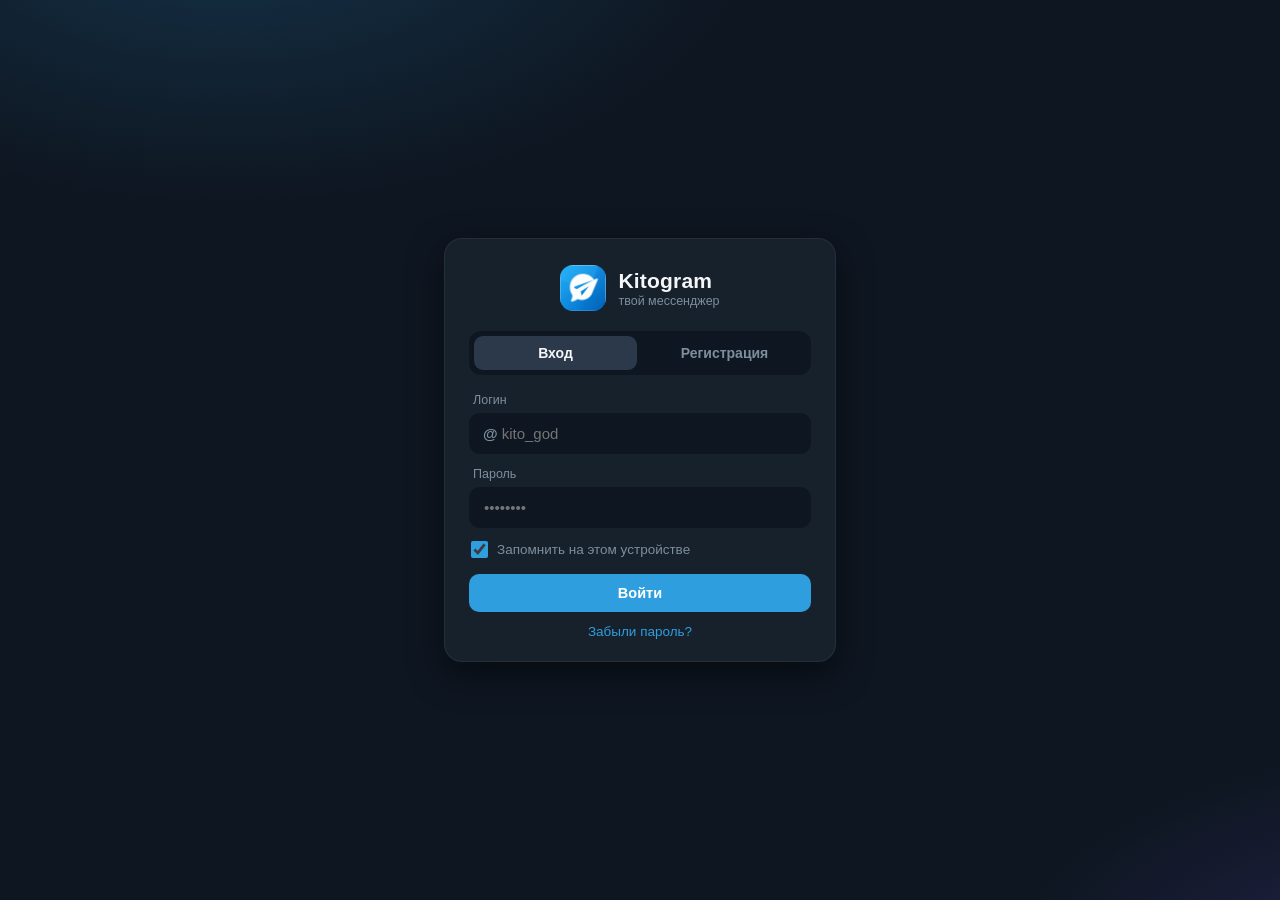
<file: index.html>
<!DOCTYPE html>
<html lang="ru">
<head>
<meta charset="UTF-8">
<meta name="viewport" content="width=device-width, initial-scale=1, maximum-scale=1, viewport-fit=cover">
<meta name="theme-color" content="#17212b">
<meta name="color-scheme" content="dark light">
<meta name="description" content="Kitogram — мессенджер с глубокой персонализацией: живые обложки профиля, анимированные аватарки, рамки и темы.">
<title>Kitogram</title>
<link rel="manifest" href="manifest.json">
<link rel="icon" type="image/png" href="icons/icon-192.png">
<link rel="apple-touch-icon" href="icons/apple-touch-icon.png">
<meta name="apple-mobile-web-app-capable" content="yes">
<meta name="apple-mobile-web-app-status-bar-style" content="black-translucent">
<meta name="apple-mobile-web-app-title" content="Kitogram">
<link rel="stylesheet" href="style.css">
</head>
<body>

<!-- ================= Иконки ================= -->
<svg class="sprite" xmlns="http://www.w3.org/2000/svg" aria-hidden="true">
  <symbol id="i-menu" viewBox="0 0 24 24"><path d="M3 6h18M3 12h18M3 18h18"/></symbol>
  <symbol id="i-search" viewBox="0 0 24 24"><circle cx="11" cy="11" r="7"/><path d="M20 20l-3.6-3.6"/></symbol>
  <symbol id="i-plus" viewBox="0 0 24 24"><path d="M12 5v14M5 12h14"/></symbol>
  <symbol id="i-back" viewBox="0 0 24 24"><path d="M15 5l-7 7 7 7"/></symbol>
  <symbol id="i-dots" viewBox="0 0 24 24"><circle cx="12" cy="5" r="1.6" fill="currentColor" stroke="none"/><circle cx="12" cy="12" r="1.6" fill="currentColor" stroke="none"/><circle cx="12" cy="19" r="1.6" fill="currentColor" stroke="none"/></symbol>
  <symbol id="i-clip" viewBox="0 0 24 24"><path d="M21 12.5l-8.6 8.6a5 5 0 0 1-7.1-7.1l8.6-8.6a3.3 3.3 0 1 1 4.7 4.7l-8.6 8.6a1.7 1.7 0 1 1-2.4-2.4l7.9-7.9"/></symbol>
  <symbol id="i-send" viewBox="0 0 24 24"><path d="M22 2L11 13"/><path d="M22 2l-7 20-4-9-9-4 20-7z"/></symbol>
  <symbol id="i-mic" viewBox="0 0 24 24"><rect x="9" y="2" width="6" height="12" rx="3"/><path d="M5 11v1a7 7 0 0 0 14 0v-1M12 19v3M8 22h8"/></symbol>
  <symbol id="i-trash" viewBox="0 0 24 24"><path d="M3 6h18M8 6V4h8v2M6 6l1 15h10l1-15M10 11v6M14 11v6"/></symbol>
  <symbol id="i-stop" viewBox="0 0 24 24"><rect x="6.5" y="6.5" width="11" height="11" rx="2.5" fill="currentColor" stroke="none"/></symbol>
  <symbol id="i-camera" viewBox="0 0 24 24"><path d="M4 8h3l2-3h6l2 3h3v12H4z"/><circle cx="12" cy="14" r="3.4"/></symbol>
  <symbol id="i-photo" viewBox="0 0 24 24"><rect x="3" y="4" width="18" height="16" rx="2.5"/><circle cx="8.5" cy="9.5" r="1.5"/><path d="M21 16.5l-5.5-5.5L6 21"/></symbol>
  <symbol id="i-close" viewBox="0 0 24 24"><path d="M6 6l12 12M18 6L6 18"/></symbol>
  <symbol id="i-reply" viewBox="0 0 24 24"><path d="M9 7l-6 5 6 5"/><path d="M3 12h10a8 8 0 0 1 8 8"/></symbol>
  <symbol id="i-forward" viewBox="0 0 24 24"><path d="M15 7l6 5-6 5"/><path d="M21 12H11a8 8 0 0 0-8 8"/></symbol>
  <symbol id="i-heart" viewBox="0 0 24 24"><path d="M12 21s-7.3-4.7-9.4-9.2A5.3 5.3 0 0 1 12 6.1a5.3 5.3 0 0 1 9.4 5.7C19.3 16.3 12 21 12 21z"/></symbol>
  <symbol id="i-copy" viewBox="0 0 24 24"><rect x="9" y="9" width="11" height="11" rx="2"/><path d="M5 15V6a2 2 0 0 1 2-2h9"/></symbol>
  <symbol id="i-eye-off" viewBox="0 0 24 24"><path d="M3 3l18 18"/><path d="M10.6 6.3A9.7 9.7 0 0 1 12 6c6 0 9 6 9 6a17.7 17.7 0 0 1-3.1 3.8"/><path d="M6.7 6.7C4 8.4 3 12 3 12s3 6 9 6a9.4 9.4 0 0 0 3.9-.8"/></symbol>
  <symbol id="i-users" viewBox="0 0 24 24"><circle cx="9" cy="8" r="3.5"/><path d="M2.5 20a6.5 6.5 0 0 1 13 0"/><path d="M16 4.7a3.5 3.5 0 0 1 0 6.6"/><path d="M17.6 14.2A6.5 6.5 0 0 1 21.5 20"/></symbol>
  <symbol id="i-settings" viewBox="0 0 24 24"><path d="M4 7h9M19 7h1M4 17h1M11 17h9"/><circle cx="16" cy="7" r="2.3"/><circle cx="8" cy="17" r="2.3"/></symbol>
  <symbol id="i-logout" viewBox="0 0 24 24"><path d="M15 4h4v16h-4"/><path d="M10 8l-4 4 4 4"/><path d="M6 12h9"/></symbol>
  <symbol id="i-play" viewBox="0 0 24 24"><path d="M8 5l11 7-11 7V5z" fill="currentColor" stroke="none"/></symbol>
  <symbol id="i-download" viewBox="0 0 24 24"><path d="M12 4v11M7 11l5 5 5-5M5 20h14"/></symbol>
  <symbol id="i-info" viewBox="0 0 24 24"><circle cx="12" cy="12" r="9"/><path d="M12 11v6M12 7.5v.1"/></symbol>
  <symbol id="i-video" viewBox="0 0 24 24"><rect x="2.5" y="6" width="13" height="12" rx="3"/><path d="M15.5 11l6-3.5v9L15.5 13z"/></symbol>
  <symbol id="i-chevron" viewBox="0 0 24 24"><path d="M9 5l7 7-7 7"/></symbol>
  <symbol id="i-check" viewBox="0 0 24 24"><path d="M4 12l5 5L20 6"/></symbol>
  <symbol id="i-pin" viewBox="0 0 24 24"><path d="M9 3h6l-1 6 4 4v2H6v-2l4-4-1-6z"/><path d="M12 15v6"/></symbol>
  <symbol id="i-bell-off" viewBox="0 0 24 24"><path d="M3 3l18 18"/><path d="M18 15V10a6 6 0 0 0-9.3-5.1"/><path d="M6 9v6l-2 3h13"/><path d="M9.5 21a3 3 0 0 0 5 0"/></symbol>
  <symbol id="i-palette" viewBox="0 0 24 24"><path d="M12 3a9 9 0 1 0 0 18c1.4 0 2-.9 2-1.8 0-1.6-1.7-1.7-1.7-3.2 0-1 .8-1.7 1.9-1.7H16a5 5 0 0 0 5-5c0-3.6-4-6.3-9-6.3z"/><circle cx="7.5" cy="11" r="1.2" fill="currentColor" stroke="none"/><circle cx="11" cy="7.5" r="1.2" fill="currentColor" stroke="none"/><circle cx="15.5" cy="8.5" r="1.2" fill="currentColor" stroke="none"/></symbol>
  <symbol id="i-sparkles" viewBox="0 0 24 24"><path d="M12 3l1.7 4.6L18 9.3l-4.3 1.7L12 15.6l-1.7-4.6L6 9.3l4.3-1.7L12 3z"/><path d="M18.5 15l.9 2.4 2.4.9-2.4.9-.9 2.4-.9-2.4-2.4-.9 2.4-.9.9-2.4z"/></symbol>
  <symbol id="i-cover" viewBox="0 0 24 24"><rect x="3" y="5" width="18" height="14" rx="3"/><path d="M3 14l4.5-4 5 4.5L16 11l5 4"/><circle cx="8" cy="9" r="1.3"/></symbol>
  <symbol id="i-lock" viewBox="0 0 24 24"><rect x="4" y="10" width="16" height="11" rx="3"/><path d="M8 10V7a4 4 0 0 1 8 0v3"/><path d="M12 15v2"/></symbol>
  <symbol id="i-key" viewBox="0 0 24 24"><circle cx="8" cy="12" r="4"/><path d="M12 12h9M17 12v3M20 12v2"/></symbol>
  <symbol id="i-user" viewBox="0 0 24 24"><circle cx="12" cy="8" r="4"/><path d="M4 21a8 8 0 0 1 16 0"/></symbol>
  <symbol id="i-edit" viewBox="0 0 24 24"><path d="M4 20h4l10-10-4-4L4 16v4z"/><path d="M14 6l4 4"/></symbol>
  <symbol id="i-gif" viewBox="0 0 24 24"><rect x="2.5" y="5.5" width="19" height="13" rx="3"/><path d="M9 10.5H7.2a1.7 1.7 0 0 0-1.7 1.7v1.6c0 .9.7 1.7 1.7 1.7H9V14H7.8"/><path d="M12 10.5v5M15 15.5v-5h2.2a1.5 1.5 0 0 1 0 3H15"/></symbol>
  <symbol id="i-moon" viewBox="0 0 24 24"><path d="M20 14.5A8 8 0 0 1 9.5 4a8.2 8.2 0 1 0 10.5 10.5z"/></symbol>
  <symbol id="i-font" viewBox="0 0 24 24"><path d="M5 19L11 5l6 14"/><path d="M7.5 14h7"/></symbol>
  <symbol id="i-wall" viewBox="0 0 24 24"><rect x="3" y="4" width="18" height="16" rx="3"/><path d="M3 15l4-3.5 4 3.5 3-2.5 7 5.5"/></symbol>
</svg>

<!-- ================= Заставка ================= -->
<div id="splash" class="splash">
  <img class="splash-logo" src="icons/icon-192.png" alt="Kitogram">
  <div class="splash-name">Kitogram</div>
  <div class="splash-spinner"></div>
  <div class="splash-note" id="splash-note"></div>
</div>

<!-- ================= Вход / Регистрация ================= -->
<div id="auth-screen" class="login-screen hidden">
  <div class="login-card auth-card">
    <div class="brand">
      <img class="brand-logo" src="icons/icon-192.png" alt="">
      <div class="brand-text">
        <h1>Kitogram</h1>
        <p>твой мессенджер</p>
      </div>
    </div>

    <div class="auth-tabs" role="tablist">
      <button type="button" class="auth-tab active" data-auth-tab="login" role="tab">Вход</button>
      <button type="button" class="auth-tab" data-auth-tab="register" role="tab">Регистрация</button>
    </div>

    <!-- Вход -->
    <form id="auth-form-login" class="auth-form" novalidate>
      <label class="field">
        <span>Логин</span>
        <span class="login-input"><b>@</b><input id="li-login" type="text" autocomplete="username" spellcheck="false" maxlength="24" placeholder="kito_god" required></span>
      </label>
      <label class="field">
        <span>Пароль</span>
        <input id="li-pass" type="password" autocomplete="current-password" maxlength="64" placeholder="••••••••" required>
      </label>
      <label class="checkbox">
        <input type="checkbox" id="li-remember" checked>
        <span>Запомнить на этом устройстве</span>
      </label>
      <button type="submit" class="btn btn-primary btn-block" id="li-submit">Войти</button>
      <button type="button" class="link-btn" id="li-forgot">Забыли пароль?</button>
      <p class="login-error hidden" id="li-error"></p>
    </form>

    <!-- Регистрация -->
    <form id="auth-form-register" class="auth-form hidden" novalidate>
      <div class="reg-avatar-row">
        <button type="button" class="login-avatar-btn" id="rg-avatar-btn" title="Аватар (фото или GIF)">
          <img id="rg-avatar" alt="">
          <span class="login-cam"><svg class="ic"><use href="#i-camera"/></svg></span>
        </button>
        <input type="file" id="rg-avatar-file" accept="image/*" hidden>
      </div>
      <label class="field">
        <span>Имя</span>
        <input id="rg-name" type="text" maxlength="32" placeholder="Как вас показывать" autocomplete="nickname">
      </label>
      <label class="field">
        <span>Логин</span>
        <span class="login-input"><b>@</b><input id="rg-login" type="text" autocomplete="username" spellcheck="false" maxlength="24" placeholder="kito_god" required></span>
      </label>
      <label class="field">
        <span>Пароль</span>
        <input id="rg-pass" type="password" autocomplete="new-password" maxlength="64" placeholder="минимум 6 символов" required>
      </label>
      <label class="field">
        <span>Повторите пароль</span>
        <input id="rg-pass2" type="password" autocomplete="new-password" maxlength="64" placeholder="ещё раз" required>
      </label>
      <button type="submit" class="btn btn-primary btn-block" id="rg-submit">Создать аккаунт</button>
      <p class="login-note">Логин: латиница, цифры, <b>_ . -</b> — от 3 до 24 символов. Один символ <b>@</b> добавляется автоматически.</p>
      <p class="login-error hidden" id="rg-error"></p>
    </form>

    <!-- Восстановление пароля -->
    <form id="auth-form-recover" class="auth-form hidden" novalidate>
      <p class="login-note" style="text-align:left;margin:0 0 14px">Введите логин, код восстановления (он был выдан при регистрации и всегда доступен в настройках) и новый пароль.</p>
      <label class="field"><span>Логин</span><span class="login-input"><b>@</b><input id="rc-login" type="text" spellcheck="false" maxlength="24" required></span></label>
      <label class="field"><span>Код восстановления</span><input id="rc-code" type="text" spellcheck="false" maxlength="24" placeholder="KITO-XXXX-XXXX" required></label>
      <label class="field"><span>Новый пароль</span><input id="rc-pass" type="password" maxlength="64" required></label>
      <button type="submit" class="btn btn-primary btn-block" id="rc-submit">Сменить пароль</button>
      <button type="button" class="link-btn" id="rc-back">← Назад ко входу</button>
      <p class="login-error hidden" id="rc-error"></p>
    </form>
  </div>
</div>

<!-- ================= Приложение ================= -->
<div id="app" class="app hidden">
  <aside class="sidebar" id="sidebar">
    <div class="sidebar-head">
      <button class="icon-btn" id="open-menu" title="Меню" aria-label="Меню"><svg class="ic"><use href="#i-menu"/></svg></button>
      <div class="search-box">
        <svg class="ic search-ic"><use href="#i-search"/></svg>
        <input id="chat-search" type="text" placeholder="Поиск" autocomplete="off" spellcheck="false">
      </div>
      <button class="icon-btn" id="new-chat" title="Новый чат" aria-label="Новый чат"><svg class="ic"><use href="#i-plus"/></svg></button>
    </div>
    <div class="list-scroll">
      <div id="chat-list" class="chat-list"></div>
      <div id="search-results" class="search-results hidden"></div>
    </div>
    <div class="sidebar-foot"><span id="net-status" class="net-status">подключение…</span></div>
  </aside>

  <main class="chat-window" id="chat-window">
    <header class="chat-head">
      <button class="icon-btn back-btn" id="mobile-back" title="Назад" aria-label="Назад"><svg class="ic"><use href="#i-back"/></svg></button>
      <button class="chat-peer hidden" id="chat-peer" type="button">
        <span class="peer-avatar"><img id="chat-avatar" class="avatar avatar-md" alt=""></span>
        <span class="chat-peer-text">
          <span id="chat-title">Kitogram</span>
          <span id="chat-sub">выберите чат</span>
        </span>
      </button>
      <div class="chat-placeholder" id="chat-placeholder">
        <span class="chat-placeholder-logo"><img src="icons/icon-192.png" alt=""></span>
        <span>Kitogram</span>
      </div>
      <button class="icon-btn hidden" id="chat-menu" title="Информация" aria-label="Информация"><svg class="ic"><use href="#i-dots"/></svg></button>
    </header>

    <div id="typing-bar" class="typing-bar" aria-live="polite"></div>
    <div id="messages" class="messages"></div>

    <div id="chat-empty" class="chat-empty">
      <div class="chat-empty-inner">
        <img src="icons/icon-192.png" alt="" class="chat-empty-logo">
        <h2>Добро пожаловать в Kitogram</h2>
        <p>Выберите чат слева или нажмите «+», чтобы найти собеседника.</p>
      </div>
    </div>

    <div id="composer-area" class="composer-area hidden">
      <div id="preview-bar" class="preview-bar hidden"></div>
      <form id="composer" class="composer" autocomplete="off">
        <button type="button" class="icon-btn" id="attach-btn" title="Вложение" aria-label="Вложение"><svg class="ic"><use href="#i-clip"/></svg></button>
        <textarea id="message-input" rows="1" placeholder="Сообщение" autocomplete="off"></textarea>
        <button type="submit" class="send-btn" id="send-btn" title="Отправить" aria-label="Отправить"><svg class="ic"><use href="#i-send"/></svg></button>
      </form>
      <div id="record-bar" class="record-bar hidden">
        <button type="button" class="icon-btn danger" id="record-cancel" title="Отменить"><svg class="ic"><use href="#i-trash"/></svg></button>
        <span class="rec-dot"></span>
        <span id="record-time">00:00</span>
        <span class="record-hint" id="record-hint">Идёт запись…</span>
        <button type="button" class="send-btn" id="record-stop" title="Отправить"><svg class="ic"><use href="#i-send"/></svg></button>
      </div>
    </div>

    <video id="cam-preview" class="cam-preview hidden" autoplay muted playsinline></video>
  </main>
</div>

<!-- ================= Меню ================= -->
<div id="drawer" class="drawer hidden">
  <div class="drawer-backdrop" data-close></div>
  <aside class="drawer-panel">
    <button class="drawer-profile" id="drawer-profile-btn" type="button">
      <span class="drawer-avatar" id="my-avatar-wrap"><img id="my-avatar" class="avatar avatar-lg" alt=""></span>
      <span class="drawer-profile-text">
        <span id="my-name" class="drawer-name">…</span>
        <span id="my-username" class="drawer-user">@…</span>
        <span id="my-badge" class="drawer-badge"></span>
      </span>
      <svg class="ic"><use href="#i-chevron"/></svg>
    </button>
    <button class="drawer-item" id="menu-profile"><svg class="ic"><use href="#i-edit"/></svg>Оформить профиль</button>
    <button class="drawer-item" id="menu-settings"><svg class="ic"><use href="#i-palette"/></svg>Оформление и настройки</button>
    <button class="drawer-item" id="menu-new-chat"><svg class="ic"><use href="#i-plus"/></svg>Новый чат</button>
    <button class="drawer-item" id="menu-new-group"><svg class="ic"><use href="#i-users"/></svg>Создать группу</button>
    <button class="drawer-item" id="menu-global"><svg class="ic"><use href="#i-info"/></svg>Общий чат</button>
    <div class="drawer-spacer"></div>
    <div class="drawer-version">Kitogram <span id="app-version">4.0</span></div>
    <button class="drawer-item danger" id="menu-logout"><svg class="ic"><use href="#i-logout"/></svg>Выйти из аккаунта</button>
  </aside>
</div>

<!-- ================= Редактор профиля ================= -->
<div class="modal hidden" id="profile-modal">
  <div class="modal-card modal-wide">
    <div class="modal-head">
      <div class="modal-title">Оформление профиля</div>
      <button class="icon-btn" data-close type="button" aria-label="Закрыть"><svg class="ic"><use href="#i-close"/></svg></button>
    </div>
    <div class="modal-body">
      <div class="cover-editor" id="pe-cover">
        <div class="cover-media" id="pe-cover-media"></div>
        <div class="cover-tint" id="pe-tint"></div>
        <div class="cover-tools">
          <button type="button" class="chip" id="pe-cover-btn"><svg class="ic"><use href="#i-cover"/></svg>Фон</button>
          <label class="chip switch"><input type="checkbox" id="pe-cover-blur"><span>Блюр</span></label>
          <label class="chip range">Затемнение <input type="range" id="pe-cover-dim" min="0" max="80" value="20"></label>
          <button type="button" class="chip" id="pe-cover-clear">Убрать</button>
        </div>
        <div class="cover-presets" id="pe-cover-presets"></div>
        <div class="pe-avatar-wrap">
          <span class="frame frame-none" id="pe-frame">
            <button type="button" class="pe-avatar-btn" id="pe-avatar-btn" title="Сменить аватар">
              <img id="pe-avatar" class="avatar" alt="">
            </button>
          </span>
          <span class="pe-avatar-hint">фото / GIF</span>
        </div>
        <input type="file" id="pe-cover-file" accept="image/*,video/*" hidden>
        <input type="file" id="pe-avatar-file" accept="image/*" hidden>
      </div>

      <div class="pe-grid">
        <label class="field"><span>Имя</span><input id="pe-name" type="text" maxlength="32" placeholder="Ваше имя"></label>
        <label class="field"><span>Статус</span><input id="pe-status" type="text" maxlength="48" placeholder="например, на связи 24/7"></label>
      </div>
      <label class="field"><span>О себе</span><textarea id="pe-bio" rows="2" maxlength="160" placeholder="Пара слов о себе"></textarea></label>

      <div class="pe-grid">
        <label class="field"><span>Рамка аватарки</span>
          <select id="pe-frame-select">
            <option value="none">Без рамки</option>
            <option value="ring">Неон</option>
            <option value="aurora">Аврора</option>
            <option value="pulse">Пульс</option>
            <option value="orbit">Орбита</option>
            <option value="spark">Искры</option>
          </select>
        </label>
        <label class="field"><span>Бейдж</span>
          <select id="pe-badge">
            <option value="">Нет</option>
            <option>🔥</option><option>💎</option><option>👑</option><option>🎧</option>
            <option>🚀</option><option>🌙</option><option>⚡</option><option>🖤</option>
            <option>🦊</option><option>🍀</option><option>🎮</option><option>✨</option>
          </select>
        </label>
      </div>

      <div class="pe-grid">
        <label class="field-row"><span>Градиент имени</span><input type="checkbox" id="pe-grad-on"></label>
        <label class="field-row"><span>Цвет имени</span><input type="color" id="pe-color" value="#2f9ede"></label>
      </div>
      <div class="pe-grid" id="pe-grad-row">
        <label class="field-row"><span>Градиент от</span><input type="color" id="pe-grad-a" value="#2f9ede"></label>
        <label class="field-row"><span>до</span><input type="color" id="pe-grad-b" value="#a855f7"></label>
      </div>

      <div class="pe-secret">
        <div class="field-title">Код восстановления</div>
        <div class="pe-code-row">
          <code id="pe-recovery">••••</code>
          <button type="button" class="mini-btn" id="pe-recovery-show">Показать</button>
        </div>
        <p class="pe-hint">С ним можно сменить пароль, если забудете. Никому не показывайте.</p>
      </div>
    </div>
    <div class="modal-actions">
      <button class="btn btn-ghost" data-close type="button">Отмена</button>
      <button class="btn btn-primary" id="profile-save" type="button">Сохранить</button>
    </div>
  </div>
</div>

<!-- ================= Профиль пользователя ================= -->
<div class="modal hidden" id="card-modal">
  <div class="modal-card profile-card">
    <div class="pc-cover" id="card-cover"></div>
    <button class="icon-btn pc-close" data-close type="button" aria-label="Закрыть"><svg class="ic"><use href="#i-close"/></svg></button>
    <div class="pc-body">
      <div class="pc-avatar-wrap" id="card-avatar-wrap"><img class="avatar" id="card-avatar" alt=""></div>
      <div class="pc-name" id="card-name"></div>
      <div class="pc-login" id="card-login"></div>
      <div class="pc-status" id="card-status"></div>
      <div class="pc-bio" id="card-bio"></div>
      <div class="pc-badges" id="card-badges"></div>
      <div class="info-block" id="card-lines"></div>
      <div class="pc-actions" id="card-actions"></div>
    </div>
  </div>
</div>

<!-- ================= Оформление и настройки ================= -->
<div class="modal hidden" id="settings-modal">
  <div class="modal-card modal-wide">
    <div class="modal-head">
      <div class="modal-title">Оформление</div>
      <button class="icon-btn" data-close type="button" aria-label="Закрыть"><svg class="ic"><use href="#i-close"/></svg></button>
    </div>
    <div class="modal-body">
      <div class="field-title">Акцент интерфейса</div>
      <div class="swatches" id="set-accent"></div>

      <div class="pe-grid">
        <label class="field"><span>Тема</span>
          <select id="set-theme">
            <option value="dark">Тёмная</option>
            <option value="light">Светлая</option>
          </select>
        </label>
        <label class="field"><span>Форма пузырей</span>
          <select id="set-bubble">
            <option value="rounded">Скруглённые</option>
            <option value="soft">Мягкие</option>
            <option value="sharp">Острые</option>
          </select>
        </label>
      </div>

      <label class="field-row range-row"><span>Размер шрифта</span><input type="range" id="set-font" min="13" max="19" step="1" value="15"></label>

      <div class="field-title">Обои чата</div>
      <div class="wall-row">
        <button type="button" class="chip" id="set-wall-file"><svg class="ic"><use href="#i-wall"/></svg>Своя картинка / GIF</button>
        <button type="button" class="chip" id="set-wall-clear">Без обоев</button>
        <label class="chip range">Затемнение <input type="range" id="set-wall-dim" min="0" max="80" value="35"></label>
      </div>
      <div class="wall-presets" id="set-wall-presets"></div>
      <input type="file" id="set-wall-input" accept="image/*" hidden>

      <div class="field-title">Поведение</div>
      <label class="switch-row"><span>Звук новых сообщений</span><input type="checkbox" id="set-sound" checked></label>
      <label class="switch-row"><span>Скрывать «печатает…» от других</span><input type="checkbox" id="set-typing-hidden"></label>
      <label class="switch-row"><span>Анимации и эффекты</span><input type="checkbox" id="set-effects" checked></label>

      <div class="field-title">Данные</div>
      <div class="wall-row">
        <button type="button" class="chip" id="set-export"><svg class="ic"><use href="#i-download"/></svg>Скачать users.txt</button>
        <button type="button" class="chip danger" id="set-reset"><svg class="ic"><use href="#i-trash"/></svg>Сбросить всю базу</button>
      </div>
      <p class="pe-hint">users.txt — текстовый список аккаунтов Kitogram (логины и пароли) для восстановления доступа. Тот же файл автоматически обновляется в GitHub-репозитории (нужен токен с правом contents:write — он хранится только в этом браузере).</p>
      <label class="field"><span>GitHub-токен (для users.txt)</span><input id="set-gh-token" type="password" placeholder="ghp_… — необязательно" autocomplete="off" spellcheck="false"></label>
      <div class="wall-row" style="margin-top:0">
        <button type="button" class="chip" id="set-gh-save"><svg class="ic"><use href="#i-key"/></svg>Сохранить токен</button>
        <button type="button" class="chip" id="set-gh-push"><svg class="ic"><use href="#i-sparkles"/></svg>Отправить users.txt в GitHub</button>
      </div>
    </div>
    <div class="modal-actions">
      <button class="btn btn-primary" data-close type="button">Готово</button>
    </div>
  </div>
</div>

<!-- ================= Новый чат ================= -->
<div class="modal hidden" id="newchat-modal">
  <div class="modal-card">
    <div class="modal-head">
      <div class="modal-title">Новый чат</div>
      <button class="icon-btn" data-close type="button" aria-label="Закрыть"><svg class="ic"><use href="#i-close"/></svg></button>
    </div>
    <div class="modal-body">
      <div class="search-box modal-search">
        <svg class="ic search-ic"><use href="#i-search"/></svg>
        <input id="newchat-search" type="text" placeholder="Поиск по логину или имени" autocomplete="off" spellcheck="false">
      </div>
      <div id="newchat-list" class="user-list"></div>
      <button class="btn btn-secondary btn-block" id="newchat-create-group" type="button">
        <svg class="ic"><use href="#i-users"/></svg>Создать группу
      </button>
    </div>
  </div>
</div>

<!-- ================= Создание группы ================= -->
<div class="modal hidden" id="group-modal">
  <div class="modal-card">
    <div class="modal-head">
      <div class="modal-title">Создать группу</div>
      <button class="icon-btn" data-close type="button" aria-label="Закрыть"><svg class="ic"><use href="#i-close"/></svg></button>
    </div>
    <div class="modal-body">
      <div class="group-head">
        <button type="button" class="group-avatar-btn" id="new-group-avatar-btn" title="Фото группы">
          <img id="new-group-avatar" class="avatar avatar-lg" alt="">
          <span class="profile-cam"><svg class="ic"><use href="#i-camera"/></svg></span>
        </button>
        <input type="file" id="new-group-avatar-file" accept="image/*" hidden>
        <label class="field group-name-field"><span>Название</span><input id="new-group-name" type="text" maxlength="50" placeholder="Например, Друзья"></label>
      </div>
      <div class="field-title">Участники</div>
      <div id="new-group-members" class="member-list"></div>
    </div>
    <div class="modal-actions">
      <button class="btn btn-ghost" data-close type="button">Отмена</button>
      <button class="btn btn-primary" id="create-group-btn" type="button">Создать</button>
    </div>
  </div>
</div>

<!-- ================= Информация о группе ================= -->
<div class="modal hidden" id="info-modal">
  <div class="modal-card">
    <div class="modal-head">
      <div class="modal-title" id="info-title">Информация</div>
      <button class="icon-btn" data-close type="button" aria-label="Закрыть"><svg class="ic"><use href="#i-close"/></svg></button>
    </div>
    <div class="modal-body" id="info-body"></div>
  </div>
</div>
<input type="file" id="group-avatar-file" accept="image/*" hidden>

<!-- ================= Пересылка ================= -->
<div class="modal hidden" id="forward-modal">
  <div class="modal-card">
    <div class="modal-head">
      <div class="modal-title">Переслать в…</div>
      <button class="icon-btn" data-close type="button" aria-label="Закрыть"><svg class="ic"><use href="#i-close"/></svg></button>
    </div>
    <div class="modal-body">
      <div class="search-box modal-search">
        <svg class="ic search-ic"><use href="#i-search"/></svg>
        <input id="forward-search" type="text" placeholder="Куда переслать?" autocomplete="off" spellcheck="false">
      </div>
      <div id="forward-list" class="chat-list"></div>
    </div>
  </div>
</div>

<!-- ================= Просмотр медиа ================= -->
<div class="modal hidden" id="image-modal">
  <div class="viewer">
    <img id="image-view" alt="Изображение">
    <div class="viewer-actions">
      <a class="icon-btn" id="image-download" download="kitogram-image.jpg" title="Скачать"><svg class="ic"><use href="#i-download"/></svg></a>
      <button class="icon-btn" data-close type="button" title="Закрыть"><svg class="ic"><use href="#i-close"/></svg></button>
    </div>
  </div>
</div>

<div class="modal hidden" id="video-modal">
  <div class="viewer">
    <video id="video-view" controls playsinline></video>
    <div class="viewer-actions">
      <button class="icon-btn" data-close type="button" title="Закрыть"><svg class="ic"><use href="#i-close"/></svg></button>
    </div>
  </div>
</div>

<!-- ================= Поповеры ================= -->
<div id="attach-menu" class="popover hidden">
  <button class="popover-item" data-attach="photo" type="button"><svg class="ic"><use href="#i-photo"/></svg>Фото</button>
  <button class="popover-item" data-attach="voice" type="button"><svg class="ic"><use href="#i-mic"/></svg>Голосовое</button>
  <button class="popover-item" data-attach="circle" type="button"><svg class="ic"><use href="#i-video"/></svg>Кружок</button>
</div>

<div id="ctx-menu" class="popover hidden"></div>

<input type="file" id="file-input" accept="image/*" hidden>
<div id="toasts" class="toasts"></div>

<script src="js/core.js" defer></script>
<script src="js/viewer.js" defer></script>
<script src="js/data.js" defer></script>
<script src="js/auth.js" defer></script>
<script src="js/ui.js" defer></script>
<script src="js/messages.js" defer></script>
<script src="js/groups.js" defer></script>
<script src="js/settings.js" defer></script>
<script src="js/people.js" defer></script>
<script src="js/newchat.js" defer></script>
<script src="js/profile.js" defer></script>
<script src="js/boot.js" defer></script>
</body>
</html>
</file>
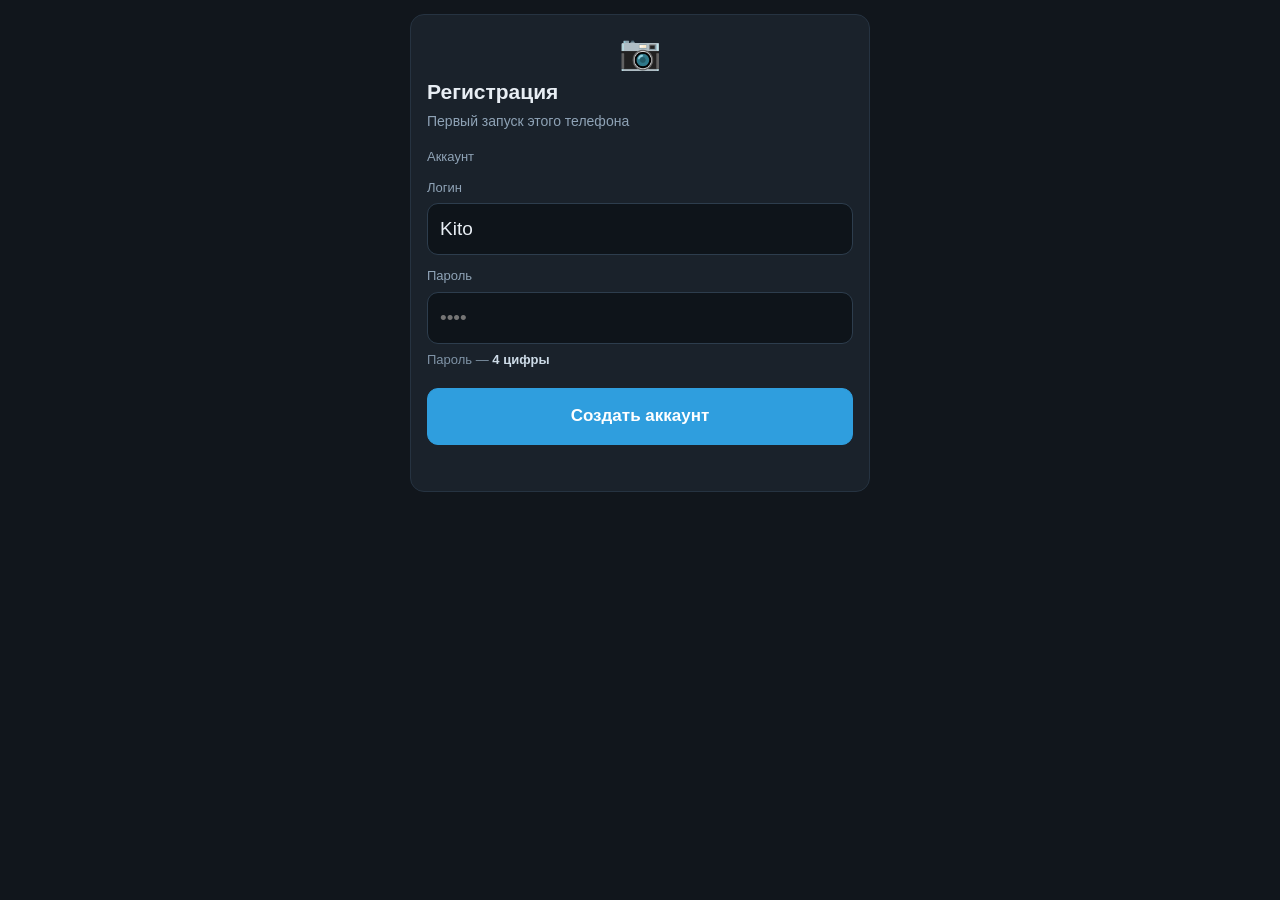
<file: photo/index.html>
<!DOCTYPE html>
<html lang="ru">
<head>
<meta charset="utf-8">
<meta name="viewport" content="width=device-width,initial-scale=1">
<meta name="theme-color" content="#11161c">
<meta name="robots" content="noindex,nofollow">
<title>Kito Фото</title>
<!--
  Kito Фото — минимальный фотобанк для кнопочного телефона.
  Один файл, без библиотек, без сборки. Работает даже в старых браузерах (ES5).

  Как это устроено:
    photo/auth        — единственный аккаунт (логин Kito, пароль 4 цифры, хранится хешем)
    photo/list/<id>   — сами фото (base64)
    photo/thumb/<id>  — маленькие превью для сетки
  Всё лежит в Firebase Realtime Database. Чтобы переехать на свою базу,
  поменяйте одну строку ниже: DB = 'https://ваша-база.firebaseio.com'.
-->
<style>
  *{box-sizing:border-box;-webkit-tap-highlight-color:transparent}
  html,body{margin:0;padding:0}
  body{
    background:#11161c;color:#e8eef4;
    font:16px/1.45 -apple-system,BlinkMacSystemFont,"Segoe UI",Roboto,Arial,sans-serif;
    padding:14px 12px 40px;
  }
  .hidden{display:none !important}
  .card{background:#1a222b;border:1px solid #263341;border-radius:14px;padding:18px 16px;max-width:460px;margin:0 auto}
  h1{font-size:21px;margin:6px 0 4px;font-weight:700}
  .logo{font-size:34px;line-height:1;text-align:center;margin:2px 0 8px}
  .sub{color:#8fa3b6;font-size:14px;margin:0 0 16px}
  label{display:block;font-size:13px;color:#8fa3b6;margin:12px 0 6px}
  input[type=password],input[type=text]{
    width:100%;padding:14px 12px;font-size:19px;border-radius:11px;
    border:1px solid #2d3d4d;background:#0e141a;color:#e8eef4;outline:none
  }
  input:focus{border-color:#2f9ede}
  input[readonly]{color:#93a6b8}
  .hint{font-size:13px;color:#7f93a6;margin-top:7px}
  .hint b{color:#cddbe7}
  button{font:inherit;cursor:pointer;border-radius:11px;border:1px solid #2d3d4d;background:#232f3b;color:#e8eef4}
  .big{width:100%;padding:15px;font-size:17px;font-weight:600;background:#2f9ede;border-color:#2f9ede;color:#fff;margin-top:18px}
  .big:active{background:#2586bf}
  .big[disabled]{opacity:.55}
  .err{color:#ff8a80;font-size:14px;margin-top:10px;min-height:18px}
  .ok{color:#7bd88f}
  /* ---- приложение ---- */
  .top{max-width:640px;margin:0 auto 12px;display:flex;align-items:center;justify-content:space-between;gap:10px}
  .top h1{font-size:18px;margin:0}
  .top .count{color:#8fa3b6;font-weight:400;font-size:15px}
  .who{color:#7bd88f;font-weight:600;font-size:15px}
  .top-right{display:flex;align-items:center;gap:8px;white-space:nowrap}
  .idle{font-size:12px;color:#63788c}
  .accs{display:flex;flex-wrap:wrap;gap:8px}
  .acc{
    flex:1;min-width:104px;padding:12px 10px;border-radius:11px;text-align:center;
    border:1px solid #2d3d4d;background:#0e141a;color:#cddbe7;font-size:15px;font-weight:600
  }
  .acc small{display:block;font-size:12px;font-weight:400;color:#7f93a6;margin-top:3px}
  .acc.on{border-color:#2f9ede;background:#16232e;color:#fff}
  .acc.free{border-style:dashed;color:#8fa3b6}
  .idle.soon{color:#ffb74d}
  .link{background:none;border:0;color:#7f93a6;font-size:14px;padding:6px 2px;text-decoration:underline}
  .wrap{max-width:640px;margin:0 auto}
  .upload{
    display:block;text-align:center;padding:22px 14px;border-radius:14px;
    border:2px dashed #2f9ede;background:#16212b;color:#cfe3f2;
    font-size:18px;font-weight:600;margin-bottom:14px
  }
  .upload:active{background:#1d2c38}
  .upload span{display:block;font-size:13px;font-weight:400;color:#8fa3b6;margin-top:5px}
  #pick{display:none}
  .filters{display:flex;gap:6px;margin:0 0 12px}
  .filters .f{flex:1;padding:9px 4px;font-size:14px;background:#16202a;border-color:#263341;color:#9fb4c7}
  .filters .f.on{background:#2f9ede;border-color:#2f9ede;color:#fff;font-weight:600}
  .prog{font-size:14px;color:#9fb4c7;margin:0 0 12px;min-height:20px}
  .bar{height:6px;background:#22303d;border-radius:4px;overflow:hidden;margin-bottom:12px}
  .bar i{display:block;height:100%;width:0;background:#2f9ede;transition:width .2s}
  .grid{display:flex;flex-wrap:wrap;gap:10px;margin:0 -2px}
  .tile{
    width:calc(50% - 5px);background:#1a222b;border:1px solid #263341;
    border-radius:12px;overflow:hidden;display:flex;flex-direction:column
  }
  .ph{
    display:block;width:100%;height:130px;background:#0e141a;border:0;padding:0;
    overflow:hidden;position:relative
  }
  .ph img{width:100%;height:100%;object-fit:cover;display:block}
  .ph .no{position:absolute;top:0;left:0;right:0;bottom:0;display:flex;align-items:center;justify-content:center;font-size:30px;color:#3d5164}
  .ph .play{position:absolute;top:0;left:0;right:0;bottom:0;display:flex;align-items:center;justify-content:center;font-size:34px;color:#2f9ede}
  .ph .badge{
    position:absolute;left:6px;bottom:6px;background:rgba(0,0,0,.66);color:#dbe7f1;
    font-size:11px;padding:2px 7px;border-radius:6px;letter-spacing:.02em
  }
  .modal .body video{max-width:100%;max-height:100%;display:block;background:#000}
  .meta{padding:8px 9px 0;font-size:12px;color:#8fa3b6;line-height:1.35;word-break:break-all}
  .meta b{display:block;color:#dbe7f1;font-size:13px;font-weight:600;margin-bottom:2px}
  .acts{display:flex;gap:6px;padding:8px 9px 9px}
  .acts button{flex:1;padding:9px 4px;font-size:13px}
  .acts .del{color:#ff9d95;border-color:#4a2b2b;background:#241a1a}
  .empty{text-align:center;color:#7f93a6;padding:26px 10px;font-size:15px}
  .foot{max-width:640px;margin:20px auto 0;display:flex;flex-wrap:wrap;gap:8px}
  .foot button{flex:1;padding:12px 8px;font-size:14px;min-width:120px}
  .foot .danger{color:#ff9d95;border-color:#4a2b2b;background:#241a1a}
  .note{max-width:640px;margin:16px auto 0;font-size:12px;color:#63788c;line-height:1.5}
  /* ---- просмотр ---- */
  .modal{position:fixed;top:0;left:0;right:0;bottom:0;background:#0b0f13;z-index:50;display:flex;flex-direction:column}
  .modal .head{padding:10px 12px;display:flex;justify-content:space-between;align-items:center;border-bottom:1px solid #1e2833}
  .modal .head b{font-size:14px;font-weight:600}
  .modal .body{flex:1;overflow:auto;display:flex;align-items:center;justify-content:center;padding:8px}
  .modal .body img{max-width:100%;max-height:100%;display:block}
  .modal .foot2{padding:10px 12px;display:flex;gap:8px;border-top:1px solid #1e2833}
  .modal .foot2 button{flex:1;padding:13px;font-size:15px}
  #qr{text-align:center;padding:14px}
  #qr img{width:190px;height:190px;background:#fff;padding:6px;border-radius:10px}
  .toast{
    position:fixed;left:50%;bottom:18px;transform:translateX(-50%);max-width:calc(100% - 24px);
    background:#243442;border:1px solid #33475b;color:#e8eef4;padding:11px 15px;border-radius:11px;
    font-size:14px;z-index:80;box-shadow:0 6px 22px rgba(0,0,0,.45)
  }
  @media(min-width:520px){ .tile{width:calc(33.33% - 7px)} .ph{height:150px} }
</style>
</head>
<body>

<!-- ---------- 1. заставка ---------- -->
<div id="boot" class="card">Подключаюсь…</div>

<!-- ---------- 2. вход (первое окно) ---------- -->
<div id="auth" class="card hidden">
  <div class="logo">📷</div>
  <h1 id="auth-title">Вход</h1>
  <p class="sub" id="auth-sub">Выберите аккаунт</p>

  <label>Аккаунт</label>
  <div class="accs" id="accs"></div>

  <div id="key-login" class="hidden">
    <label>Логин</label>
    <input id="login" type="text" value="Kito" readonly>
  </div>

  <label>Пароль</label>
  <input id="pass" type="password" inputmode="numeric" maxlength="4" placeholder="••••" autocomplete="current-password">
  <div class="hint">Пароль — <b>4 цифры</b></div>

  <button id="auth-go" class="big">Войти</button>
  <div id="auth-err" class="err"></div>
</div>

<!-- ---------- 3. приложение ---------- -->
<div id="app" class="hidden">
  <div class="top">
    <h1>Фото <span class="who" id="who"></span> <span class="count" id="count"></span></h1>
    <div class="top-right">
      <span class="idle" id="idle"></span>
      <button class="link" id="logout">Выйти</button>
    </div>
  </div>
  <div class="wrap">
    <label class="upload" for="pick">＋ Загрузить фото или видео<span>можно сразу несколько</span></label>
    <input id="pick" type="file" accept="image/*,video/*" multiple>
    <div class="filters" id="filters">
      <button type="button" class="f on" data-f="all">Всё</button>
      <button type="button" class="f" data-f="image">Фото</button>
      <button type="button" class="f" data-f="video">Видео</button>
    </div>
    <div class="note" id="vlimit" style="margin:-4px 0 12px">Видео — до ~7,5 МБ (примерно 15–30 секунд с телефона). Больше не влезет.</div>
    <div class="prog" id="prog"></div>
    <div class="bar hidden" id="barwrap"><i id="bar"></i></div>
    <div class="grid" id="grid"></div>
    <div class="empty hidden" id="empty">Пока пусто.<br>Нажмите «Загрузить фото».</div>
    <div class="foot">
      <button id="all-dl">Скачать все</button>
      <button class="danger" id="all-del">Удалить все</button>
      <button id="qr-btn">Адрес сайта</button>
    </div>
    <div class="note">
      Фото лежат на сервере, пока вы их не удалите. Скачали — удалите, чтобы не копились.
      Файлы хранятся в открытом виде: не загружайте сюда паспорт и документы.
    </div>
  </div>
</div>

<script>
(function () {
  'use strict';

  /* ==================== настройки ==================== */
  var DB = 'https://messenger-2e22b-default-rtdb.firebaseio.com';

  /* Аккаунты. Каждый полностью независим: свои фото, свои превью, свой сеанс.
     photo/acc/<логин>                    — сам аккаунт (соль + хеш пароля)
     photo/list/<логин>/<id>              — фото этого аккаунта
     photo/thumb/<логин>/<id>             — превью для сетки
     photo/list/<id>, photo/thumb/<id>    — старые фото аккаунта Kito (схема «один аккаунт») */
  var ACCS = 'photo/acc';
  var LIST = 'photo/list';
  var THUMB = 'photo/thumb';
  var SESS = 'kf_sess';            // «запомнить на этом телефоне»
  var MAXB64 = 5200000;            // ~3.9 МБ в бинарном виде, выше — сжимаем
  var MAX_VIDEO_B64 = 10400000;    // ~7.8 МБ — предел для видео (браузер режет до 8 МБ)
  var MAX_VIDEO_SEC = 60;          // длиннее — подскажем, что не влезет

  var $ = function (id) { return document.getElementById(id); };
  var state = {
    items: [], busy: false, account: null, login: '',
    accounts: [], accountsRaw: null, legacyAcc: null,
    pick: '', savedLogin: '', filter: 'all'
  };

  /* ветка фото конкретного аккаунта; для Kito учитываем ещё и старую схему */
  function listPath(login, id) {
    var base = LIST + '/' + login + (id ? '/' + id : '');
    return base;
  }
  function thumbPath(login, id) {
    return THUMB + '/' + login + (id ? '/' + id : '');
  }
  var LEGACY_OWNERS = { kito: true };   // старые фото без подпапки принадлежат Kito
  function isLegacyOwner(login) { return !!LEGACY_OWNERS[String(login || '').toLowerCase()]; }

  /* ==================== сеть ==================== */
  function xhr(method, path, body, cb) {
    var x = new XMLHttpRequest();
    try { x.open(method, DB + '/' + path + '.json', true); } catch (e) { return cb(e); }
    x.setRequestHeader('Content-Type', 'application/json');
    x.onreadystatechange = function () {
      if (x.readyState !== 4) return;
      if (x.status >= 200 && x.status < 300) {
        var d = null;
        try { d = x.responseText ? JSON.parse(x.responseText) : null; } catch (e) {}
        cb(null, d);
      } else if (x.status === 0) {
        cb(new Error('нет связи с сервером'));
      } else {
        cb(new Error('сервер ответил ' + x.status));
      }
    };
    x.onerror = function () { cb(new Error('нет связи с сервером')); };
    try { x.send(body === undefined ? null : JSON.stringify(body)); } catch (e) { cb(e); }
  }

  /* ==================== sha-256 (без библиотек) ==================== */
  function sha256(ascii) {
    function rr(v, a) { return (v >>> a) | (v << (32 - a)); }
    var i, j, pw = Math.pow, maxWord = pw(2, 32), result = '', words = [];
    var bitLen = ascii.length * 8;
    var hash = sha256.h = sha256.h || [];
    var k = sha256.k = sha256.k || [];
    var pc = k.length, isComp = {};
    if (!pc) {
      for (var c = 2; pc < 64; c++) {
        if (!isComp[c]) {
          for (i = 0; i < 313; i += c) isComp[i] = c;
          hash[pc] = (pw(c, 0.5) * maxWord) | 0;
          k[pc++] = (pw(c, 1 / 3) * maxWord) | 0;
        }
      }
    }
    ascii += '\x80';
    while (ascii.length % 64 - 56) ascii += '\x00';
    for (i = 0; i < ascii.length; i++) {
      j = ascii.charCodeAt(i);
      words[i >> 2] |= (j & 255) << ((3 - i) % 4) * 8;
    }
    words[words.length] = (bitLen / maxWord) | 0;
    words[words.length] = bitLen;

    for (j = 0; j < words.length;) {
      var w = words.slice(j, j += 16);
      var old = hash;
      hash = hash.slice(0, 8);
      for (i = 0; i < 64; i++) {
        var w15 = w[i - 15], w2 = w[i - 2];
        var a = hash[0], e = hash[4];
        var t1 = hash[7] + (rr(e, 6) ^ rr(e, 11) ^ rr(e, 25)) +
                 ((e & hash[5]) ^ ((~e) & hash[6])) + k[i] +
                 (w[i] = (i < 16) ? w[i] : (
                   w[i - 16] + (rr(w15, 7) ^ rr(w15, 18) ^ (w15 >>> 3)) + w[i - 7] +
                   (rr(w2, 17) ^ rr(w2, 19) ^ (w2 >>> 10))
                 ) | 0);
        var t2 = (rr(a, 2) ^ rr(a, 13) ^ rr(a, 22)) + ((a & hash[1]) ^ (a & hash[2]) ^ (hash[1] & hash[2]));
        hash = [(t1 + t2) | 0].concat(hash);
        hash[4] = (hash[4] + t1) | 0;
      }
      for (i = 0; i < 8; i++) hash[i] = (hash[i] + old[i]) | 0;
    }
    for (i = 0; i < 8; i++) {
      for (j = 3; j + 1; j--) {
        var b = (hash[i] >> (j * 8)) & 255;
        result += (b < 16 ? '0' : '') + b.toString(16);
      }
    }
    return result;
  }
  function sha(str) {
    try { return sha256(unescape(encodeURIComponent(String(str)))); }
    catch (e) { return sha256(String(str)); }
  }

  /* ==================== мелочи ==================== */
  function toast(msg, ms) {
    var el = document.createElement('div');
    el.className = 'toast';
    el.innerHTML = msg;
    document.body.appendChild(el);
    setTimeout(function () { if (el.parentNode) el.parentNode.removeChild(el); }, ms || 2600);
  }
  function setErr(id, msg) { var el = $(id); if (el) el.textContent = msg || ''; }
  function sizeStr(n) {
    n = Number(n) || 0;
    if (n > 1048576) return (Math.round(n / 104857.6) / 10) + ' МБ';
    if (n > 1024) return Math.round(n / 1024) + ' КБ';
    return n + ' Б';
  }
  function dateStr(ts) {
    try {
      var d = new Date(ts);
      var p = function (v) { return (v < 10 ? '0' : '') + v; };
      return p(d.getDate()) + '.' + p(d.getMonth() + 1) + '.' + d.getFullYear() + ' ' + p(d.getHours()) + ':' + p(d.getMinutes());
    } catch (e) { return ''; }
  }
  function newId() { return 'p' + (new Date().getTime()).toString(36) + Math.random().toString(36).slice(2, 7); }

  /* ==================== аккаунты ==================== */
  var Auth = {
    hash: function (login, pass, salt) {
      return sha('kf$' + salt + '$' + String(login).toLowerCase() + '$' + pass);
    },

    /* все аккаунты сразу: нужен список логинов и счётчики фото */
    loadAll: function (cb) { xhr('GET', ACCS, undefined, cb); },

    register: function (login, pass, cb) {
      var salt = Math.random().toString(36).slice(2, 10);
      var rec = {
        login: login, salt: salt, hash: Auth.hash(login, pass, salt),
        created: new Date().getTime(), schema: 2
      };
      xhr('PUT', ACCS + '/' + login, rec, function (err) {
        if (err) return cb(err);
        state.account = rec;
        state.login = login;
        Auth.remember(rec);
        cb(null, rec);
      });
    },

    login: function (rec, pass, cb) {
      if (rec.hash) {
        if (Auth.hash(rec.login, pass, rec.salt) !== rec.hash) return cb(new Error('Неверный пароль'));
        state.login = rec.login;
      } else {
        /* аккаунт первого формата: без логина внутри, хеш считался от «kito» */
        if (sha('kf$' + rec.salt + '$kito$' + pass) !== rec.hash) return cb(new Error('Неверный пароль'));
        state.login = rec.login || 'kito';
      }
      state.account = rec;
      Auth.remember(rec);
      cb(null, rec);
    },

    remember: function (rec) {
      try { localStorage.setItem(SESS, sha(rec.hash + '|sess')); } catch (e) {}
    },
    remembered: function () {
      try { return localStorage.getItem(SESS) || ''; } catch (e) { return ''; }
    },
    forget: function () { try { localStorage.removeItem(SESS); } catch (e) {} }
  };

  /* ==================== фото ==================== */
  function Photo() {}

  Photo.dataURL = function (file, cb) {
    var r = new FileReader();
    r.onload = function () { cb(null, String(r.result)); };
    r.onerror = function () { cb(new Error('не удалось прочитать файл')); };
    try { r.readAsDataURL(file); } catch (e) { cb(e); }
  };

  /* уменьшенная копия для сетки; если canvas нет или картинка не открылась — просто пропускаем */
  Photo.thumb = function (dataURL, cb) {
    var called = false;
    var done = function (v) { if (called) return; called = true; cb(null, v || ''); };
    /* страховка: если браузер не смог декодировать файл, не зависаем */
    var guard = setTimeout(function () { done(''); }, 4000);
    try {
      var c = document.createElement('canvas');
      if (!c.getContext) { clearTimeout(guard); return done(''); }
      var img = new Image();
      img.onload = function () {
        try {
          var max = 300, w = img.width, h = img.height;
          var sc = Math.min(1, max / Math.max(w, h));
          c.width = Math.max(1, Math.round(w * sc));
          c.height = Math.max(1, Math.round(h * sc));
          c.getContext('2d').drawImage(img, 0, 0, c.width, c.height);
          var out = c.toDataURL('image/jpeg', 0.7).split(',')[1] || '';
          clearTimeout(guard); done(out);
        } catch (e) { clearTimeout(guard); done(''); }
      };
      img.onerror = function () { clearTimeout(guard); done(''); };
      img.src = dataURL;
    } catch (e) { clearTimeout(guard); done(''); }
  };

  /* сжатие, если снимок слишком тяжёлый для базы */
  Photo.shrink = function (dataURL, cb) {
    var called = false;
    var done = function (v) { if (called) return; called = true; cb(null, v || dataURL); };
    var guard = setTimeout(function () { done(dataURL); }, 6000);
    try {
      var c = document.createElement('canvas');
      if (!c.getContext) { clearTimeout(guard); return done(dataURL); }
      var img = new Image();
      img.onload = function () {
        try {
          var max = 2000, w = img.width, h = img.height;
          var sc = Math.min(1, max / Math.max(w, h));
          c.width = Math.round(w * sc);
          c.height = Math.round(h * sc);
          c.getContext('2d').drawImage(img, 0, 0, c.width, c.height);
          clearTimeout(guard); done(c.toDataURL('image/jpeg', 0.82));
        } catch (e) { clearTimeout(guard); done(dataURL); }
      };
      img.onerror = function () { clearTimeout(guard); done(dataURL); };
      img.src = dataURL;
    } catch (e) { clearTimeout(guard); done(dataURL); }
  };

  /* один файл: прочитать -> (сжать) -> отправить -> превью */
  Photo.save = function (name, dataURL, cb) {
    var m = /^data:([^;]+);base64,(.*)$/.exec(dataURL || '');
    if (!m) return cb(new Error('не удалось прочитать файл'));
    var type = m[1], b64 = m[2];
    var login = state.login;
    if (!login) return cb(new Error('сначала войдите'));
    var isVideo = type.indexOf('video/') === 0;

    var go = function (payload, compressed) {
      var id = newId();
      var rec = {
        name: name, type: type, size: Math.round(payload.length * 0.75),
        ts: new Date().getTime(), data: payload, compressed: !!compressed,
        kind: isVideo ? 'video' : 'image'
      };
      xhr('PUT', listPath(login, id), rec, function (err) {
        if (err) return cb(err);
        var item = {
          id: id, name: name, type: type, size: rec.size, ts: rec.ts,
          kind: rec.kind, thumb: '', compressed: !!compressed
        };
        if (isVideo) return cb(null, item);      // у видео превью снимет браузер при просмотре
        Photo.thumb(dataURL, function (e2, th) {
          if (!th) return cb(null, item);
          item.thumb = th;
          xhr('PUT', thumbPath(login, id), { d: th }, function () { cb(null, item); });
        });
      });
    };

    if (isVideo) {
      if (b64.length > MAX_VIDEO_B64) {
        return cb(new Error('видео слишком большое (' + sizeStr(b64.length * 0.75) + '), предел ~7,5 МБ'));
      }
      return go(b64, false);
    }
    if (b64.length > MAXB64) {
      Photo.shrink(dataURL, function (e2, small) {
        var mm = /^data:([^;]+);base64,(.*)$/.exec(small || '');
        if (!mm) return cb(new Error('файл слишком большой'));
        if (mm[2].length > MAXB64) return cb(new Error('файл слишком большой (' + sizeStr(b64.length * 0.75) + ')'));
        type = mm[1];
        go(mm[2], true);
      });
    } else {
      go(b64, false);
    }
  };

  Photo.remove = function (id, cb) {
    var login = state.login;
    if (!login) return cb(new Error('сначала войдите'));
    xhr('DELETE', listPath(login, id), undefined, function (err) {
      xhr('DELETE', thumbPath(login, id), undefined, function () { cb(err); });
    });
  };

  Photo.fetch = function (id, cb) {
    var login = state.login;
    if (!login) return cb(new Error('сначала войдите'));
    xhr('GET', listPath(login, id), undefined, cb);
  };

  /* ==================== отрисовка ==================== */
  function show(id) {
    ['boot', 'auth', 'app'].forEach(function (k) { $(k).classList.add('hidden'); });
    if (id) $(id).classList.remove('hidden');
  }

  function renderGrid() {
    var grid = $('grid');
    var all = state.items.slice();
    var items = all.filter(function (x) {
      if (state.filter === 'image') return x.kind !== 'video';
      if (state.filter === 'video') return x.kind === 'video';
      return true;
    }).sort(function (a, b) { return (b.ts || 0) - (a.ts || 0); });
    /* кнопки фильтра активны только если в них есть смысл */
    var fbox = $('filters');
    if (fbox) {
      var vids = 0;
      all.forEach(function (x) { if (x.kind === 'video') vids++; });
      fbox.className = all.length ? 'filters' : 'filters hidden';
      var btns = fbox.querySelectorAll('.f');
      for (var bi = 0; bi < btns.length; bi++) {
        var f = btns[bi].getAttribute('data-f');
        btns[bi].className = 'f' + (f === state.filter ? ' on' : '');
        btns[bi].disabled = (f === 'video' && !vids);
      }
    }
    var iv = 0;
    items.forEach(function (x) { if (x.kind === 'video') iv++; });
    $('count').textContent = items.length
      ? '· ' + (items.length - iv) + ' фото' + (iv ? ' · ' + iv + ' видео' : '')
      : '';
    $('empty').className = items.length ? 'empty hidden' : 'empty';
    if (!items.length && all.length) {
      $('empty').innerHTML = state.filter === 'video'
        ? 'Видео пока нет.<br><span class="note">Нажмите «Загрузить фото или видео» — видео тоже подойдёт.</span>'
        : 'Фото пока нет.';
    } else {
      $('empty').innerHTML = 'Пока пусто.<br>Нажмите «Загрузить фото или видео».';
    }
    grid.innerHTML = '';
    items.forEach(function (it) {
      var tile = document.createElement('div');
      tile.className = 'tile';

      var ph = document.createElement('button');
      ph.className = 'ph';
      ph.type = 'button';
      if (it.thumb) {
        var im = document.createElement('img');
        im.alt = '';
        im.src = 'data:image/jpeg;base64,' + it.thumb;
        ph.appendChild(im);
      } else if (it.kind === 'video') {
        var vp = document.createElement('span');
        vp.className = 'play';
        vp.textContent = '▶';
        ph.appendChild(vp);
      } else {
        var no = document.createElement('span');
        no.className = 'no';
        no.textContent = '🖼';
        ph.appendChild(no);
      }
      if (it.kind === 'video') {
        var badge = document.createElement('span');
        badge.className = 'badge';
        badge.textContent = 'видео';
        ph.appendChild(badge);
      }
      ph.addEventListener('click', function () { openViewer(it.id); });

      var meta = document.createElement('div');
      meta.className = 'meta';
      var b = document.createElement('b');
      b.textContent = it.name || 'фото';
      meta.appendChild(b);
      meta.appendChild(document.createTextNode(sizeStr(it.size) + ' · ' + dateStr(it.ts) + (it.compressed ? ' · сжато' : '')));

      var acts = document.createElement('div');
      acts.className = 'acts';
      var dl = document.createElement('button');
      dl.type = 'button';
      dl.textContent = 'Скачать';
      dl.addEventListener('click', function () { download(it.id); });
      var del = document.createElement('button');
      del.type = 'button';
      del.className = 'del';
      del.textContent = 'Удалить';
      del.addEventListener('click', function () { removeOne(it); });
      acts.appendChild(dl);
      acts.appendChild(del);

      tile.appendChild(ph);
      tile.appendChild(meta);
      tile.appendChild(acts);
      grid.appendChild(tile);
    });
  }

  function loadList(cb) {
    var login = state.login;
    if (!login) { if (cb) cb(null, []); return; }

    /* Для списка нужны только имя, тип, размер и дата — сами байты видео
       (до 8 МБ на файл) не скачиваем, иначе страница повиснет.
       Поэтому берём узел с ?shallow=false но без поля data: Firebase отдаёт
       всё сразу, а мы сразу выбрасываем data, экономя память. */
    xhr('GET', listPath(login), undefined, function (err, data) {
      if (err) { if (cb) cb(err); return; }
      var legacy = isLegacyOwner(login);
      var finish = function (legacyData) {
        xhr('GET', thumbPath(login), undefined, function (e2, thumbs) {
          var out = [];
          var add = function (src, isLegacy) {
            if (!src || typeof src !== 'object') return;
            Object.keys(src).forEach(function (id) {
              var it = src[id];
              if (!it || typeof it !== 'object') return;
              var kind = it.kind === 'video' || String(it.type || '').indexOf('video/') === 0 ? 'video' : 'image';
              out.push({
                id: id, name: it.name, type: it.type, size: it.size, ts: it.ts,
                kind: kind, legacy: !!isLegacy,
                compressed: !!it.compressed,
                thumb: (thumbs && thumbs[id] && thumbs[id].d) || ''
              });
            });
          };
          add(legacyData, true);
          add(data, false);
          state.items = out;
          renderGrid();
          if (cb) cb(null, out);
        });
      };
      if (!legacy) return finish(null);
      xhr('GET', LIST, undefined, function (e3, all) {
        var mine = {};
        if (all && typeof all === 'object') {
          Object.keys(all).forEach(function (k) {
            var v = all[k];
            if (v && typeof v === 'object' && typeof v.data === 'string') mine[k] = v;
          });
        }
        finish(mine);
      });
    });
  }

  /* ==================== скачивание ==================== */
  function saveFile(name, type, b64) {
    var bin = atob(b64);
    var len = bin.length;
    var u8 = new Uint8Array(len);
    for (var i = 0; i < len; i++) u8[i] = bin.charCodeAt(i);
    var url;
    try {
      url = URL.createObjectURL(new Blob([u8], { type: type || 'image/jpeg' }));
    } catch (e) {
      url = 'data:' + (type || 'image/jpeg') + ';base64,' + b64;
    }
    var a = document.createElement('a');
    a.href = url;
    a.download = name || 'photo.jpg';
    a.rel = 'noopener';
    document.body.appendChild(a);
    a.click();
    setTimeout(function () {
      if (a.parentNode) a.parentNode.removeChild(a);
      try { if (url.indexOf('blob:') === 0) URL.revokeObjectURL(url); } catch (e) {}
    }, 4000);
  }

  function download(id, cb) {
    Photo.fetch(id, function (err, rec) {
      if (err || !rec || !rec.data) { toast('Не удалось скачать — проверьте связь'); if (cb) cb(err); return; }
      saveFile(rec.name, rec.type, rec.data);
      if (cb) cb(null, rec);
    });
  }

  /* ==================== просмотр ==================== */
  var viewer = null;
  function openViewer(id) {
    var it = null;
    state.items.forEach(function (x) { if (x.id === id) it = x; });
    if (!it) return;
    var box = document.createElement('div');
    box.className = 'modal';
    var head = document.createElement('div');
    head.className = 'head';
    var title = document.createElement('b');
    title.textContent = (it.name || 'файл') + (it.kind === 'video' ? ' · видео' : '');
    var close = document.createElement('button');
    close.className = 'link';
    close.textContent = 'Закрыть';
    close.addEventListener('click', function () { document.body.removeChild(box); viewer = null; });
    head.appendChild(title);
    head.appendChild(close);

    var body = document.createElement('div');
    body.className = 'body';
    body.innerHTML = '<span class="note">Загружаю…</span>';

    var foot = document.createElement('div');
    foot.className = 'foot2';
    var b1 = document.createElement('button');
    b1.textContent = 'Скачать';
    b1.addEventListener('click', function () { download(id); });
    var b2 = document.createElement('button');
    b2.className = 'danger';
    b2.textContent = 'Удалить';
    b2.addEventListener('click', function () { removeOne(it, function () { if (box.parentNode) document.body.removeChild(box); viewer = null; }); });
    foot.appendChild(b1);
    foot.appendChild(b2);

    box.appendChild(head);
    box.appendChild(body);
    box.appendChild(foot);
    document.body.appendChild(box);
    viewer = box;

    Photo.fetch(id, function (err, rec) {
      body.innerHTML = '';
      if (err || !rec || !rec.data) {
        var e = document.createElement('div');
        e.className = 'note';
        e.textContent = 'Не удалось открыть файл.';
        body.appendChild(e);
        return;
      }
      var src = 'data:' + (rec.type || 'image/jpeg') + ';base64,' + rec.data;
      var isVideo = rec.kind === 'video' || String(rec.type || '').indexOf('video/') === 0;

      if (isVideo) {
        var v = document.createElement('video');
        v.src = src;
        v.controls = true;
        v.autoplay = true;
        v.playsInline = true;
        v.setAttribute('playsinline', 'playsinline');
        v.setAttribute('webkit-playsinline', 'webkit-playsinline');
        v.setAttribute('preload', 'metadata');
        var vErr = document.createElement('div');
        vErr.className = 'note';
        vErr.textContent = 'Этот браузер не умеет проигрывать видео — нажмите «Скачать».';
        vErr.style.display = 'none';
        v.onerror = function () { vErr.style.display = 'block'; };
        body.appendChild(v);
        body.appendChild(vErr);
        try { var p = v.play(); if (p && p.catch) p.catch(function () {}); } catch (e2) {}
      } else {
        var im = document.createElement('img');
        im.alt = it.name || '';
        im.src = src;
        body.appendChild(im);
      }
    });
  }

  /* ==================== загрузка нескольких ==================== */
  function uploadFiles(files) {
    if (state.busy) { toast('Подождите, идёт загрузка'); return; }
    var list = [];
    for (var i = 0; i < files.length; i++) list.push(files[i]);
    if (!list.length) return;
    state.busy = true;
    $('barwrap').classList.remove('hidden');
    $('bar').style.width = '0%';

    var i = 0, ok = 0, fail = [];
    var step = function () {
      if (i >= list.length) return finish();
      var f = list[i];
      var isVid = String(f.type || '').indexOf('video/') === 0;
      $('prog').textContent = 'Загружаю ' + (i + 1) + ' из ' + list.length + ' · ' + (f.name || (isVid ? 'видео' : 'фото'));
      $('bar').style.width = Math.round((i / list.length) * 100) + '%';
      Photo.dataURL(f, function (e, dataURL) {
        if (e) { fail.push(f.name); i++; return step(); }
        Photo.save(f.name || (String(f.type || '').indexOf('video/') === 0 ? 'видео' : 'фото'), dataURL, function (e2, item) {
          if (e2) { fail.push((f.name || 'файл') + ' (' + e2.message + ')'); }
          else { ok++; state.items.push(item); renderGrid(); }
          i++;
          step();
        });
      });
    };
    var finish = function () {
      state.busy = false;
      $('bar').style.width = '100%';
      $('prog').innerHTML = ok
        ? '<span class="ok">Загружено: ' + ok + (fail.length ? ', с ошибкой: ' + fail.length : '') + '</span>'
        : 'Не получилось: ' + fail.join(', ');
      setTimeout(function () {
        $('barwrap').classList.add('hidden');
        $('prog').textContent = '';
      }, 1800);
      loadList();
    };
    step();
  }

  function removeOne(it, cb) {
    var ask = 'Удалить «' + (it.name || 'фото') + '» с сервера?\nВосстановить не получится.';
    if (!confirm(ask)) return;
    Photo.remove(it.id, function (err) {
      if (err) { toast('Не удалось удалить'); return; }
      state.items = state.items.filter(function (x) { return x.id !== it.id; });
      renderGrid();
      toast('Удалено');
      if (cb) cb();
    });
  }

  /* ==================== вход в приложение ==================== */
  function enterApp(fresh) {
    show('app');
    Idle.start(fresh !== false);
    $('who').textContent = '@' + state.login;
    loadList();
  }

  function logout(auto) {
    Auth.forget();
    Idle.stop();
    /* аккаунт НЕ забываем: иначе следующий вход создал бы запись заново
       и любой пароль подошёл бы (перезапись photo/auth) */
    state.items = [];
    $('pass').value = '';
    show('auth');
    setErr('auth-err', '');
    /* показываем выбор аккаунта, но пароль нужен заново */
    Auth.loadAll(function (err, all) {
      state.accounts = accountsList(all);
      if (!state.accounts.length) return renderAuth('empty');
      renderAuth('login');
    });
    $('auth-title').textContent = 'Вход';
    $('auth-sub').textContent = auto
      ? 'Сеанс завершён: без нажатий ' + Idle.phrase()
      : 'Выберите аккаунт';
    $('auth-go').textContent = 'Войти';
  }

  /* ==================== автовыход по бездействию ====================
     Если 15 минут не нажата ни одна кнопка — аккаунт закрывается.
     Отсчёт переживает перезагрузку страницы: время последнего нажатия
     лежит в localStorage, поэтому «закрыл вкладку и вернулся через час»
     тоже требует пароль. */
  var IDLE_KEY = 'kf_last';
  var Idle = {
    timeout: 15 * 60 * 1000,   // 15 минут
    warnAt: 60 * 1000,         // предупреждение за минуту
    on: false,
    last: 0,
    warned: false,
    tick: null,

    read: function () {
      try { return Number(localStorage.getItem(IDLE_KEY) || 0) || 0; } catch (e) { return 0; }
    },
    write: function (ts) {
      try { localStorage.setItem(IDLE_KEY, String(ts)); } catch (e) {}
    },

    start: function (fresh) {
      Idle.on = true;
      Idle.warned = false;
      Idle.last = fresh ? new Date().getTime() : (Idle.read() || new Date().getTime());
      Idle.write(Idle.last);
      Idle.paint();
      if (Idle.tick) clearInterval(Idle.tick);
      Idle.tick = setInterval(Idle.check, 1000);
    },

    stop: function () {
      Idle.on = false;
      if (Idle.tick) { clearInterval(Idle.tick); Idle.tick = null; }
      try { localStorage.removeItem(IDLE_KEY); } catch (e) {}
      var el = $('idle');
      if (el) { el.textContent = ''; el.className = 'idle'; }
    },

    /* любое нажатие продлевает сеанс */
    bump: function () {
      if (!Idle.on) return;
      Idle.last = new Date().getTime();
      Idle.warned = false;
      Idle.write(Idle.last);
      Idle.paint();
    },

    left: function () { return Idle.timeout - (new Date().getTime() - Idle.last); },

    phrase: function () {
      var min = Math.round(Idle.timeout / 60000);
      return min >= 1 ? min + ' мин' : Math.round(Idle.timeout / 1000) + ' сек';
    },

    paint: function () {
      var el = $('idle');
      if (!el) return;
      var ms = Idle.left();
      if (ms < 0) ms = 0;
      var sec = Math.ceil(ms / 1000);
      var m = Math.floor(sec / 60), r = sec % 60;
      el.textContent = '⏱ ' + m + ':' + (r < 10 ? '0' : '') + r;
      el.className = 'idle' + (ms <= Idle.warnAt ? ' soon' : '');
    },

    check: function () {
      if (!Idle.on) return;
      var ms = Idle.left();
      if (ms <= 0) { Idle.expire(); return; }
      if (ms <= Idle.warnAt && !Idle.warned) {
        Idle.warned = true;
        toast('Через минуту выйдем из аккаунта — нажмите любую кнопку', 5000);
      }
      Idle.paint();
    },

    expire: function () {
      Idle.stop();
      logout(true);
    }
  };

  /* ==================== реестр аккаунтов ==================== */
  var PRESET = [{ login: 'Kito', pass: '0506' }, { login: 'Sokoll', pass: '0000' }];

  /* из узла photo/acc делаем понятный список */
  function accountsList(raw) {
    var out = [];
    var seen = {};
    if (raw === undefined) raw = state.accountsRaw;
    if (raw && typeof raw === 'object') {
      Object.keys(raw).forEach(function (k) {
        var v = raw[k];
        if (!v || typeof v !== 'object') return;
        var login = String(v.login || k);
        if (seen[login]) return;
        seen[login] = 1;
        out.push({ login: login, rec: v, key: k });
      });
    }
    /* старый единственный аккаунт (photo/auth) — тоже Kito */
    if (state.legacyAcc && !seen['Kito']) {
      out.push({ login: 'Kito', rec: state.legacyAcc, key: 'Kito', legacy: true });
    }
    out.sort(function (a, b) { return a.login.localeCompare(b.login); });
    return out;
  }

  function countPhotos(login, cb) {
    xhr('GET', listPath(login), undefined, function (err, d) {
      var n = 0;
      if (d && typeof d === 'object') {
        Object.keys(d).forEach(function (k) { if (d[k] && typeof d[k] === 'object' && typeof d[k].data === 'string') n++; });
      }
      if (isLegacyOwner(login)) {
        xhr('GET', LIST, undefined, function (e2, all) {
          if (all && typeof all === 'object') {
            Object.keys(all).forEach(function (k) {
              var v = all[k];
              if (v && typeof v === 'object' && typeof v.data === 'string') n++;
            });
          }
          cb(n);
        });
      } else cb(n);
    });
  }

  /* как выглядит форма: 'choose' — выбрать аккаунт, 'keyLogin' — ввести логин, 'register' — пароль */
  function renderAuth(mode, login) {
    var box = $('accs');
    box.innerHTML = '';
    if (mode === 'keyLogin' || mode === 'loginOf') {
      $('accs').className = 'accs hidden';
      $('key-login').classList.remove('hidden');
      $('login').removeAttribute('readonly');
      $('login').value = login || '';
      if (mode === 'keyLogin') {
        $('auth-sub').textContent = 'Первый запуск этого телефона';
      }
    } else {
      $('accs').className = 'accs';
      $('key-login').classList.add('hidden');
      $('login').setAttribute('readonly', 'readonly');
    }
    if (mode === 'choose' || mode === 'login' || mode === 'empty') {
      state.accounts.forEach(function (a) {
        var b = document.createElement('button');
        b.type = 'button';
        b.className = 'acc' + (a.login === state.pick ? ' on' : '');
        b.setAttribute('data-login', a.login);
        var t = document.createElement('span');
        t.textContent = a.login;
        var sm = document.createElement('small');
        sm.textContent = 'фото: …';
        b.appendChild(t);
        b.appendChild(sm);
        b.addEventListener('click', function () { pickAccount(a.login); });
        box.appendChild(b);
        countPhotos(a.login, function (n) { sm.textContent = 'фото: ' + n; });
      });
      /* всегда можно создать ещё один аккаунт */
      var nb = document.createElement('button');
      nb.type = 'button';
      nb.className = 'acc free' + (state.pick === '' ? ' on' : '');
      nb.textContent = '＋ Другой';
      nb.addEventListener('click', function () { pickAccount(''); });
      box.appendChild(nb);
    }
  }

  function pickAccount(login) {
    state.pick = login;
    var list = state.accounts.slice();
    if (login && !list.some(function (a) { return a.login === login; })) list.push({ login: login, rec: null, key: login });
    state.accounts = list;
    renderAuth('choose');
    $('pass').value = '';
    setErr('auth-err', '');
    $('auth-go').textContent = login ? 'Войти' : 'Создать аккаунт';
    $('auth-title').textContent = login ? 'Вход' : 'Новый аккаунт';
    $('auth-sub').textContent = login ? ('Аккаунт ' + login) : 'Придумайте имя и пароль';
    if (!login) {
      $('login').removeAttribute('readonly');
      $('login').value = '';
      $('key-login').classList.remove('hidden');
      try { $('login').focus(); } catch (e) {}
    } else {
      $('key-login').classList.add('hidden');
      $('login').setAttribute('readonly', 'readonly');
      try { $('pass').focus(); } catch (e) {}
    }
  }

  /* ==================== старт ==================== */
  function boot() {
    var count = 0;
    var ready = function () {
      if (++count < 2) return;
      var all = accountsList(state.accountsRaw);
      state.accounts = all;

      if (!all.length) {
        /* первый запуск на этом телефоне */
        state.pick = '';
        show('auth');
        $('auth-title').textContent = 'Регистрация';
        $('auth-sub').textContent = 'Первый запуск — создайте аккаунт';
        $('auth-go').textContent = 'Создать аккаунт';
        renderAuth('keyLogin');
        try { $('login').value = 'Kito'; } catch (e) {}
        return;
      }

      var mine = null;
      for (var i = 0; i < all.length; i++) {
        if (all[i].login === state.savedLogin) mine = all[i];
      }
      var target = mine || (all.length === 1 ? all[0] : null);
      var remembered = Auth.remembered();
      if (remembered && target && target.rec && remembered === sha(target.rec.hash + '|sess')) {
        var last = Idle.read();
        if (!(last && new Date().getTime() - last > Idle.timeout)) {
          state.login = target.login;
          state.account = target.rec;
          enterApp(false);
          return;
        }
      }

      show('auth');
      $('auth-title').textContent = 'Вход';
      $('auth-sub').textContent = (remembered && Idle.read())
        ? 'Сеанс завершён: без нажатий ' + Idle.phrase()
        : 'Выберите аккаунт';
      $('auth-go').textContent = 'Войти';
      state.pick = state.savedLogin || all[0].login;
      renderAuth('choose');
    };

    try { state.savedLogin = localStorage.getItem('kf_login') || ''; } catch (e) {}

    Auth.loadAll(function (err, all) {
      if (!err && all && typeof all === 'object') state.accountsRaw = all;
      ready();
    });
    xhr('GET', 'photo/auth', undefined, function (err, rec) {
      if (!err && rec && typeof rec === 'object' && rec.hash) state.legacyAcc = rec;
      ready();
    });
  }

  function submitAuth() {
    var pass = $('pass').value;
    setErr('auth-err', '');
    if (!/^\d{4}$/.test(pass)) { setErr('auth-err', 'Пароль — ровно 4 цифры'); $('pass').focus(); return; }
    $('auth-go').disabled = true;
    var done = function (err) {
      $('auth-go').disabled = false;
      if (err) { setErr('auth-err', err.message || 'Ошибка'); return; }
      $('pass').value = '';
      try { localStorage.setItem('kf_login', state.login); } catch (e) {}
      enterApp();
    };

    var pick = state.pick;
    if (!pick) {
      /* новый аккаунт: логин из поля */
      var login = String($('login').value || '').replace(/\s+/g, '');
      if (!/^[A-Za-z0-9_.-]{2,24}$/.test(login)) {
        $('auth-go').disabled = false;
        setErr('auth-err', 'Логин: латиница, цифры, точка, дефис — от 2 до 24');
        return;
      }
      var exists = null;
      state.accounts.forEach(function (a) { if (a.login.toLowerCase() === login.toLowerCase()) exists = a; });
      if (exists) {
        state.pick = exists.login;
        return submitAuth();
      }
      Auth.register(login, pass, done);
      return;
    }

    var target = null;
    state.accounts.forEach(function (a) { if (a.login === pick) target = a; });
    if (target && target.rec) return Auth.login(target.rec, pass, done);

    /* аккаунта ещё нет — если это один из известных, заводим с этим паролем */
    var known = null;
    PRESET.forEach(function (p) { if (p.login.toLowerCase() === String(pick).toLowerCase()) known = p; });
    if (known && pass !== known.pass) { $('auth-go').disabled = false; setErr('auth-err', 'Неверный пароль'); return; }
    Auth.register(pick, pass, done);
  }

  /* ==================== обработчики ==================== */
  /* любое нажатие кнопки/клавиши продлевает сеанс */
  (function () {
    var evs = ['click', 'touchstart', 'keydown', 'submit', 'change'];
    for (var i = 0; i < evs.length; i++) {
      try { document.addEventListener(evs[i], function () { Idle.bump(); }, true); } catch (e) {}
    }
    /* вернулись во вкладку — сразу проверяем, не истекло ли время */
    try {
      document.addEventListener('visibilitychange', function () {
        if (!document.hidden) Idle.check();
      }, false);
    } catch (e) {}
    try { window.addEventListener('focus', function () { Idle.check(); }, false); } catch (e) {}
  })();

  $('auth-go').addEventListener('click', submitAuth);
  $('pass').addEventListener('keydown', function (e) { if (e.keyCode === 13) submitAuth(); });
  $('pass').addEventListener('input', function () { setErr('auth-err', ''); });
  $('logout').addEventListener('click', function () { logout(false); });

  /* фильтр «всё / фото / видео» */
  (function () {
    var box = $('filters');
    if (!box) return;
    box.addEventListener('click', function (e) {
      var b = e.target;
      while (b && b !== box && !b.getAttribute('data-f')) b = b.parentNode;
      if (!b || b === box) return;
      state.filter = b.getAttribute('data-f') || 'all';
      renderGrid();
    });
  })();

  $('pick').addEventListener('change', function (e) {
    var files = e.target.files;
    if (files && files.length) uploadFiles(files);
    try { e.target.value = ''; } catch (err) {}
  });

  /* старые браузеры не умеют перетаскивание, но это не мешает */
  var drop = document.querySelector('.upload');
  if (drop && drop.addEventListener) {
    drop.addEventListener('dragover', function (e) { e.preventDefault(); });
    drop.addEventListener('drop', function (e) {
      e.preventDefault();
      if (e.dataTransfer && e.dataTransfer.files) uploadFiles(e.dataTransfer.files);
    });
  }

  $('all-dl').addEventListener('click', function () {
    var items = state.items.slice();
    if (!items.length) return toast('Пока нечего скачивать');
    if (!confirm('Скачать все фото (' + items.length + ')?\nБраузер может спросить разрешение.')) return;
    var i = 0;
    var next = function () {
      if (i >= items.length) return toast('Готово: ' + items.length);
      var it = items[i++];
      download(it.id, function () { setTimeout(next, 900); });
    };
    next();
  });

  $('all-del').addEventListener('click', function () {
    var items = state.items.slice();
    if (!items.length) return toast('Уже пусто');
    if (!confirm('Удалить ВСЕ фото (' + items.length + ') с сервера?')) return;
    var i = 0;
    var next = function () {
      if (i >= items.length) { state.items = []; renderGrid(); toast('Сервер очищен'); return; }
      var it = items[i++];
      Photo.remove(it.id, function () { $('prog').textContent = 'Удалено ' + i + ' из ' + items.length; next(); });
    };
    next();
  });

  $('qr-btn').addEventListener('click', function () {
    var url = location.href.split('?')[0].split('#')[0];
    var box = document.createElement('div');
    box.className = 'modal';
    box.innerHTML =
      '<div class="head"><b>Адрес сайта</b><button class="link" id="qr-close">Закрыть</button></div>' +
      '<div class="body" style="display:block"><div id="qr">' +
        '<img alt="QR" src="https://api.qrserver.com/v1/create-qr-code/?size=200x200&data=' + encodeURIComponent(url) + '">' +
        '<p class="note" style="font-size:15px;color:#cddbe7;word-break:break-all">' + (url) + '</p>' +
        '<p class="note">Откройте этот адрес на телефоне — или наведите камеру на QR.</p>' +
      '</div></div>';
    document.body.appendChild(box);
    $('qr-close').addEventListener('click', function () { document.body.removeChild(box); });
  });

  /* для тестов и отладки из консоли */
  window.KF = {
    state: state, sha: sha, sha256: sha256, xhr: xhr,
    register: Auth.register, login: Auth.login, hash: Auth.hash,
    upload: Photo.save, remove: Photo.remove, load: loadList,
    download: download, boot: boot, render: renderGrid, idle: Idle,
    accounts: function () { return state.accounts; }, pick: pickAccount, renderAuth: renderAuth
  };

  boot();
})();
</script>
</body>
</html>
</file>
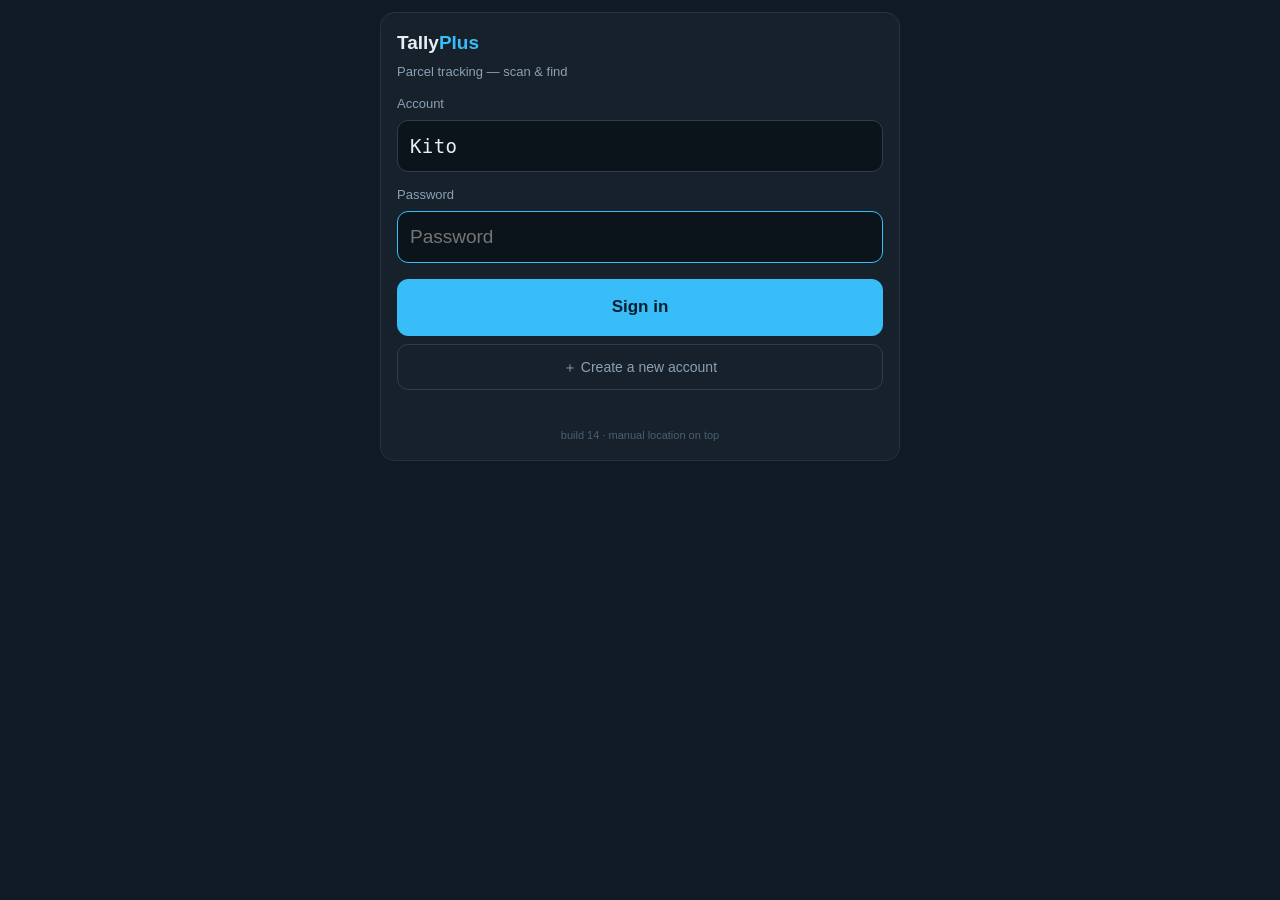
<file: tallyplus/index.html>
<!DOCTYPE html>
<html lang="en">
<head>
<meta charset="utf-8">
<meta name="viewport" content="width=device-width,initial-scale=1,viewport-fit=cover">
<meta name="theme-color" content="#0f1a24">
<meta name="robots" content="noindex,nofollow">
<meta http-equiv="Cache-Control" content="no-cache, no-store, must-revalidate">
<meta http-equiv="Pragma" content="no-cache">
<meta http-equiv="Expires" content="0">
<base target="_top">
<link rel="icon" href="data:,">
<link rel="manifest" href="data:,">
<title>TallyPlus</title>
<!--
  TallyPlus — parcel tracking for warehouse work.
  Single file, no libraries, ES5 only: runs on a PDA scanner and feature phones.

  Shared board: every parcel records who added it. Owners edit/delete their own;
  the admin account (Kito) can edit everyone's. XP + levels + leaderboard.
  Storage: Firebase RTDB REST, node tallyplus/*.
-->
<style>
  *{box-sizing:border-box;-webkit-tap-highlight-color:transparent}
  html,body{margin:0;padding:0}
  body{
    background:#0f1a24;color:#e8eef4;padding:12px 12px 96px;
    font:16px/1.45 -apple-system,BlinkMacSystemFont,"Segoe UI",Roboto,Arial,sans-serif
  }
  .hidden{display:none !important}
  h1{font-size:19px;margin:0;font-weight:700}
  h1 span{color:#38bdf8}
  .card{background:#16212c;border:1px solid #24333f;border-radius:14px;padding:16px;max-width:520px;margin:0 auto}
  label{display:block;font-size:13px;color:#8ba0b3;margin:14px 0 6px}
  input[type=password],input[type=text]{
    width:100%;padding:14px 12px;font-size:19px;border-radius:11px;
    border:1px solid #2d3d4d;background:#0c141b;color:#e8eef4;outline:none
  }
  input:focus{border-color:#38bdf8}
  button{font:inherit;cursor:pointer;border-radius:11px;border:1px solid #2d3d4d;background:#22303c;color:#e8eef4}
  .big{width:100%;padding:15px;font-size:17px;font-weight:600;background:#38bdf8;border-color:#38bdf8;color:#07202d;margin-top:16px}
  .big:active{background:#25a7de}
  .big[disabled]{opacity:.5}
  .ghostbtn{width:100%;padding:12px;font-size:14px;background:none;color:#8ba0b3;margin-top:8px}
  .err{color:#ff8a80;font-size:14px;margin-top:10px;min-height:18px}
  .mono{font-family:ui-monospace,SFMono-Regular,Menlo,Consolas,monospace;letter-spacing:.02em}
  /* ---------- app shell ---------- */
  .wrap{max-width:640px;margin:0 auto}
  .top{display:flex;align-items:flex-start;justify-content:space-between;gap:10px;margin-bottom:10px}
  .who{display:flex;align-items:center;gap:8px}
  .lvl{
    flex:none;width:42px;height:42px;border-radius:11px;background:#16212c;border:1px solid #2b3d4b;
    display:flex;flex-direction:column;align-items:center;justify-content:center;line-height:1.05
  }
  .lvl b{font-size:15px;color:#38bdf8}
  .lvl i{font-size:9px;color:#6b8296;font-style:normal;letter-spacing:.06em}
  .who .nm{font-size:15px;font-weight:600}
  .who .xp{font-size:11px;color:#6b8296}
  .xpbar{height:4px;background:#1b2836;border-radius:3px;margin-top:4px;overflow:hidden;width:120px}
  .xpbar i{display:block;height:100%;background:#38bdf8;width:0}
  .topr{display:flex;gap:6px;align-items:center}
  .topr button{padding:8px 10px;font-size:13px;background:#16212c}
  /* ---------- search ---------- */
  .searchbox{position:relative;margin:0 0 8px}
  .searchbox input{padding-left:38px}
  .searchbox .ic{position:absolute;left:12px;top:50%;transform:translateY(-50%);color:#5f7488;font-size:16px}
  .searchbox .clr{position:absolute;right:6px;top:50%;transform:translateY(-50%);background:none;border:0;color:#7f93a6;font-size:20px;padding:6px 10px}
  .hintbar{font-size:12px;color:#7f93a6;margin:0 0 10px;display:flex;gap:12px;flex-wrap:wrap}
  .hintbar b{color:#ffb74d}
  .stats{font-size:12px;color:#6b8296;margin:0 0 10px}
  /* ---------- rows ---------- */
  .row{background:#16212c;border:1px solid #24333f;border-left-width:5px;border-radius:12px;padding:11px 12px;margin-bottom:9px}
  .row.fresh{border-left-color:#22c55e}
  .row.old{border-left-color:#ef4444}
  .row .l1{display:flex;align-items:baseline;justify-content:space-between;gap:8px}
  .row .sku{font-family:ui-monospace,SFMono-Regular,Menlo,Consolas,monospace;font-size:16px;font-weight:700;letter-spacing:.01em;word-break:break-all}
  .row .warn{color:#ef4444;font-weight:700;font-size:16px;flex:none}
  .row .l2{display:flex;align-items:center;justify-content:space-between;gap:8px;margin-top:5px}
  .row .loc{font-size:14px;color:#9fb4c7;word-break:break-all}
  .row .loc b{color:#dbe7f1;font-weight:600}
  .row .qty{flex:none;background:#0f1a24;border:1px solid #2d3d4d;border-radius:8px;padding:3px 9px;font-size:14px;font-weight:700;color:#38bdf8}
  .row .l3{display:flex;align-items:center;justify-content:space-between;gap:8px;margin-top:8px;font-size:12px;color:#6b8296}
  .row .by{color:#93a6b8}
  .row .by b{color:#cddbe7;font-weight:600}
  .row .acts{display:flex;gap:6px;flex:none}
  .row .acts button{padding:5px 9px;font-size:12px}
  .row .acts .check{color:#6ee7a8;border-color:#254b39;background:#13251d}
  .row .acts .check.locked{color:#4a5a68;border-color:#26343f;background:#131c24}
  .row .acts .edit{color:#8fd2ff;border-color:#25455b;background:#132430}
  .row .acts .del{color:#ff9d95;border-color:#4a2b2b;background:#241a1a}
  .row.flash{animation:flash .9s ease-out 2}
  @keyframes flash{0%{background:#1d3a2b}100%{background:#16212c}}
  .empty{text-align:center;color:#7f93a6;padding:34px 14px;font-size:15px;line-height:1.6}
  .empty b{color:#9fb4c7}
  /* ---------- leaderboard ---------- */
  .lbrow{display:flex;align-items:center;gap:10px;padding:10px 12px;background:#16212c;border:1px solid #24333f;border-radius:11px;margin-bottom:7px}
  .lbrow.me{border-color:#2f6f8f;background:#132430}
  .lbrank{flex:none;width:26px;text-align:center;font-size:14px;font-weight:700;color:#6b8296}
  .lbrow:nth-child(1) .lbrank{color:#ffd54f}
  .lbname{flex:1;font-size:15px;font-weight:600;word-break:break-all}
  .lbname small{display:block;font-weight:400;font-size:11px;color:#6b8296}
  .lbval{flex:none;text-align:right;font-size:15px;font-weight:700;color:#38bdf8}
  .lbval small{display:block;font-weight:400;font-size:11px;color:#6b8296}
  /* ---------- bottom ---------- */
  .bottom{position:fixed;left:0;right:0;bottom:0;padding:10px 12px;background:linear-gradient(to top,#0f1a24 70%,rgba(15,26,36,0));z-index:20}
  .bottom .inner{max-width:640px;margin:0 auto;display:flex;gap:8px}
  .bottom button{flex:1;padding:15px;font-size:17px;font-weight:700}
  .bottom .create{background:#22c55e;border-color:#22c55e;color:#04150b}
  .bottom .create:active{background:#1aa84e}
  .bottom .scan{background:#38bdf8;border-color:#38bdf8;color:#07202d;flex:0 0 auto;padding:15px 18px;font-size:19px}
  /* ---------- modal ---------- */
  .modal{position:fixed;top:0;left:0;right:0;bottom:0;background:rgba(4,10,16,.86);z-index:50;display:flex;align-items:center;justify-content:center;padding:14px;overflow:auto}
  .sheet{background:#16212c;border:1px solid #2b3d4b;border-radius:16px;padding:16px;width:100%;max-width:460px;margin:auto}
  .sheet h2{font-size:17px;margin:0 0 4px}
  .sheet .sub{font-size:13px;color:#8ba0b3;margin:0 0 4px}
  .sheet .row2{display:flex;gap:8px;margin-top:16px}
  .sheet .row2 button{flex:1;padding:13px;font-size:15px}
  .sheet .row2 .ghost{background:none;color:#9fb4c7}
  .sheet .row2 .go{background:#38bdf8;border-color:#38bdf8;color:#07202d;font-weight:700}
  .sheet .row2 .go[disabled]{opacity:.5}
  .sheet .row2 .del{background:#241a1a;border-color:#4a2b2b;color:#ff9d95}
  .kv{display:flex;justify-content:space-between;gap:10px;font-size:14px;padding:7px 0;border-bottom:1px solid #22303c}
  .kv:last-child{border-bottom:0}
  .kv span:first-child{color:#8ba0b3}
  .kv span:last-child{font-weight:600;word-break:break-all;text-align:right}
  .row .acts .one{color:#7dd3fc;font-size:12px}
  .tabs{display:flex;gap:6px;margin:10px 0 12px}
  .tabs button{flex:1;padding:9px 4px;font-size:14px;background:#16202a;color:#9fb4c7}
  .tabs button.on{background:#38bdf8;border-color:#38bdf8;color:#07202d;font-weight:700}
  /* ---------- location picker ---------- */
  .locbox{display:flex;align-items:center;gap:6px;margin:8px 0}
  .locbox input{text-align:center;font-size:22px;padding:12px 6px;letter-spacing:.06em}
  .locsep{font-size:22px;color:#5f7488}
  .locprefix{
    flex:none;font-size:22px;font-weight:700;color:#7bd0ff;letter-spacing:.06em;
    background:#0b1720;border:1px solid #25455b;border-radius:11px;padding:12px 14px
  }
  .abc{display:grid;grid-template-columns:repeat(7,1fr);gap:5px;margin-top:10px}
  .abc button{padding:12px 0;font-size:16px;font-weight:700;background:#132430;border-color:#25455b;color:#8fd2ff}
  .abc button.on{background:#38bdf8;border-color:#38bdf8;color:#07202d}
  .abc button.none{background:#241a1a;border-color:#4a2b2b;color:#ff9d95}
  .locprev{font-size:20px;font-weight:700;text-align:center;color:#38bdf8;margin:6px 0 0;letter-spacing:.04em}
  .locprev small{display:block;font-size:11px;color:#6b8296;letter-spacing:0;font-weight:400}
  /* ---------- режимы ввода локации ---------- */
  .modebox{background:#111c25;border:1px solid #20303d;border-radius:10px;padding:8px 9px 9px;margin:0 0 8px}
  .modehead{font-size:12px;color:#7f97aa;margin-bottom:6px;letter-spacing:0}
  .modehead b{display:inline-block;background:#38bdf8;color:#07202d;font-size:10px;
    padding:1px 6px;border-radius:20px;margin-left:5px;vertical-align:1px}
  .modehead small{display:block;font-size:11px;color:#5f7488;margin-top:2px}
  .big-input{font-size:19px;padding:13px 11px;letter-spacing:.5px}
  .patbtn{width:100%;text-align:left;padding:12px 11px;margin:0 0 8px;font-size:14px;line-height:1.3}
  .patbtn small{display:block;font-size:11px;color:#6b8296;margin-top:3px;font-weight:400}
  .patbtn.on{background:#152734;border-color:#38bdf8;color:#cfeeff}
  /* ---------- toast ---------- */
  .toast{position:fixed;left:50%;bottom:96px;transform:translateX(-50%);max-width:calc(100% - 24px);background:#22303c;border:1px solid #33475b;color:#e8eef4;padding:11px 15px;border-radius:11px;font-size:14px;z-index:90;box-shadow:0 6px 22px rgba(0,0,0,.45);text-align:center}
  .toast.bad{background:#2a1c1c;border-color:#5a3333;color:#ffc9c4}
  .toast.good{background:#13251d;border-color:#2c5c42;color:#b8f5d0}
</style>
</head>
<body>

<!-- ---------- boot ---------- -->
<div id="boot" class="card">Connecting…</div>

<!-- ---------- login ---------- -->
<div id="login" class="card hidden">
  <h1>Tally<span>Plus</span></h1>
  <p style="color:#8ba0b3;font-size:13px;margin:6px 0 0">Parcel tracking — scan &amp; find</p>

  <label>Account</label>
  <input id="lg-user" type="text" value="Kito" placeholder="Kito" class="mono" autocomplete="username">

  <label>Password</label>
  <input id="lg-pass" type="password" placeholder="Password" autocomplete="current-password">

  <button id="lg-go" class="big">Sign in</button>
  <button id="lg-new" class="ghostbtn">＋ Create a new account</button>
  <div id="lg-err" class="err"></div>
  <div id="build" style="font-size:11px;color:#4b5f70;text-align:center;margin-top:10px">build 14 · manual location on top</div>
</div>

<!-- ---------- create account ---------- -->
<div id="newacc" class="card hidden">
  <h1>New <span>account</span></h1>
  <p style="color:#8ba0b3;font-size:13px;margin:6px 0 0">Ask the admin for the access key</p>

  <label>Name</label>
  <input id="na-name" type="text" placeholder="" autocomplete="off" autocapitalize="off" spellcheck="false">

  <label>Password for this account</label>
  <input id="na-pass" type="password" placeholder="Any password" autocomplete="new-password">

  <label>Access key (required)</label>
  <input id="na-master" type="password" placeholder="" autocomplete="off">

  <button id="na-go" class="big">Create account</button>
  <button id="na-back" class="ghostbtn">← Back to sign in</button>
  <div id="na-err" class="err"></div>
</div>

<!-- ---------- app ---------- -->
<div id="app" class="hidden">
  <div class="wrap">
    <div class="top">
      <div class="who">
        <div class="lvl"><b id="me-lvl">1</b><i>LVL</i></div>
        <div>
          <div class="nm" id="me-name">Kito</div>
          <div class="xp" id="me-xp">0 XP</div>
          <div class="xpbar"><i id="me-bar"></i></div>
        </div>
      </div>
      <div class="topr">
        <button id="btn-lb" type="button" title="Leaderboard">🏆</button>
        <button id="logout" type="button" title="Sign out">⎋</button>
      </div>
    </div>

    <div class="searchbox">
      <span class="ic">🔍</span>
      <input id="q" type="text" class="mono" placeholder="Search SKU, location or who added" autocomplete="off">
      <button class="clr hidden" id="q-clr" type="button">✕</button>
    </div>

    <div class="hintbar">
      <span><b>!</b> — older than 5 days</span>
      <span style="color:#22c55e">green — recent</span>
      <span>✔ after 4 days</span>
    </div>
    <div class="stats" id="stats"></div>

    <div id="list"></div>
    <div id="empty" class="empty hidden">
      <b>No parcels yet</b><br>
      Scan one with the PDA or press <b>Create</b> below.
    </div>
    <div id="noresult" class="empty hidden">
      <b>Nothing found</b><br>
      Try the beginning, the end, or a few digits in the middle.
    </div>
  </div>

  <div class="bottom">
    <div class="inner">
      <button class="scan" id="btn-scan" type="button" title="Scan a parcel">⛶</button>
      <button class="create" id="btn-create" type="button">Create</button>
    </div>
  </div>
</div>

<script>
(function () {
  'use strict';

  /* ==================== config ==================== */
  var DB = 'https://messenger-2e22b-default-rtdb.firebaseio.com';
  var ROOT = 'tallyplus';
  var SESS = 'tp_sess';
  var SESS_USER = 'tp_user';

  var OLD_DAYS = 5;              // старше — красный и «!»
  var CHECK_AFTER_DAYS = 4;      // галочка доступна с 4-го дня
  var DAY = 24 * 60 * 60 * 1000;
  var XP_ADD = 10;               // опыт за добавление
  var XP_CHECK = 5;              // опыт за отметку «проверено»
  var ADMIN = 'kito';
  var ABC = 'ABCDEFGHIJKLM';     // буквы локации: A..M

  /* пароль на создание аккаунта; хранится только хеш */
  var MASTER_SALT = 'tp-master';
  /* только хеш: сам пароль в коде не хранится и нигде не выводится */
  var MASTER_HASH = '25fbb424df342e263c9e07c97d3b80b63d1547156232d0ccc4ab3e19ec9966d6';

  /* стартовый аккаунт админа (в коде только соль и хеш пароля) */
  var SEED = {
    login: 'Kito', salt: 'tp7f3a91',
    hash: '431452be51ff412a349a30576173cc936cb402f125f86ee13dcd67afa20bcb77'
  };

  var $ = function (id) { return document.getElementById(id); };
  var esc = function (s) {
    return String(s == null ? '' : s)
      .replace(/&/g, '&amp;').replace(/</g, '&lt;').replace(/>/g, '&gt;')
      .replace(/"/g, '&quot;').replace(/'/g, '&#39;');
  };

  /* ==================== sha-256 (ES5) ==================== */
  function sha256(ascii) {
    function rr(v, a) { return (v >>> a) | (v << (32 - a)); }
    var i, j, pw = Math.pow, maxWord = pw(2, 32), result = '', words = [];
    var bitLen = ascii.length * 8;
    var hash = sha256.h = sha256.h || [];
    var k = sha256.k = sha256.k || [];
    var pc = k.length, isComp = {};
    if (!pc) {
      for (var c = 2; pc < 64; c++) {
        if (!isComp[c]) {
          for (i = 0; i < 313; i += c) isComp[i] = c;
          hash[pc] = (pw(c, 0.5) * maxWord) | 0;
          k[pc++] = (pw(c, 1 / 3) * maxWord) | 0;
        }
      }
    }
    ascii += '\x80';
    while (ascii.length % 64 - 56) ascii += '\x00';
    for (i = 0; i < ascii.length; i++) {
      j = ascii.charCodeAt(i);
      words[i >> 2] |= (j & 255) << ((3 - i) % 4) * 8;
    }
    words[words.length] = (bitLen / maxWord) | 0;
    words[words.length] = bitLen;
    for (j = 0; j < words.length;) {
      var w = words.slice(j, j += 16);
      var old = hash;
      hash = hash.slice(0, 8);
      for (i = 0; i < 64; i++) {
        var w15 = w[i - 15], w2 = w[i - 2];
        var a = hash[0], e = hash[4];
        var t1 = hash[7] + (rr(e, 6) ^ rr(e, 11) ^ rr(e, 25)) +
                 ((e & hash[5]) ^ ((~e) & hash[6])) + k[i] +
                 (w[i] = (i < 16) ? w[i] : (
                   w[i - 16] + (rr(w15, 7) ^ rr(w15, 18) ^ (w15 >>> 3)) + w[i - 7] +
                   (rr(w2, 17) ^ rr(w2, 19) ^ (w2 >>> 10))
                 ) | 0);
        var t2 = (rr(a, 2) ^ rr(a, 13) ^ rr(a, 22)) + ((a & hash[1]) ^ (a & hash[2]) ^ (hash[1] & hash[2]));
        hash = [(t1 + t2) | 0].concat(hash);
        hash[4] = (hash[4] + t1) | 0;
      }
      for (i = 0; i < 8; i++) hash[i] = (hash[i] + old[i]) | 0;
    }
    for (i = 0; i < 8; i++) {
      for (j = 3; j + 1; j--) {
        var b = (hash[i] >> (j * 8)) & 255;
        result += (b < 16 ? '0' : '') + b.toString(16);
      }
    }
    return result;
  }
  function sha(str) {
    try { return sha256(unescape(encodeURIComponent(String(str)))); }
    catch (e) { return sha256(String(str)); }
  }

  /* ==================== network ==================== */
  function xhr(method, path, body, cb) {
    var x = new XMLHttpRequest();
    try { x.open(method, DB + '/' + path + '.json', true); } catch (e) { return cb(e); }
    x.setRequestHeader('Content-Type', 'application/json');
    x.onreadystatechange = function () {
      if (x.readyState !== 4) return;
      if (x.status >= 200 && x.status < 300) {
        var d = null;
        try { d = x.responseText ? JSON.parse(x.responseText) : null; } catch (e) {}
        cb(null, d);
      } else if (x.status === 0) {
        cb(new Error('no connection'));
      } else {
        cb(new Error('server ' + x.status));
      }
    };
    x.onerror = function () { cb(new Error('no connection')); };
    try { x.send(body === undefined ? null : JSON.stringify(body)); } catch (e) { cb(e); }
  }

  /* ==================== state ==================== */
  var state = {
    items: {}, users: {}, q: '', busy: false,
    me: null, meLogin: '', view: 'list', lbTab: 'day', ready: false
  };

  function isAdmin() { return String(state.meLogin || '').toLowerCase() === ADMIN; }
  function ownerOf(it) { return String(it && it.by || '').toLowerCase(); }
  function canEdit(it) { return isAdmin() || ownerOf(it) === String(state.meLogin || '').toLowerCase(); }

  /* ==================== accounts / XP ==================== */
  function xpNeed(level) { return 50 * (level - 1) * (level - 1); }   // L2=50, L3=200, L4=450…
  function levelOf(xp) {
    var L = 1;
    while (xpNeed(L + 1) <= (xp || 0) && L < 99) L++;
    return L;
  }
  function levelProgress(xp) {
    var L = levelOf(xp || 0);
    var from = xpNeed(L), to = xpNeed(L + 1);
    var pct = to > from ? Math.round(((xp || 0) - from) / (to - from) * 100) : 0;
    return { level: L, pct: Math.max(0, Math.min(100, pct)), next: to, cur: xp || 0 };
  }

  /* разбор метки времени: число, ISO-строка или Firebase Timestamp */
  function parseDay(v) {
    if (!v) return 0;
    if (typeof v === 'number') return v;
    if (typeof v === 'object' && v.t) v = v.t;
    var t = Date.parse(v);
    return isNaN(t) ? 0 : t;
  }

  function loadAll(cb) {
    xhr('GET', ROOT, undefined, function (err, data) {
      if (err) { if (cb) cb(err); return; }
      var d = data && typeof data === 'object' ? data : {};

      /* Слияние, а не замена: если сервер ответил неполно (обрыв, частичный
         ответ), уже загруженные посылки и аккаунты не исчезают из памяти. */
      var incomingItems = d.items && typeof d.items === 'object' ? d.items : null;
      var incomingUsers = d.users && typeof d.users === 'object' ? d.users : null;

      /* посылки: если сервер вернул объект — он и есть правда (удалённые уходят),
         если вернул null (пусто/обрыв) — оставляем то, что уже показано. */
      if (incomingItems) {
        state.items = incomingItems;
      } else if (!state.items) {
        state.items = {};
      }
      /* аккаунты объединяем: так новый аккаунт не потеряется при неполном ответе */
      if (incomingUsers) {
        Object.keys(incomingUsers).forEach(function (k) {
          state.users[k] = incomingUsers[k];
        });
      }
      if (!state.users) state.users = {};
      if (!state.users[SEED.login.toLowerCase()] && !Object.keys(state.users).length) {
        /* первый запуск: создаём админа Kito */
        state.users[SEED.login.toLowerCase()] = {
          login: SEED.login, salt: SEED.salt, hash: SEED.hash,
          xp: 0, created: new Date().getTime(), admin: true
        };
        xhr('PUT', ROOT + '/users/' + SEED.login.toLowerCase(), state.users[SEED.login.toLowerCase()], function () {});
      }
      state.ready = true;
      render();
      if (cb) cb(null, d);
    });
  }

  function saveUser(user, cb) {
    xhr('PUT', ROOT + '/users/' + String(user.login).toLowerCase(), user, function (err) {
      if (err) return cb && cb(err);
      state.users[String(user.login).toLowerCase()] = user;
      cb && cb(null, user);
    });
  }

  /* XP пишем прямо в узел пользователя (без гонок с полной перезаписью) */
  function addXp(login, amount, cb) {
    var key = String(login || '').toLowerCase();
    var cur = Number((state.users[key] || {}).xp) || 0;
    var next = cur + amount;
    xhr('PATCH', ROOT + '/users/' + key, { xp: next, login: (state.users[key] || {}).login || login }, function (err) {
      if (!err) {
        state.users[key] = Object.assign({}, state.users[key] || { login: login }, { xp: next });
      }
      cb && cb(err, next);
    });
  }

  function findUser(login) {
    var key = String(login || '').toLowerCase();
    return state.users[key] || null;
  }

  /* ==================== employees (who added) ==================== */
  /* имя автора берём из item.by; статистику считаем по items */
  function statsFor(login) {
    var key = String(login || '').toLowerCase();
    var now = new Date().getTime();
    var day = 0, week = 0, all = 0, qtyAll = 0;
    Object.keys(state.items).forEach(function (id) {
      var it = state.items[id];
      if (!it || ownerOf(it) !== key) return;
      var t = Number(it.added) || 0;
      all += 1;
      qtyAll += Number(it.qty) || 0;
      if (now - t <= DAY) day += 1;
      if (now - t <= 7 * DAY) week += 1;
    });
    return { day: day, week: week, all: all, qty: qtyAll };
  }

  /* все участники: пользователи + те, кто фигурирует в посылках */
  function allLogins() {
    var set = {};
    Object.keys(state.users).forEach(function (k) { if (state.users[k] && state.users[k].login) set[String(state.users[k].login).toLowerCase()] = state.users[k].login; });
    Object.keys(state.items).forEach(function (id) {
      var it = state.items[id];
      if (it && it.by) set[String(it.by).toLowerCase()] = it.by;
    });
    var out = [];
    Object.keys(set).forEach(function (k) { out.push({ key: k, login: set[k], xp: Number((state.users[k] || {}).xp) || 0 }); });
    return out;
  }

  /* ==================== items ==================== */
  function listPath() { return ROOT + '/items'; }
  function itemPath(id) { return ROOT + '/items/' + id; }

  function saveItem(rec, cb) {
    var id = rec.id || ('p' + (new Date().getTime()).toString(36) + Math.random().toString(36).slice(2, 6));
    var out = {
      id: id, sku: rec.sku, loc: rec.loc, qty: rec.qty,
      by: rec.by || (state.me && state.me.login) || state.meLogin,
      byLogin: String(rec.by || state.meLogin).toLowerCase(),
      added: rec.added || new Date().getTime(),
      checked: rec.checked || 0,
      updated: new Date().getTime()
    };
    xhr('PUT', itemPath(id), out, function (err) {
      if (err) return cb(err);
      state.items[id] = out;
      cb(null, out);
    });
  }

  function removeItem(id, cb) {
    xhr('DELETE', itemPath(id), undefined, function (err) {
      if (!err) delete state.items[id];
      cb(err);
    });
  }

  /* ==================== helpers ==================== */
  function toast(msg, kind) {
    var el = document.createElement('div');
    el.className = 'toast' + (kind ? ' ' + kind : '');
    el.innerHTML = msg;
    document.body.appendChild(el);
    setTimeout(function () { if (el.parentNode) el.parentNode.removeChild(el); }, kind === 'bad' ? 3400 : 2300);
  }
  function pad(n) { return n < 10 ? '0' + n : '' + n; }
  function dayStr(ts) {
    var d = new Date(ts || 0);
    return pad(d.getDate()) + '.' + pad(d.getMonth() + 1) + '.' + d.getFullYear();
  }
  function dateStr(ts) {
    var d = new Date(ts || 0);
    return dayStr(ts) + ' ' + pad(d.getHours()) + ':' + pad(d.getMinutes());
  }
  function daysAgo(ts) {
    return Math.floor((new Date().getTime() - (ts || 0)) / DAY);
  }
  function ageTs(it) { return Math.max(Number(it.checked) || 0, Number(it.added) || 0); }
  function isOld(it) { return daysAgo(ageTs(it)) >= OLD_DAYS; }
  function canCheck(it) { return daysAgo(ageTs(it)) >= CHECK_AFTER_DAYS; }
  function daysLeft(it) {
    var left = CHECK_AFTER_DAYS - daysAgo(ageTs(it));
    return left > 0 ? left : 0;
  }

  function norm(s) {
    var v = String(s == null ? '' : s).toUpperCase();
    try { v = v.replace(/[^A-Z0-9А-ЯЁ]/g, ''); }
    catch (e) { v = v.replace(/[^A-Z0-9]/g, ''); }
    return v;
  }

  function matchItem(it, query) {
    var q = norm(query);
    if (!q) return true;
    var sku = norm(it.sku);
    var loc = norm(it.loc);
    var who = norm(it.by);
    if (sku.indexOf(q) >= 0 || loc.indexOf(q) >= 0 || who.indexOf(q) >= 0) return true;
    var parts = String(query).toUpperCase().split(/[\s,;]+/);
    var ok = true, any = false;
    for (var i = 0; i < parts.length; i++) {
      var p = norm(parts[i]);
      if (!p) continue;
      any = true;
      if (sku.indexOf(p) < 0 && loc.indexOf(p) < 0 && who.indexOf(p) < 0) { ok = false; break; }
    }
    return any && ok;
  }

  /* ==================== location picker ====================
     Два способа ввода:
       1) Manual  — полностью руками, любая строка (по умолчанию);
       2) Pattern — шаблон 90** + 001–108 + буква A…M (9025-042C).
     Оба возвращают одну строку через getValue(), проверка — через why(). */
  var ZONE_PREFIX = '90';
  var ABC = 'ABCDEFGHIJKLM';

  function zoneFull(digits) {
    var d = String(digits || '').replace(/\D/g, '').slice(0, 2);
    return d.length === 2 ? ZONE_PREFIX + d : '';
  }
  function zoneOk(z) {
    var n = Number(z);
    return String(z || '').length === 4 && n >= 9001 && n <= 9097;
  }
  function numOk(n) {
    var v = Number(n);
    return String(n || '').length === 3 && v >= 1 && v <= 108;
  }

  /* чистим локацию от фигурных скобок и лишних пробелов — остальное оставляем как есть */
  function cleanLoc(v) {
    var out = String(v || '').replace(/[{}]/g, '');
    out = out.replace(/\s+/g, ' ').trim();
    return out.toUpperCase();
  }

  /* нормализация локации для сравнения дублей: без регистра, пробелов и дефисов */
  function locKey(v) {
    return String(v || '').toUpperCase().replace(/[^A-Z0-9]/g, '');
  }

  /* старый глобальный хелпер оставлен для совместимости/тестов */
  var loc = { zone: '', num: '', letter: '' };
  function locValue() {
    var z = zoneFull(loc.zone);
    var n = String(loc.num || '').replace(/\D/g, '').slice(0, 3);
    if (!zoneOk(z) || !numOk(n)) return '';
    return z + '-' + n + (loc.letter || '');
  }

  function locPicker(initialValue, onChange) {
    var init = String(initialValue || '').trim();
    var m = /^(\d{4})-(\d{3})([A-M])?$/.exec(init.toUpperCase());

    var vm = {
      mode: m ? 'pattern' : 'manual',      /* по умолчанию — ручной ввод */
      manual: m ? '' : init,
      zone: m ? m[1].slice(-2) : '',
      num: m ? m[2] : '',
      letter: m ? (m[3] || '') : ''
    };
    loc = { zone: vm.zone, num: vm.num, letter: vm.letter };

    var box = document.createElement('div');

    /* ================= 1. РУЧНОЙ ВВОД — основной, всегда сверху ================= */
    var manBox = document.createElement('div');
    manBox.className = 'modebox';
    var manHead = document.createElement('div');
    manHead.className = 'modehead';
    manHead.innerHTML = '1 · Type the location yourself <b>main</b>';
    manBox.appendChild(manHead);

    var iMan = document.createElement('input');
    iMan.type = 'text';
    iMan.id = 'loc-manual';
    iMan.className = 'mono big-input';
    iMan.setAttribute('autocomplete', 'off');
    iMan.setAttribute('spellcheck', 'false');
    iMan.setAttribute('autocapitalize', 'characters');
    iMan.value = vm.manual;
    iMan.placeholder = 'type or scan: RACK-42, door 7 …';
    manBox.appendChild(iMan);
    box.appendChild(manBox);

    /* кнопка раскрытия шаблона — визуально второй шаг */
    var bPat = document.createElement('button');
    bPat.type = 'button';
    bPat.className = 'patbtn';
    box.appendChild(bPat);

    /* ================= 2. ШАБЛОН 90** — по кнопке ================= */
    var patBox = document.createElement('div');
    patBox.className = 'modebox';
    var patHead = document.createElement('div');
    patHead.className = 'modehead';
    patHead.innerHTML = '2 · ' + ZONE_PREFIX + '** pattern <small>e.g. 9025-042C</small>';
    patBox.appendChild(patHead);
    var row = document.createElement('div');
    row.className = 'locbox';
    var prefix = document.createElement('div');
    prefix.className = 'locprefix';
    prefix.textContent = ZONE_PREFIX;
    var iZone = document.createElement('input');
    iZone.type = 'text'; iZone.id = 'loc-zone'; iZone.className = 'mono';
    iZone.setAttribute('inputmode', 'numeric'); iZone.maxLength = 2;
    iZone.value = vm.zone;
    iZone.placeholder = '27';
    var sep1 = document.createElement('span'); sep1.className = 'locsep'; sep1.textContent = '-';
    var iNum = document.createElement('input');
    iNum.type = 'text'; iNum.id = 'loc-num'; iNum.className = 'mono';
    iNum.setAttribute('inputmode', 'numeric'); iNum.maxLength = 3;
    iNum.value = vm.num; iNum.placeholder = '001';
    row.appendChild(prefix); row.appendChild(iZone); row.appendChild(sep1); row.appendChild(iNum);
    patBox.appendChild(row);
    var abc = document.createElement('div');
    abc.className = 'abc';
    patBox.appendChild(abc);
    box.appendChild(patBox);

    var prev = document.createElement('div');
    prev.className = 'locprev';
    prev.id = 'loc-prev';
    box.appendChild(prev);

    function patValue() {
      var z = zoneFull(vm.zone);
      var n = String(vm.num || '').replace(/\D/g, '').slice(0, 3);
      if (!zoneOk(z) || !numOk(n)) return '';
      return z + '-' + n + (vm.letter || '');
    }

    function patWhy() {
      var z = zoneFull(vm.zone);
      var n = String(vm.num || '');
      if (!vm.zone) return 'enter 2 digits after ' + ZONE_PREFIX + ' · e.g. 27 → 9027';
      if (vm.zone.length < 2) return 'one more digit';
      if (!zoneOk(z)) return 'zone ' + z + ' is outside 9001–9097';
      if (!n) return 'now the number 001–108';
      if (n.length < 3) return 'number needs 3 digits';
      if (!numOk(n)) return 'number ' + n + ' is outside 001–108';
      if (!vm.letter) return 'pick a letter A–M (or —)';
      return '';
    }

    function paint() {
      var isMan = vm.mode === 'manual';
      patBox.style.display = isMan ? 'none' : '';
      abc.style.display = isMan ? 'none' : '';
      bPat.className = 'patbtn' + (isMan ? '' : ' on');
      bPat.innerHTML = isMan
        ? 'Use the ' + ZONE_PREFIX + '** pattern instead <small>9001–9097 · 001–108 · A–M</small>'
        : '← Back to typing the location yourself';

      var v = isMan ? cleanLoc(vm.manual) : patValue();
      var hint = isMan ? '' : patWhy();
      if (v) {
        prev.innerHTML = esc(v) + '<small>location</small>';
      } else {
        prev.innerHTML = '<span style="color:#ff8a80;font-size:15px">' +
          esc(isMan ? 'type or scan the location' : hint) + '</span>' +
          '<small>' + (isMan ? 'manual entry' : esc(zoneFull(vm.zone) || (ZONE_PREFIX + '**')) + ' — ' + esc(vm.num || '***')) + '</small>';
      }
      if (onChange) onChange(v);

      /* буквы — только в шаблоне и только с валидным номером */
      abc.innerHTML = '';
      if (isMan || !numOk(String(vm.num || ''))) return;
      ABC.split('').forEach(function (ch) {
        var b = document.createElement('button');
        b.type = 'button';
        b.textContent = ch;
        if (vm.letter === ch) b.className = 'on';
        b.addEventListener('click', function () {
          vm.letter = vm.letter === ch ? '' : ch;
          loc.letter = vm.letter;
          paint();
        });
        abc.appendChild(b);
      });
      var nb = document.createElement('button');
      nb.type = 'button';
      nb.textContent = '—';
      nb.className = 'none';
      nb.title = 'No letter';
      nb.addEventListener('click', function () { vm.letter = ''; loc.letter = ''; paint(); });
      abc.appendChild(nb);
    }

    bPat.addEventListener('click', function () {
      vm.mode = vm.mode === 'manual' ? 'pattern' : 'manual';
      paint();
      try { (vm.mode === 'manual' ? iMan : iZone).focus(); } catch (e) {}
    });

    iMan.addEventListener('input', function () { vm.manual = iMan.value; paint(); });

    iZone.addEventListener('input', function () {
      var v = iZone.value.replace(/\D/g, '').slice(0, 2);
      iZone.value = v;
      vm.zone = v;
      loc.zone = v;
      var full = zoneFull(v);
      iZone.style.borderColor = (v.length === 2 && !zoneOk(full)) ? '#ef4444' : '';
      if (v.length === 2 && zoneOk(full)) {
        iZone.style.borderColor = '';
        try { iNum.focus(); } catch (e) {}
      }
      paint();
    });
    iNum.addEventListener('input', function () {
      var v = iNum.value.replace(/\D/g, '').slice(0, 3);
      iNum.value = v;
      vm.num = v;
      loc.num = v;
      iNum.style.borderColor = (v.length === 3 && !numOk(v)) ? '#ef4444' : '';
      paint();
      if (numOk(v)) {
        var first = abc.querySelector('button');
        if (first) { try { first.focus(); } catch (e) {} }
      }
    });

    /* Enter в любом поле — подтвердить */
    var onEnter = function (e) {
      if (e.keyCode !== 13 || !modalEl) return;
      e.preventDefault();
      var btn = modalEl.querySelector('.row2 .go');
      if (btn) btn.click();
    };
    iMan.addEventListener('keydown', onEnter);
    iZone.addEventListener('keydown', onEnter);
    iNum.addEventListener('keydown', onEnter);

    paint();

    return {
      el: box,
      getValue: function () {
        return vm.mode === 'manual' ? cleanLoc(vm.manual) : patValue();
      },
      why: function () {
        if (vm.mode === 'manual') {
          return String(vm.manual || '').trim() ? '' : 'type or scan the location';
        }
        return patWhy();
      },
      focus: function () {
        try { (vm.mode === 'manual' ? iMan : iZone).focus(); } catch (e) {}
      }
    };
  }

  /* ==================== render ==================== */
  function visibleItems() {
    var out = [];
    Object.keys(state.items).forEach(function (id) {
      var it = state.items[id];
      if (!it || typeof it !== 'object' || !it.sku) return;
      if (!matchItem(it, state.q)) return;
      out.push(it);
    });
    out.sort(function (a, b) {
      var ao = isOld(a) ? 0 : 1, bo = isOld(b) ? 0 : 1;
      if (ao !== bo) return ao - bo;
      return (ageTs(b) || 0) - (ageTs(a) || 0);
    });
    return out;
  }

  function renderMe() {
    var u = findUser(state.meLogin) || { xp: 0 };
    var p = levelProgress(Number(u.xp) || 0);
    $('me-lvl').textContent = String(p.level);
    $('me-name').textContent = (state.me && state.me.login) || state.meLogin || '—';
    $('me-xp').textContent = p.cur + ' XP' + (isAdmin() ? ' · admin' : '') + ' · next ' + p.next;
    $('me-bar').style.width = p.pct + '%';
  }

  function render() {
    if (state.view === 'lb') return renderLeaderboard();
    var list = $('list');
    var items = visibleItems();
    var all = Object.keys(state.items).length;
    var oldCount = 0, totalQty = 0;
    Object.keys(state.items).forEach(function (id) {
      var it = state.items[id];
      if (!it || !it.sku) return;
      if (isOld(it)) oldCount++;
      totalQty += Number(it.qty) || 0;
    });

    renderMe();
    $('empty').className = all ? 'empty hidden' : 'empty';
    $('noresult').className = (all && !items.length) ? 'empty' : 'empty hidden';

    $('stats').textContent = all
      ? (items.length === all
          ? all + ' parcels · ' + totalQty + ' items' + (oldCount ? ' · ' + oldCount + ' to re-check' : '')
          : items.length + ' of ' + all + ' shown')
      : '';

    list.innerHTML = '';
    items.forEach(function (it) {
      var old = isOld(it);
      var mine = canEdit(it);
      var row = document.createElement('div');
      row.className = 'row ' + (old ? 'old' : 'fresh');
      row.setAttribute('data-id', it.id);

      var l1 = document.createElement('div');
      l1.className = 'l1';
      var sku = document.createElement('span');
      sku.className = 'sku';
      sku.textContent = it.sku;
      l1.appendChild(sku);
      if (old) {
        var w = document.createElement('span');
        w.className = 'warn';
        w.textContent = '!';
        w.title = 'Possibly outdated — please re-check';
        l1.appendChild(w);
      }

      var l2 = document.createElement('div');
      l2.className = 'l2';
      var lc = document.createElement('span');
      lc.className = 'loc';
      lc.innerHTML = '<b>' + esc(it.loc || '—') + '</b>';
      var qty = document.createElement('span');
      qty.className = 'qty';
      qty.textContent = '× ' + (Number(it.qty) || 0);
      l2.appendChild(lc);
      l2.appendChild(qty);

      var l3 = document.createElement('div');
      l3.className = 'l3';
      var when = document.createElement('span');
      when.innerHTML = '<span class="by">by <b>' + esc(it.by || '?') + '</b></span> · ' +
        (it.checked ? 'Updated ' + dayStr(it.checked) : 'Added ' + dateStr(it.added));
      var acts = document.createElement('div');
      acts.className = 'acts';

      if (mine) {
        var editable = canCheck(it);
        var chk = document.createElement('button');
        chk.type = 'button';
        chk.className = 'check' + (editable ? '' : ' locked');
        chk.textContent = '✔';
        chk.title = editable ? 'Still there — mark checked today' : 'Available in ' + daysLeft(it) + ' day(s)';
        chk.addEventListener('click', function (e) {
          e.stopPropagation();
          if (!canCheck(it)) return toast('Check unlocks in ' + daysLeft(it) + ' day(s)', 'bad');
          checkItem(it);
        });
        var edit = document.createElement('button');
        edit.type = 'button';
        edit.className = 'edit';
        edit.textContent = 'Edit';
        edit.addEventListener('click', function (e) { e.stopPropagation(); editItem(it); });
        var del = document.createElement('button');
        del.type = 'button';
        del.className = 'del';
        del.textContent = '✕';
        del.addEventListener('click', function (e) { e.stopPropagation(); askDelete(it); });
        var one = document.createElement('button');
        one.type = 'button';
        one.className = 'one';
        one.textContent = '+1';
        one.title = 'Add one more box to this parcel';
        one.addEventListener('click', function (e) { e.stopPropagation(); askPlusOne(it); });
        acts.appendChild(chk);
        acts.appendChild(one);
        acts.appendChild(edit);
        acts.appendChild(del);
      } else {
        var lock = document.createElement('span');
        lock.style.cssText = 'font-size:11px;color:#5f7488';
        lock.textContent = 'read-only';
        acts.appendChild(lock);
      }

      l3.appendChild(when);
      l3.appendChild(acts);

      row.appendChild(l1);
      row.appendChild(l2);
      row.appendChild(l3);
      row.addEventListener('click', function () { openDetails(it); });
      list.appendChild(row);
    });
  }

  function renderLeaderboard() {
    renderMe();
    var tabs = document.createElement('div');
    var box = $('list');
    box.innerHTML = '';
    $('empty').className = 'empty hidden';
    $('noresult').className = 'empty hidden';

    var head = document.createElement('div');
    head.className = 'tabs';
    [['day', 'Today'], ['week', 'Week'], ['all', 'All time'], ['lvl', 'Level']].forEach(function (t) {
      var b = document.createElement('button');
      b.type = 'button';
      b.textContent = t[1];
      if (state.lbTab === t[0]) b.className = 'on';
      b.addEventListener('click', function () { state.lbTab = t[0]; renderLeaderboard(); });
      head.appendChild(b);
    });
    box.appendChild(head);
    $('stats').textContent = 'Leaderboard — ' + (state.lbTab === 'lvl' ? 'by level' : 'parcels added');

    var rows = allLogins().map(function (u) {
      var st = statsFor(u.login);
      return { login: u.login, xp: u.xp, st: st };
    });

    rows.sort(function (a, b) {
      if (state.lbTab === 'lvl') {
        if (b.xp !== a.xp) return b.xp - a.xp;
      } else if (state.lbTab === 'day') {
        if (b.st.day !== a.st.day) return b.st.day - a.st.day;
      } else if (state.lbTab === 'week') {
        if (b.st.week !== a.st.week) return b.st.week - a.st.week;
      } else {
        if (b.st.all !== a.st.all) return b.st.all - a.st.all;
      }
      return b.xp - a.xp;
    });

    rows.forEach(function (r, i) {
      var el = document.createElement('div');
      el.className = 'lbrow' + (String(r.login).toLowerCase() === String(state.meLogin).toLowerCase() ? ' me' : '');
      var rank = document.createElement('div');
      rank.className = 'lbrank';
      rank.textContent = (i + 1);
      var nm = document.createElement('div');
      nm.className = 'lbname';
      var p = levelProgress(r.xp);
      nm.innerHTML = esc(r.login) + '<small>LVL ' + p.level + ' · ' + r.xp + ' XP</small>';
      var val = document.createElement('div');
      val.className = 'lbval';
      var v = state.lbTab === 'day' ? r.st.day : state.lbTab === 'week' ? r.st.week : state.lbTab === 'all' ? r.st.all : p.level;
      var lbl = state.lbTab === 'lvl' ? 'level' : 'parcels';
      val.innerHTML = v + '<small>' + lbl + '</small>';
      el.appendChild(rank);
      el.appendChild(nm);
      el.appendChild(val);
      box.appendChild(el);
    });
    if (!rows.length) {
      box.innerHTML += '<div class="empty"><b>Nobody yet</b></div>';
    }
  }

  /* ==================== actions ==================== */
  function checkItem(it) {
    if (!canEdit(it)) return toast('You can only change your own parcels', 'bad');
    if (!canCheck(it)) return toast('Check unlocks in ' + daysLeft(it) + ' day(s)', 'bad');
    var now = new Date().getTime();
    saveItem({
      id: it.id, sku: it.sku, loc: it.loc, qty: it.qty, by: it.by,
      added: it.added, checked: now
    }, function (err, saved) {
      if (err) return toast('Could not save — check connection', 'bad');
      addXp(saved.by, XP_CHECK, function () {
        render();
        var row = document.querySelector('.row[data-id="' + it.id + '"]');
        if (row) row.className = 'row fresh flash';
        toast('Checked · +' + XP_CHECK + ' XP', 'good');
      });
    });
  }

  function editItem(it) {
    if (!canEdit(it)) return toast('You can only change your own parcels', 'bad');

    var picker = locPicker(it.loc || '', function () {});
    var body = document.createElement('div');

    var lLoc = document.createElement('label');
    lLoc.textContent = 'Location';
    body.appendChild(lLoc);
    body.appendChild(picker.el);

    var lQty = document.createElement('label');
    lQty.textContent = 'Quantity';
    lQty.style.marginTop = '8px';
    body.appendChild(lQty);
    body.appendChild(qtyBox(Number(it.qty) || 1));

    modal({
      title: 'Edit parcel',
      sub: it.sku + ' · by ' + (it.by || '?'),
      cancelText: 'Cancel',
      okText: 'Save',
      okClass: 'go',
      body: body,
      onOk: function (close) {
        var n = Math.round(Number($('tp-qty-val').textContent) || 0);
        if (n < 1) { toast('Quantity must be at least 1', 'bad'); return; }
        var newLoc = picker.getValue();
        if (!newLoc) { toast(picker.why() || 'enter the location', 'bad'); picker.focus(); return; }

        var commit = function (qs) {
          saveItem({
            id: it.id, sku: it.sku, loc: newLoc, qty: qs, by: it.by,
            added: it.added, checked: it.checked || 0
          }, function (err) {
            close();
            if (err) return toast('Could not save — check connection', 'bad');
            render();
            var row = document.querySelector('.row[data-id="' + it.id + '"]');
            if (row) row.className = 'row ' + (isOld(it) ? 'old' : 'fresh') + ' flash';
            toast('Saved', 'good');
          });
        };

        close();
        /* если после смены локации такая пара уже есть — предупреждаем */
        var same = findSame(it.sku, newLoc);
        if (same && same.id !== it.id) {
          modal({
            title: 'Same SKU on this location',
            sub: 'You already have ' + it.sku + ' on ' + same.loc,
            lines: [
              ['Existing', (Number(same.qty) || 0) + ' box(es) by ' + (same.by || '?')],
              ['This edit', n + ' box(es)']
            ],
            cancelText: 'Cancel',
            okText: canEdit(same) ? 'Merge (+' + n + ')' : 'Save anyway',
            okClass: 'go',
            onOk: function (close2) {
              close2();
              if (canEdit(same)) {
                saveItem({
                  id: same.id, sku: same.sku, loc: same.loc,
                  qty: (Number(same.qty) || 0) + n, by: same.by,
                  added: same.added, checked: same.checked || 0
                }, function () {
                  removeItem(it.id, function () {
                    render();
                    toast('Merged into ' + same.loc, 'good');
                  });
                });
              } else {
                commit(n);
              }
            }
          });
          return;
        }
        commit(n);
      }
    });
  }

  function askDelete(it) {
    if (!canEdit(it)) return toast('You can only delete your own parcels', 'bad');
    modal({
      title: 'Remove parcel?',
      sub: 'Added by ' + (it.by || '?'),
      lines: [['SKU', it.sku], ['Location', it.loc], ['Quantity', it.qty]],
      okText: 'Remove',
      okClass: 'del',
      onOk: function (close) {
        removeItem(it.id, function (err) {
          close();
          if (err) return toast('Could not remove', 'bad');
          render();
          toast('Removed');
        });
      }
    });
  }

  function openDetails(it) {
    var mine = canEdit(it);
    var lines = [
      ['SKU', it.sku],
      ['Location', it.loc || '—'],
      ['Quantity', it.qty],
      ['Added by', it.by || '?'],
      ['Added', dateStr(it.added)]
    ];
    if (it.checked) lines.push(['Last checked', dateStr(it.checked)]);
    lines.push(['Age', daysAgo(ageTs(it)) + ' days']);
    if (mine) {
      var ed = canCheck(it);
      if (!ed) lines.push(['Check', 'available in ' + daysLeft(it) + ' day(s)']);
    } else {
      lines.push(['Rights', 'only ' + (it.by || '?') + ' can change it']);
    }

    var box = document.createElement('div');
    box.style.cssText = 'display:flex;gap:8px;margin-top:14px';
    if (mine) {
      var bEdit = document.createElement('button');
      bEdit.type = 'button';
      bEdit.textContent = 'Edit';
      bEdit.style.cssText = 'flex:1;padding:12px;font-size:15px';
      bEdit.addEventListener('click', function () { closeModal(); editItem(it); });
      var bDel = document.createElement('button');
      bDel.type = 'button';
      bDel.textContent = 'Delete';
      bDel.style.cssText = 'flex:1;padding:12px;font-size:15px;background:#241a1a;border:1px solid #4a2b2b;color:#ff9d95;border-radius:11px';
      bDel.addEventListener('click', function () { closeModal(); askDelete(it); });
      box.appendChild(bEdit);
      box.appendChild(bDel);
    }

    var ed2 = mine && canCheck(it);
    modal({
      title: 'Parcel',
      lines: lines,
      body: mine ? box : null,
      okText: ed2 ? 'Mark checked' : '',
      cancelText: 'Close',
      onOk: ed2 ? function (close) { close(); checkItem(it); } : null
    });
  }

  /* ==================== modal ==================== */
  var modalEl = null;
  function closeModal() {
    if (modalEl && modalEl.parentNode) modalEl.parentNode.removeChild(modalEl);
    modalEl = null;
  }

  function modal(opt) {
    closeModal();
    var box = document.createElement('div');
    box.className = 'modal';
    var sheet = document.createElement('div');
    sheet.className = 'sheet';

    var h = document.createElement('h2');
    h.textContent = opt.title || '';
    sheet.appendChild(h);
    if (opt.sub) {
      var s = document.createElement('p');
      s.className = 'sub';
      s.textContent = opt.sub;
      sheet.appendChild(s);
    }
    if (opt.body) sheet.appendChild(opt.body);
    (opt.lines || []).forEach(function (kv) {
      var d = document.createElement('div');
      d.className = 'kv';
      var a = document.createElement('span');
      a.textContent = kv[0];
      var b = document.createElement('span');
      b.textContent = kv[1];
      d.appendChild(a);
      d.appendChild(b);
      sheet.appendChild(d);
    });

    var r2 = document.createElement('div');
    r2.className = 'row2';
    var cancel = document.createElement('button');
    cancel.type = 'button';
    cancel.className = 'ghost';
    cancel.textContent = opt.cancelText || 'Cancel';
    cancel.addEventListener('click', function () {
      closeModal();
      if (opt.onCancel) opt.onCancel();
    });
    r2.appendChild(cancel);

    if (opt.okText) {
      var ok = document.createElement('button');
      ok.type = 'button';
      ok.className = opt.okClass || 'go';
      ok.textContent = opt.okText;
      ok.addEventListener('click', function () {
        if (opt.onOk) opt.onOk(closeModal);
        else closeModal();
      });
      r2.appendChild(ok);
    }
    sheet.appendChild(r2);
    box.appendChild(sheet);
    document.body.appendChild(box);
    modalEl = box;
    return { close: closeModal };
  }

  /* ==================== quantity box ==================== */
  function qtyBox(start) {
    var box = document.createElement('div');
    var val = document.createElement('div');
    val.id = 'tp-qty-val';
    val.textContent = String(Math.max(1, Math.round(Number(start) || 1)));
    val.style.cssText = 'font-size:44px;font-weight:700;text-align:center;margin:10px 0 4px;color:#38bdf8';

    var typed = '', lastKey = 0;
    var setv = function (n) {
      if (n < 1) n = 1;
      if (n > 9999) n = 9999;
      val.textContent = String(n);
    };

    var row = document.createElement('div');
    row.style.cssText = 'display:flex;gap:8px';
    var minus = document.createElement('button');
    minus.type = 'button'; minus.textContent = '−';
    minus.style.cssText = 'flex:1;padding:14px;font-size:22px';
    minus.addEventListener('click', function () { typed = ''; setv((Number(val.textContent) || 1) - 1); });
    var plus = document.createElement('button');
    plus.type = 'button'; plus.textContent = '+';
    plus.style.cssText = 'flex:1;padding:14px;font-size:22px';
    plus.addEventListener('click', function () { typed = ''; setv((Number(val.textContent) || 1) + 1); });

    var onKey = function (e) {
      if (!modalEl) return;
      var k = e.keyCode, now = new Date().getTime();
      if (now - lastKey > 400) typed = '';
      lastKey = now;
      if (k >= 48 && k <= 57) { typed += String.fromCharCode(k); setv(Number(typed) || 1); e.preventDefault(); }
      else if (k >= 96 && k <= 105) { typed += String.fromCharCode(k - 48); setv(Number(typed) || 1); e.preventDefault(); }
      else if (k === 8) { typed = typed.slice(0, -1); setv(Number(typed) || 1); e.preventDefault(); }
      else if (k === 13) { e.preventDefault(); var btn = modalEl && modalEl.querySelector('.row2 .go'); if (btn) btn.click(); }
    };
    document.addEventListener('keydown', onKey, true);
    var unwatch = setInterval(function () {
      if (!modalEl) { document.removeEventListener('keydown', onKey, true); clearInterval(unwatch); }
    }, 300);

    var quick = document.createElement('div');
    quick.style.cssText = 'display:flex;gap:6px;margin-top:8px';
    [1, 2, 5, 10, 20].forEach(function (n) {
      var b = document.createElement('button');
      b.type = 'button';
      b.textContent = '+' + n;
      b.style.cssText = 'flex:1;padding:9px 2px;font-size:13px';
      b.addEventListener('click', function () { typed = ''; setv(n); });
      quick.appendChild(b);
    });

    row.appendChild(minus);
    row.appendChild(plus);
    box.appendChild(val);
    box.appendChild(row);
    box.appendChild(quick);
    var t = document.createElement('div');
    t.style.cssText = 'font-size:12px;color:#6b8296;margin-top:8px;text-align:center';
    t.textContent = 'type a number or use + / −';
    box.appendChild(t);
    return box;
  }

  /* ==================== flow: SKU -> location -> qty ==================== */
  var flow = { sku: '', loc: '', qty: 1 };

  /* SKU: убираем фигурные и прочие скобки, пробелы и мусор — остаются буквы, цифры, - и _ */
  function normSku(v) {
    var out = String(v || '').toUpperCase();
    try { out = out.replace(/[{}()\[\]<>«»"']/g, ''); } catch (e) { out = out.replace(/[{}]/g, ''); }
    out = out.replace(/^\{+|\}+$/g, '');          /* скобки по краям, если остались */
    out = out.replace(/[^A-Z0-9\u0400-\u04FF._-]/g, '');  /* всё лишнее, включая пробелы */
    return out;
  }
  /* то же самое для показа на экране и сравнения дублей */
  function skuText(v) { return normSku(v); }

  function startScan(sku) {
    flow = { sku: normSku(sku), loc: '', qty: 1 };
    if (!flow.sku) return;
    if (flow.sku.length < 3) return toast('That does not look like a SKU', 'bad');
    stepLocation();
  }

  /* ищем такую же пару SKU + локация (свою или чужую — правило одинаковое) */
  function findSame(sku, location) {
    var a = normSku(sku), b = locKey(location);
    var found = null;
    Object.keys(state.items).forEach(function (id) {
      var it = state.items[id];
      if (!it || !it.sku) return;
      if (normSku(it.sku) === a && locKey(it.loc) === b) found = it;
    });
    return found;
  }

  /* «+1» прямо из строки списка — тот же смысл, что и в диалоге дубля */
  function askPlusOne(it) {
    if (!canEdit(it)) return toast('You can only change your own parcels', 'bad');
    modal({
      title: 'Add one box?',
      sub: it.sku + ' · ' + (it.loc || '—'),
      lines: [
        ['Now', (Number(it.qty) || 0) + ' box(es)'],
        ['After', ((Number(it.qty) || 0) + 1) + ' box(es)']
      ],
      cancelText: 'Cancel',
      okText: '+1',
      okClass: 'go',
      onOk: function (close) {
        var nextQty = (Number(it.qty) || 0) + 1;
        saveItem({
          id: it.id, sku: it.sku, loc: it.loc, qty: nextQty,
          by: it.by, added: it.added, checked: it.checked || 0
        }, function (err) {
          close();
          if (err) return toast('Could not save — check connection', 'bad');
          render();
          var row = document.querySelector('.row[data-id="' + it.id + '"]');
          if (row) row.className = 'row ' + (isOld(it) ? 'old' : 'fresh') + ' flash';
          toast('Now ' + nextQty + ' box(es)', 'good');
        });
      }
    });
  }

  function stepLocation() {
    var picker = locPicker('', function () {});
    modal({
      title: 'Scan the location',
      sub: 'Parcel ' + flow.sku + ' · type it, or use the 90** pattern',
      cancelText: 'Cancel',
      okText: 'Next',
      okClass: 'go',
      body: picker.el,
      onOk: function (close) {
        var v = picker.getValue();
        if (!v) { toast(picker.why() || 'enter the location', 'bad'); picker.focus(); return; }
        flow.loc = v;
        close();
        /* та же локация + тот же SKU уже есть — спрашиваем, а не плодим блоки */
        var same = findSame(flow.sku, v);
        if (same) return askDuplicate(same);
        stepQty();
      }
    });
    setTimeout(function () { picker.focus(); }, 120);
  }

  /* «вы уже вводили это» → +1 коробка в существующий блок */
  function askDuplicate(same) {
    var mine = canEdit(same);
    var lines = [
      ['SKU', same.sku],
      ['Location', same.loc],
      ['Already there', (Number(same.qty) || 0) + ' box(es)'],
      ['Added by', same.by || '?']
    ];
    if (!mine) lines.push(['Rights', 'only ' + (same.by || '?') + ' can change it']);

    modal({
      title: 'Already in the list',
      sub: 'This SKU is already on ' + same.loc,
      lines: lines,
      cancelText: 'Cancel',
      okText: mine ? 'Yes, +1 box' : 'Close',
      okClass: 'go',
      onOk: function (close) {
        if (!mine) { close(); return; }
        var nextQty = (Number(same.qty) || 0) + 1;
        saveItem({
          id: same.id, sku: same.sku, loc: same.loc, qty: nextQty,
          by: same.by, added: same.added, checked: same.checked || 0
        }, function (err) {
          close();
          if (err) return toast('Could not save — check connection', 'bad');
          render();
          var row = document.querySelector('.row[data-id="' + same.id + '"]');
          if (row) {
            row.className = 'row ' + (isOld(same) ? 'old' : 'fresh') + ' flash';
            try { row.scrollIntoView({ block: 'center' }); } catch (e) {}
          }
          toast('+1 box → ' + same.loc + ' (now ' + nextQty + ')', 'good');
        });
      }
    });
  }

  function stepQty() {
    modal({
      title: 'How many?',
      sub: 'Quantity for ' + flow.sku,
      cancelText: 'Cancel',
      okText: 'Add to list',
      okClass: 'go',
      body: qtyBox(1),
      onOk: function (close) {
        var n = Math.round(Number($('tp-qty-val').textContent) || 0);
        if (n < 1) { toast('Quantity must be at least 1', 'bad'); return; }
        flow.qty = n;
        close();
        addParcel();
      }
    });
  }

  function addParcel() {
    saveItem({
      sku: flow.sku, loc: flow.loc, qty: flow.qty,
      by: state.me ? state.me.login : state.meLogin,
      added: new Date().getTime()
    }, function (err, rec) {
      if (err) return toast('Could not save — check connection', 'bad');
      addXp(rec.by, XP_ADD, function () {
        state.q = '';
        $('q').value = '';
        $('q-clr').className = 'clr hidden';
        state.view = 'list';
        render();
        var row = document.querySelector('.row[data-id="' + rec.id + '"]');
        if (row) {
          row.className = 'row fresh flash';
          try { row.scrollIntoView({ block: 'center' }); } catch (e) {}
        }
        toast('Added · +' + XP_ADD + ' XP', 'good');
      });
    });
  }

  /* ==================== scanner listener ==================== */
  function bindScanner() {
    var buf = '', last = 0;
    document.addEventListener('keydown', function (e) {
      if (modalEl) return;
      var t = e.target;
      var typing = t && (t.tagName === 'INPUT' || t.tagName === 'TEXTAREA');
      var k = e.keyCode;
      if (k === 13) {
        var code = normSku(buf);
        buf = '';
        if (typing) {
          if (t.id === 'q') { state.q = t.value; render(); }
          return;
        }
        if (code.length >= 3) { startScan(code); }
        return;
      }
      if (k < 32 || k > 126) return;
      var now = new Date().getTime();
      if (now - last > 700) buf = '';
      last = now;
      buf += String.fromCharCode(k);
    }, true);
  }

  /* ==================== auth ==================== */
  function show(id) {
    ['boot', 'login', 'newacc', 'app'].forEach(function (k) {
      var el = $(k);
      if (!el) return;
      el.className = el.className.replace(/\s*hidden/g, '');
      if (k !== id) el.className += ' hidden';
    });
  }

  function enterApp() {
    state.me = findUser(state.meLogin) || { login: state.meLogin, xp: 0 };
    show('app');
    loadAll(function () {
      state.me = findUser(state.meLogin) || state.me;
      render();
    });
    var q = $('q');
    if (q && !q._bound) {
      q._bound = true;
      q.addEventListener('input', function () {
        state.q = q.value;
        $('q-clr').className = q.value ? 'clr' : 'clr hidden';
        state.view = 'list';
        render();
      });
      q.addEventListener('keydown', function (e) { if (e.keyCode === 13) { q.blur(); } });
    }
  }

  function tryLogin() {
    var name = String($('lg-user').value || '').trim();
    var pass = $('lg-pass').value;
    $('lg-err').textContent = '';
    if (!name || !pass) { $('lg-err').textContent = 'Enter name and password'; return; }
    $('lg-go').disabled = true;
    xhr('GET', ROOT + '/users', undefined, function (err, users) {
      $('lg-go').disabled = false;
      if (err) { $('lg-err').textContent = err.message; return; }
      users = users && typeof users === 'object' ? users : {};
      var key = name.toLowerCase();
      var u = users[key];
      if (!u) {
        /* первый запуск: разрешаем войти админом и создать его запись */
        if (key === ADMIN && sha('tp$' + SEED.salt + '$kito$' + pass) === SEED.hash) {
          state.users = users;
          state.meLogin = SEED.login;
          saveUser({
            login: SEED.login, salt: SEED.salt, hash: SEED.hash,
            xp: 0, created: new Date().getTime(), admin: true
          }, function () {
            remember();
            $('lg-pass').value = '';
            enterApp();
          });
          return;
        }
        $('lg-err').textContent = 'No such account. Create one.';
        return;
      }
      if (sha('tp$' + u.salt + '$' + key + '$' + pass) !== u.hash) {
        $('lg-err').textContent = 'Wrong password';
        $('lg-pass').value = '';
        return;
      }
      state.users = users;
      state.meLogin = u.login || name;
      remember();
      $('lg-pass').value = '';
      enterApp();
    });
  }

  function createAccount() {
    var name = String($('na-name').value || '').replace(/\s+/g, ' ').trim();
    var pass = $('na-pass').value;
    var master = $('na-master').value;
    $('na-err').textContent = '';
    if (!/^[A-Za-z0-9_.-]{2,20}$/.test(name)) { $('na-err').textContent = 'Name: letters, digits, . _ - (2–20)'; return; }
    if (!pass || pass.length < 4) { $('na-err').textContent = 'Password: at least 4 characters'; return; }
    if (sha('tp-master$' + master) !== MASTER_HASH) { $('na-err').textContent = 'Wrong access key'; return; }
    $('na-go').disabled = true;
    xhr('GET', ROOT + '/users/' + name.toLowerCase(), undefined, function (err, exists) {
      $('na-go').disabled = false;
      if (err) { $('na-err').textContent = err.message; return; }
      if (exists) { $('na-err').textContent = 'That name is taken'; return; }
      var salt = Math.random().toString(36).slice(2, 10);
      var user = {
        login: name, salt: salt,
        hash: sha('tp$' + salt + '$' + name.toLowerCase() + '$' + pass),
        xp: 0, created: new Date().getTime()
      };
      saveUser(user, function (e2) {
        if (e2) { $('na-err').textContent = 'Could not save — ' + e2.message; return; }
        state.meLogin = name;
        remember();
        $('na-name').value = ''; $('na-pass').value = ''; $('na-master').value = '';
        toast('Account created', 'good');
        enterApp();
      });
    });
  }

  function remember() {
    try {
      localStorage.setItem(SESS_USER, state.meLogin || '');
      localStorage.setItem(SESS, sha('sess|' + state.meLogin));
    } catch (e) {}
  }
  function remembered() {
    try {
      var u = localStorage.getItem(SESS_USER) || '';
      if (!u) return '';
      return localStorage.getItem(SESS) === sha('sess|' + u) ? u : '';
    } catch (e) { return ''; }
  }
  function forget() { try { localStorage.removeItem(SESS); localStorage.removeItem(SESS_USER); } catch (e) {} }

  function boot() {
    var u = remembered();
    if (u) {
      state.meLogin = u;
      enterApp();
      return;
    }
    show('login');
    setTimeout(function () { try { $('lg-pass').focus(); } catch (e) {} }, 120);
  }

  /* ==================== handlers ==================== */
  $('lg-go').addEventListener('click', tryLogin);
  $('lg-pass').addEventListener('keydown', function (e) { if (e.keyCode === 13) tryLogin(); });
  $('lg-pass').addEventListener('input', function () { $('lg-err').textContent = ''; });

  $('lg-new').addEventListener('click', function () {
    show('newacc');
    setTimeout(function () { try { $('na-name').focus(); } catch (e) {} }, 120);
  });
  $('lg-user').addEventListener('keydown', function (e) { if (e.keyCode === 13) $('lg-pass').focus(); });
  $('na-go').addEventListener('click', createAccount);
  $('na-back').addEventListener('click', function () { show('login'); });
  $('na-master').addEventListener('keydown', function (e) { if (e.keyCode === 13) createAccount(); });

  $('logout').addEventListener('click', function () {
    forget();
    state.meLogin = '';
    state.me = null;
    state.view = 'list';
    show('login');
  });

  $('btn-lb').addEventListener('click', function () {
    state.view = state.view === 'lb' ? 'list' : 'lb';
    render();
  });

  $('btn-create').addEventListener('click', function () {
    modal({
      title: 'New parcel',
      sub: 'Scan or type the SKU',
      cancelText: 'Cancel',
      okText: 'Next',
      okClass: 'go',
      body: (function () {
        var b = document.createElement('div');
        var l = document.createElement('label');
        l.textContent = 'SKU';
        var inp = document.createElement('input');
        inp.type = 'text'; inp.id = 'tp-sku'; inp.className = 'mono';
        inp.setAttribute('autocomplete', 'off');
        inp.addEventListener('keydown', function (e) {
          if (e.keyCode === 13 && modalEl) {
            e.preventDefault();
            var btn = modalEl.querySelector('.row2 .go');
            if (btn) btn.click();
          }
        });
        b.appendChild(l);
        b.appendChild(inp);
        return b;
      })(),
      onOk: function (close) {
        var v = normSku($('tp-sku').value);
        if (v.length < 3) { $('tp-sku').style.borderColor = '#ef4444'; $('tp-sku').focus(); return; }
        close();
        startScan(v);
      }
    });
    setTimeout(function () { var el = $('tp-sku'); if (el) el.focus(); }, 80);
  });

  /* кнопка только подсказывает: сами штрих-коды ловит глобальный bindScanner(),
     иначе на одно сканирование открывалось бы два окна подряд */
  $('btn-scan').addEventListener('click', function () {
    toast('Ready — scan the parcel now');
  });

  $('q-clr').addEventListener('click', function () {
    state.q = '';
    $('q').value = '';
    $('q-clr').className = 'clr hidden';
    render();
    $('q').focus();
  });

  bindScanner();
  boot();

  /* для тестов */
  window.TP = {
    state: state, sha: sha, match: matchItem, norm: norm, render: render,
    load: loadAll, save: saveItem, remove: removeItem, isOld: isOld,
    canCheck: canCheck, canEdit: canEdit, daysLeft: daysLeft,
    levelOf: levelOf, levelProgress: levelProgress, xpNeed: xpNeed,
    statsFor: statsFor, locValue: locValue, locPicker: locPicker,
    startScan: startScan, boot: boot, enterApp: enterApp, tryLogin: tryLogin,
    createAccount: createAccount, modal: function () { return modalEl; },
    config: { DB: DB, ADMIN: ADMIN, OLD_DAYS: OLD_DAYS, CHECK_AFTER_DAYS: CHECK_AFTER_DAYS, XP_ADD: XP_ADD, XP_CHECK: XP_CHECK, MASTER_HASH: MASTER_HASH }
  };
  /* показать форму создания аккаунта из консоли/тестов */
  window.TP.showCreate = function () { show('newacc'); };
})();
</script>
</body>
</html>
</file>
<file: style.css>
/* =========================================================================
   Kitogram 4.0 — тема, персонализация, адаптив
   ========================================================================= */

/* ============================ переменные ============================ */
:root {
  --bg: #0e1621;
  --bg-sidebar: #17212b;
  --bg-chat: #0e1621;
  --bg-header: #17212b;
  --bg-input: #17212b;
  --bg-elevated: #1d2a36;
  --bg-hover: #202b36;
  --bg-active: #2b394a;
  --text: #f5f6f7;
  --text-muted: #7d8e9e;
  --accent: #2f9ede;
  --accent-strong: #248bcf;
  --accent-soft: rgba(47, 158, 222, .16);
  --bubble-in: #182533;
  --bubble-out: #2b5278;
  --danger: #ef5350;
  --online: #4fce5d;
  --border: #101924;
  --radius: 12px;
  --bubble-radius: 14px;
  --font-size: 15px;
  --shadow: 0 12px 34px rgba(0, 0, 0, .5);
  --safe-b: env(safe-area-inset-bottom, 0px);
}

html[data-theme="light"] {
  --bg: #eef2f6;
  --bg-sidebar: #ffffff;
  --bg-chat: #e7edf3;
  --bg-header: #ffffff;
  --bg-input: #ffffff;
  --bg-elevated: #ffffff;
  --bg-hover: #f0f4f8;
  --bg-active: #dbe7f1;
  --text: #14202b;
  --text-muted: #6b7c8c;
  --bubble-in: #ffffff;
  --bubble-out: #d6e8f7;
  --border: #dbe3ea;
  --shadow: 0 12px 34px rgba(15, 32, 48, .16);
}

html[data-bubble="soft"] { --bubble-radius: 20px; }
html[data-bubble="sharp"] { --bubble-radius: 6px; }

* { box-sizing: border-box; margin: 0; padding: 0; }

html, body {
  height: 100%;
  background: var(--bg);
  color: var(--text);
  font-family: -apple-system, BlinkMacSystemFont, "Segoe UI", Roboto, "Helvetica Neue", Arial, sans-serif;
  font-size: var(--font-size);
  overflow: hidden;
  -webkit-tap-highlight-color: transparent;
  text-rendering: optimizeLegibility;
}

img { display: block; max-width: 100%; }
button { font: inherit; color: inherit; background: none; border: 0; cursor: pointer; }
input, textarea, select { font: inherit; color: inherit; }
a { color: var(--accent); }
.hidden { display: none !important; }
.ic { width: 22px; height: 22px; fill: none; stroke: currentColor; stroke-width: 1.9; stroke-linecap: round; stroke-linejoin: round; flex: none; }
.sprite { position: absolute; width: 0; height: 0; overflow: hidden; }
.grad-name { -webkit-background-clip: text; background-clip: text; }

::-webkit-scrollbar { width: 8px; height: 8px; }
::-webkit-scrollbar-thumb { background: #2b394a; border-radius: 8px; }
::-webkit-scrollbar-track { background: transparent; }

/* ============================ кнопки ============================ */
.btn {
  display: inline-flex; align-items: center; justify-content: center; gap: 8px;
  padding: 11px 16px; border-radius: 10px; font-weight: 600; font-size: 14.5px;
  transition: background .15s, opacity .15s, transform .05s;
}
.btn:active { transform: scale(.985); }
.btn-primary { background: var(--accent); color: #fff; }
.btn-primary:hover { background: var(--accent-strong); }
.btn-primary:disabled, .btn:disabled { opacity: .55; cursor: default; }
.btn-secondary { background: var(--accent-soft); color: var(--accent); }
.btn-secondary:hover { background: rgba(47, 158, 222, .26); }
.btn-ghost { color: var(--text-muted); }
.btn-ghost:hover { color: var(--text); }
.btn-danger { background: rgba(239, 83, 80, .14); color: var(--danger); }
.btn-danger:hover { background: rgba(239, 83, 80, .24); }
.btn-block { width: 100%; }

.icon-btn {
  width: 38px; height: 38px; border-radius: 50%;
  display: inline-flex; align-items: center; justify-content: center;
  color: var(--text-muted); transition: background .15s, color .15s; flex: none;
}
.icon-btn:hover { background: rgba(127, 155, 180, .16); color: var(--text); }
.icon-btn.danger { color: var(--danger); }
.icon-btn .ic { width: 21px; height: 21px; }

.mini-btn {
  padding: 6px 10px; border-radius: 8px; font-size: 12.5px; font-weight: 600;
  background: var(--accent-soft); color: var(--accent); flex: none;
}
.mini-btn.danger { background: rgba(239, 83, 80, .14); color: var(--danger); }
.link-btn { display: block; margin: 12px auto 0; color: var(--accent); font-size: 13.5px; }
.chip {
  display: inline-flex; align-items: center; gap: 6px;
  padding: 8px 12px; border-radius: 999px; font-size: 13px; font-weight: 600;
  background: rgba(255, 255, 255, .09); color: var(--text);
  backdrop-filter: blur(10px); transition: background .15s;
}
.chip:hover { background: rgba(255, 255, 255, .16); }
.chip .ic { width: 16px; height: 16px; }
.chip.danger { color: var(--danger); background: rgba(239, 83, 80, .12); }
.chip.range { gap: 8px; font-weight: 500; }
.chip input[type="range"] { width: 74px; accent-color: var(--accent); }
.chip.switch input { accent-color: var(--accent); }

/* ============================ аватары ============================ */
.av {
  position: relative; display: inline-flex; align-items: center; justify-content: center;
  border-radius: 50%; flex: none; background: var(--bg-active);
}
.av .av-img, .av > img { width: 100%; height: 100%; border-radius: 50%; object-fit: cover; }
.av-xs { width: 26px; height: 26px; }
.av-sm { width: 36px; height: 36px; }
.av-md { width: 44px; height: 44px; }
.av-lg { width: 60px; height: 60px; }
.av-xl { width: 96px; height: 96px; }
.av-online {
  position: absolute; right: 0; bottom: 0; width: 12px; height: 12px; border-radius: 50%;
  background: var(--online); border: 2.5px solid var(--bg-sidebar);
}
.av-badge {
  position: absolute; right: -3px; top: -3px; font-size: 13px; line-height: 1;
  font-style: normal; filter: drop-shadow(0 2px 4px rgba(0, 0, 0, .5));
}

/* рамки */
.av::after {
  content: ""; position: absolute; inset: -3px; border-radius: 50%;
  pointer-events: none; opacity: 0; transition: opacity .2s;
}
.frame-none::after { display: none; }
.frame-ring::after {
  opacity: 1; inset: -3px;
  background: conic-gradient(from 0deg, var(--accent), #a855f7, #2f9ede, var(--accent));
  -webkit-mask: radial-gradient(farthest-side, transparent calc(100% - 4px), #000 calc(100% - 3px));
  mask: radial-gradient(farthest-side, transparent calc(100% - 4px), #000 calc(100% - 3px));
  animation: spin 4.5s linear infinite;
}
.frame-aurora::after {
  opacity: 1; inset: -4px;
  background: conic-gradient(from 90deg, #2f9ede, #7a5af8, #f06292, #4fc3f7, #2f9ede);
  -webkit-mask: radial-gradient(farthest-side, transparent calc(100% - 5px), #000 calc(100% - 4px));
  mask: radial-gradient(farthest-side, transparent calc(100% - 5px), #000 calc(100% - 4px));
  filter: blur(.4px) saturate(1.3);
  animation: spin 7s linear infinite;
}
.frame-pulse::after {
  opacity: 1; inset: -3px;
  border: 2.5px solid var(--accent);
  animation: pulse 2s ease-in-out infinite;
}
.frame-orbit::after {
  opacity: 1; inset: -6px;
  background: conic-gradient(from 0deg, transparent 0 68%, #ffd166 70%, #ff7b54 84%, transparent 86%);
  -webkit-mask: radial-gradient(farthest-side, transparent calc(100% - 3px), #000 calc(100% - 2px));
  mask: radial-gradient(farthest-side, transparent calc(100% - 3px), #000 calc(100% - 2px));
  animation: spin 3.2s linear infinite;
}
.frame-spark::after {
  opacity: 1; inset: -4px;
  background: conic-gradient(from 45deg, #a855f7, #f472b6, #fbbf24, #a855f7);
  -webkit-mask: radial-gradient(farthest-side, transparent calc(100% - 4px), #000 calc(100% - 3px));
  mask: radial-gradient(farthest-side, transparent calc(100% - 4px), #000 calc(100% - 3px));
  animation: spin 5s linear infinite reverse;
}
@keyframes spin { to { transform: rotate(360deg); } }
@keyframes pulse { 0%, 100% { box-shadow: 0 0 0 0 var(--accent-soft); opacity: .75; } 50% { box-shadow: 0 0 0 5px transparent; opacity: 1; } }

/* ============================ заставка ============================ */
.splash {
  position: fixed; inset: 0; z-index: 200;
  display: flex; flex-direction: column; align-items: center; justify-content: center; gap: 14px;
  background:
    radial-gradient(900px 520px at 15% -10%, rgba(47, 158, 222, .22), transparent 62%),
    radial-gradient(700px 420px at 110% 110%, rgba(122, 90, 248, .22), transparent 60%),
    var(--bg);
  transition: opacity .3s;
}
.splash.fade { opacity: 0; pointer-events: none; }
.splash-logo { width: 84px; height: 84px; border-radius: 22px; box-shadow: var(--shadow); }
.splash-name { font-size: 20px; font-weight: 700; letter-spacing: .4px; }
.splash-spinner { width: 26px; height: 26px; border-radius: 50%; border: 2.5px solid rgba(255, 255, 255, .14); border-top-color: var(--accent); animation: spin .9s linear infinite; }
.splash-note { font-size: 12.5px; color: var(--text-muted); }

/* ============================ экран входа ============================ */
.login-screen {
  position: fixed; inset: 0; z-index: 100; overflow-y: auto;
  display: flex; align-items: center; justify-content: center; padding: 22px 16px;
  background:
    radial-gradient(900px 520px at 18% -12%, rgba(47, 158, 222, .22), transparent 60%),
    radial-gradient(720px 420px at 112% 112%, rgba(122, 90, 248, .22), transparent 62%),
    var(--bg);
}
.login-card {
  width: 100%; max-width: 392px; margin: auto;
  background: var(--bg-sidebar);
  border: 1px solid rgba(127, 155, 180, .12);
  border-radius: 18px; padding: 26px 24px 22px;
  box-shadow: var(--shadow);
}
.brand { display: flex; align-items: center; gap: 12px; justify-content: center; margin-bottom: 20px; }
.brand-logo { width: 46px; height: 46px; border-radius: 13px; }
.brand-text h1 { font-size: 21px; font-weight: 700; letter-spacing: .2px; }
.brand-text p { font-size: 12.5px; color: var(--text-muted); margin-top: 1px; }

.auth-tabs { display: flex; gap: 6px; background: var(--bg); border-radius: 12px; padding: 5px; margin-bottom: 18px; }
.auth-tab { flex: 1; padding: 9px 8px; border-radius: 9px; font-size: 14px; font-weight: 600; color: var(--text-muted); transition: background .15s, color .15s; }
.auth-tab.active { background: var(--bg-active); color: var(--text); }

.reg-avatar-row { display: flex; justify-content: center; margin-bottom: 14px; }
.login-avatar-btn { position: relative; display: block; width: 86px; height: 86px; }
.login-avatar-btn > img { width: 86px; height: 86px; border-radius: 50%; object-fit: cover; border: 2px solid var(--accent); }
.login-cam, .profile-cam {
  position: absolute; right: -2px; bottom: -2px; width: 30px; height: 30px; border-radius: 50%;
  background: var(--accent); color: #fff; display: flex; align-items: center; justify-content: center;
  border: 3px solid var(--bg-sidebar);
}
.login-cam .ic, .profile-cam .ic { width: 15px; height: 15px; }

.field { display: block; margin-bottom: 13px; }
.field > span:first-child { display: block; font-size: 12.5px; color: var(--text-muted); margin: 0 0 6px 4px; font-weight: 500; }
.field input, .field textarea, .field select, .modal-search input, .inline-input {
  width: 100%; padding: 11px 14px; border-radius: 11px;
  background: var(--bg); border: 1.5px solid transparent; outline: none;
  font-size: 15px; transition: border-color .15s, background .15s;
}
.field textarea { resize: vertical; min-height: 54px; }
.field select { appearance: none; cursor: pointer; padding-right: 34px; background-image: linear-gradient(45deg, transparent 50%, var(--text-muted) 50%), linear-gradient(135deg, var(--text-muted) 50%, transparent 50%); background-position: calc(100% - 18px) 19px, calc(100% - 12px) 19px; background-size: 6px 6px; background-repeat: no-repeat; }
.field input:focus, .field textarea:focus, .field select:focus, .modal-search input:focus { border-color: var(--accent); }
.field input:disabled { color: var(--text-muted); cursor: not-allowed; }

.login-input { display: flex; align-items: center; gap: 2px; background: var(--bg); border-radius: 11px; border: 1.5px solid transparent; padding-left: 13px; transition: border-color .15s; }
.login-input:focus-within { border-color: var(--accent); }
.login-input b { font-weight: 600; color: var(--text-muted); }
.login-input input { background: none; border: 0; padding-left: 2px; }
.login-input input:focus { border-color: transparent; }

.field-row { display: flex; align-items: center; justify-content: space-between; font-size: 14px; color: var(--text); margin-bottom: 10px; padding: 4px; }
.field-row input[type="color"] { width: 52px; height: 32px; border: 0; background: none; cursor: pointer; padding: 0; }
.field-row input[type="checkbox"] { width: 18px; height: 18px; accent-color: var(--accent); }
.range-row input[type="range"] { width: 140px; accent-color: var(--accent); }
.checkbox { display: flex; align-items: center; gap: 9px; font-size: 13.5px; color: var(--text-muted); cursor: pointer; margin: 4px 0 16px 2px; user-select: none; }
.checkbox input { width: 17px; height: 17px; accent-color: var(--accent); }
.login-note { font-size: 12.5px; color: var(--text-muted); line-height: 1.5; text-align: center; margin-top: 12px; }
.login-note b { color: var(--text); }
.login-error { margin-top: 12px; padding: 10px 12px; border-radius: 10px; background: rgba(239, 83, 80, .12); color: #ff8a80; font-size: 13px; line-height: 1.4; }

.recovery-sheet { position: fixed; inset: 0; z-index: 300; display: flex; align-items: center; justify-content: center; padding: 20px; background: rgba(4, 10, 18, .72); backdrop-filter: blur(4px); }
.rs-card { width: 100%; max-width: 360px; background: var(--bg-elevated); border-radius: 18px; padding: 22px; box-shadow: var(--shadow); border: 1px solid rgba(127, 155, 180, .18); }
.rs-title { font-size: 17px; font-weight: 700; margin-bottom: 8px; }
.rs-text { font-size: 13px; color: var(--text-muted); line-height: 1.5; margin-bottom: 14px; }
.rs-code { display: block; padding: 12px 14px; border-radius: 10px; background: var(--bg); color: var(--accent); font-size: 16px; letter-spacing: 1.4px; text-align: center; font-family: ui-monospace, SFMono-Regular, Menlo, monospace; }
.rs-actions { display: flex; gap: 10px; margin-top: 16px; }
.rs-actions .btn { flex: 1; }

/* ============================ каркас приложения ============================ */
.app { display: flex; height: 100%; width: 100%; }
.sidebar {
  width: 320px; flex: none; display: flex; flex-direction: column;
  background: var(--bg-sidebar); border-right: 1px solid var(--border);
}
.sidebar-head { display: flex; align-items: center; gap: 5px; padding: 9px 10px; border-bottom: 1px solid var(--border); }
.search-box { position: relative; flex: 1; min-width: 0; }
.search-box .search-ic { position: absolute; left: 11px; top: 50%; transform: translateY(-50%); width: 17px; height: 17px; color: var(--text-muted); pointer-events: none; }
.search-box input { width: 100%; padding: 9px 12px 9px 35px; border-radius: 999px; background: var(--bg); border: 1.5px solid transparent; outline: none; font-size: 14px; }
.search-box input:focus { border-color: var(--accent); }
.list-scroll { flex: 1; overflow-y: auto; overscroll-behavior: contain; }
.sidebar-foot { padding: 7px 14px; border-top: 1px solid var(--border); font-size: 11.5px; color: var(--text-muted); }
.net-status { display: inline-flex; align-items: center; gap: 7px; }
.net-status::before { content: ""; width: 7px; height: 7px; border-radius: 50%; background: #7d8e9e; }
.net-status.online::before { background: var(--online); }
.net-status.offline::before { background: var(--danger); }

/* ============================ список чатов ============================ */
.chat-list { padding: 5px 0 14px; }
.chat-item {
  width: 100%; display: flex; align-items: center; gap: 11px;
  padding: 9px 12px; text-align: left; transition: background .13s;
}
.chat-item:hover { background: var(--bg-hover); }
.chat-item.active { background: var(--bg-active); }
.chat-item-avatar { position: relative; flex: none; }
.pin-dot { position: absolute; right: -1px; top: -1px; width: 9px; height: 9px; border-radius: 50%; background: var(--accent); border: 2px solid var(--bg-sidebar); }
.chat-item-body { flex: 1; min-width: 0; display: block; }
.chat-item-top { display: flex; align-items: center; justify-content: space-between; gap: 8px; margin-bottom: 3px; }
.chat-item-name { font-weight: 600; font-size: 14.5px; white-space: nowrap; overflow: hidden; text-overflow: ellipsis; }
.chat-item-time { font-size: 11.5px; color: var(--text-muted); flex: none; }
.chat-item-bottom { display: flex; align-items: center; gap: 8px; }
.chat-item-preview { flex: 1; min-width: 0; font-size: 13px; color: var(--text-muted); white-space: nowrap; overflow: hidden; text-overflow: ellipsis; }
.chat-item.unread .chat-item-preview { color: var(--text); }
.unread-badge { min-width: 20px; height: 20px; padding: 0 6px; border-radius: 999px; background: var(--accent); color: #fff; font-size: 11.5px; font-weight: 700; display: inline-flex; align-items: center; justify-content: center; flex: none; }
.empty-hint { padding: 26px 22px; text-align: center; font-size: 13.5px; color: var(--text-muted); line-height: 1.6; }
.hint-sub { font-size: 12.5px; opacity: .8; }
.mini-btn + .mini-btn { margin-left: 6px; }
.empty-hint b { color: var(--text); }

/* ============================ окно чата ============================ */
.chat-window { flex: 1; min-width: 0; display: flex; flex-direction: column; background: var(--bg-chat); position: relative; }
.chat-head {
  display: flex; align-items: center; gap: 8px; padding: 7px 12px;
  background: var(--bg-header); border-bottom: 1px solid var(--border); z-index: 4;
}
.back-btn { display: none; }
.chat-peer { display: flex; align-items: center; gap: 11px; min-width: 0; flex: 1; text-align: left; padding: 2px 4px; border-radius: 10px; }
.chat-peer:hover { background: rgba(127, 155, 180, .1); }
.peer-avatar { flex: none; display: flex; }
.chat-peer-text { min-width: 0; display: flex; flex-direction: column; }
#chat-title { font-weight: 600; font-size: 15px; white-space: nowrap; overflow: hidden; text-overflow: ellipsis; }
#chat-sub { font-size: 12.5px; color: var(--text-muted); white-space: nowrap; overflow: hidden; text-overflow: ellipsis; }
#chat-sub.online { color: var(--online); }
#chat-sub.typing { color: var(--accent); }
.chat-placeholder { display: flex; align-items: center; gap: 10px; font-weight: 600; color: var(--text-muted); }
.chat-placeholder-logo img { width: 34px; height: 34px; border-radius: 10px; }

.typing-bar { height: 0; overflow: hidden; font-size: 12.5px; color: var(--accent); padding: 0 18px; transition: height .15s, padding .15s; }
.typing-bar.show { height: 24px; padding: 4px 18px; }

.messages {
  flex: 1; overflow-y: auto; overscroll-behavior: contain;
  padding: 14px clamp(10px, 3vw, 34px) 10px;
  display: flex; flex-direction: column; gap: 3px;
  background: var(--bg-chat);
  background-size: cover; background-position: center;
}
.messages.has-wall { background-color: #0b1219; }

.chat-empty { flex: 1; display: flex; align-items: center; justify-content: center; padding: 20px; }
.chat-empty-inner { text-align: center; max-width: 330px; color: var(--text-muted); }
.chat-empty-logo { width: 74px; height: 74px; border-radius: 20px; margin: 0 auto 16px; opacity: .9; }
.chat-empty-inner h2 { font-size: 18px; color: var(--text); margin-bottom: 8px; }
.chat-empty-inner p { font-size: 13.5px; line-height: 1.5; }

/* пузыри */
.row { display: flex; }
.row.out { justify-content: flex-end; }
.row + .row { margin-top: 2px; }
.bubble {
  position: relative; max-width: min(620px, 78%);
  padding: 7px 11px 6px; border-radius: var(--bubble-radius);
  background: var(--bubble-in); font-size: 14.6px; line-height: 1.38;
  word-wrap: break-word; overflow-wrap: anywhere;
  box-shadow: 0 1px 0 rgba(0, 0, 0, .08);
}
.row.out .bubble { background: var(--bubble-out); }
.row.first.in .bubble { border-bottom-left-radius: 5px; }
.row.first.out .bubble { border-bottom-right-radius: 5px; }
.bubble.media { padding: 4px 4px 5px; overflow: hidden; }
.bubble.media .msg-meta { padding: 3px 6px 0; float: right; }
.bubble-author { display: block; font-size: 12.8px; font-weight: 700; margin-bottom: 2px; }
.msg-text { white-space: pre-wrap; }
.msg-text.big-emoji { font-size: 32px; line-height: 1.25; }
.msg-text a { text-decoration: underline; word-break: break-all; }
.msg-image, .msg-gif { display: block; border-radius: 10px; max-width: 100%; max-height: 420px; cursor: zoom-in; }
.msg-gif { min-width: 120px; }
.msg-caption { padding: 5px 7px 0; font-size: 14px; }
.bubble.pending { opacity: .78; }
.bubble.failed { box-shadow: 0 0 0 1.5px var(--danger); }
.msg-meta { float: right; display: inline-flex; align-items: center; gap: 4px; font-size: 11px; color: rgba(255, 255, 255, .55); margin: 2px 0 -2px 8px; }
html[data-theme="light"] .msg-meta { color: rgba(20, 32, 43, .45); }
.pending-dot { width: 7px; height: 7px; border-radius: 50%; border: 1.5px solid currentColor; border-top-color: transparent; animation: spin .8s linear infinite; display: inline-block; }
.failed-mark { color: var(--danger); font-weight: 800; }
.edited { opacity: .7; }
.ticks { display: inline-flex; margin-left: 2px; color: inherit; }
.ticks .ic { width: 13px; height: 13px; stroke-width: 2.6; margin-left: -4px; }
.ticks.read { color: var(--accent); }
.bubble.flash { animation: flash 1.2s ease; }
@keyframes flash { 0%, 100% { box-shadow: 0 0 0 0 transparent; } 30% { box-shadow: 0 0 0 3px var(--accent); } }

.forward-head { font-size: 12.5px; color: var(--accent); display: flex; align-items: center; gap: 4px; margin-bottom: 2px; }
.forward-head .ic { width: 13px; height: 13px; }
.reply-quote {
  display: block; width: 100%; text-align: left; margin: 2px 0 5px;
  padding: 5px 9px; border-left: 2.5px solid var(--accent);
  border-radius: 6px; background: rgba(0, 0, 0, .18); font-size: 12.8px; color: inherit;
}
html[data-theme="light"] .reply-quote { background: rgba(47, 158, 222, .08); }
.reply-quote b { display: block; color: var(--accent); font-size: 12.3px; }
.reply-quote span { color: var(--text-muted); display: -webkit-box; -webkit-line-clamp: 2; -webkit-box-orient: vertical; overflow: hidden; }
.reactions { display: flex; flex-wrap: wrap; gap: 4px; margin-top: 4px; }
.reaction { padding: 2px 8px; border-radius: 999px; background: rgba(255, 255, 255, .1); font-size: 12.5px; }
.reaction.mine { background: var(--accent-soft); color: var(--accent); }

.date-divider { align-self: center; margin: 12px 0 8px; padding: 3px 12px; border-radius: 999px; background: rgba(0, 0, 0, .3); font-size: 11.5px; color: #cbd7e2; backdrop-filter: blur(6px); }
.system-msg { align-self: center; margin: 6px 0; padding: 4px 12px; border-radius: 999px; background: rgba(0, 0, 0, .26); font-size: 12px; color: #cbd7e2; text-align: center; max-width: 90%; }

/* голосовые и кружки */
.voice-player { display: flex; align-items: center; gap: 10px; padding: 3px 2px; min-width: 200px; }
.voice-play { width: 40px; height: 40px; border-radius: 50%; background: var(--accent); color: #fff; display: flex; align-items: center; justify-content: center; flex: none; }
.voice-play .ic { width: 19px; height: 19px; }
.voice-track { flex: 1; min-width: 0; }
.voice-wave { display: flex; align-items: center; gap: 2px; height: 22px; }
.voice-wave i { width: 2.5px; border-radius: 2px; background: rgba(255, 255, 255, .28); transition: background .15s; }
.voice-wave i.played { background: var(--accent); }
html[data-theme="light"] .voice-wave i { background: rgba(20, 32, 43, .2); }
.voice-time { font-size: 11.5px; color: var(--text-muted); }
.circle-msg { position: relative; width: 200px; height: 200px; border-radius: 50%; overflow: hidden; background: #000; }
.circle-msg video { width: 100%; height: 100%; object-fit: cover; border-radius: 50%; }
.circle-msg video.no-poster { background: #000; }
.play-circle { position: absolute; inset: 0; display: flex; align-items: center; justify-content: center; pointer-events: none; }
.play-circle .ic { width: 34px; height: 34px; color: #fff; filter: drop-shadow(0 2px 8px rgba(0, 0, 0, .6)); }

/* композер */
.composer-area { padding: 8px clamp(8px, 2.4vw, 26px) calc(8px + var(--safe-b)); background: var(--bg-header); border-top: 1px solid var(--border); }
.preview-bar { display: flex; align-items: center; gap: 10px; padding: 6px 6px 10px; }
.preview-thumb { width: 46px; height: 46px; border-radius: 9px; object-fit: cover; }
.preview-text { flex: 1; min-width: 0; font-size: 13px; color: var(--text-muted); white-space: nowrap; overflow: hidden; text-overflow: ellipsis; }
.preview-text b { color: var(--accent); }
.composer { display: flex; align-items: flex-end; gap: 8px; }
.composer textarea {
  flex: 1; min-height: 42px; max-height: 160px; padding: 10px 14px;
  border-radius: 14px; background: var(--bg-input); border: 1.5px solid transparent;
  outline: none; resize: none; font-size: 15px; line-height: 1.4;
}
.composer textarea:focus { border-color: var(--accent); }
.send-btn { width: 44px; height: 44px; border-radius: 50%; background: var(--accent); color: #fff; display: flex; align-items: center; justify-content: center; flex: none; transition: transform .1s, background .15s; }
.send-btn:hover { background: var(--accent-strong); }
.send-btn:active { transform: scale(.94); }
.record-bar { display: flex; align-items: center; gap: 12px; padding: 4px 4px; }
.rec-dot { width: 11px; height: 11px; border-radius: 50%; background: var(--danger); animation: blink 1s infinite; }
@keyframes blink { 50% { opacity: .25; } }
.record-hint { flex: 1; font-size: 13px; color: var(--text-muted); }
.cam-preview { position: absolute; right: 16px; bottom: 92px; width: 132px; height: 132px; border-radius: 50%; object-fit: cover; z-index: 6; border: 2px solid var(--accent); }

/* ============================ меню ============================ */
.drawer { position: fixed; inset: 0; z-index: 60; display: flex; }
.drawer-backdrop { flex: 1; background: rgba(4, 10, 18, .55); backdrop-filter: blur(2px); }
.drawer-panel { width: 290px; flex: none; background: var(--bg-sidebar); display: flex; flex-direction: column; padding: 10px 0; box-shadow: 4px 0 30px rgba(0, 0, 0, .35); animation: slideIn .18s ease; }
@keyframes slideIn { from { transform: translateX(-20px); opacity: .6; } }
.drawer-profile { display: flex; align-items: center; gap: 12px; padding: 12px 14px 16px; text-align: left; border-bottom: 1px solid var(--border); }
.drawer-profile:hover { background: var(--bg-hover); }
.drawer-avatar { display: flex; flex: none; }
.drawer-avatar .avatar { width: 58px; height: 58px; }
.drawer-profile-text { flex: 1; min-width: 0; display: flex; flex-direction: column; gap: 2px; }
.drawer-name { font-weight: 700; font-size: 15.5px; white-space: nowrap; overflow: hidden; text-overflow: ellipsis; }
.drawer-user { font-size: 12.5px; color: var(--text-muted); }
.drawer-badge { font-size: 14px; }
.drawer-item { display: flex; align-items: center; gap: 13px; padding: 12px 16px; font-size: 14.5px; text-align: left; transition: background .13s; }
.drawer-item:hover { background: var(--bg-hover); }
.drawer-item .ic { width: 20px; height: 20px; color: var(--text-muted); }
.drawer-item.danger { color: var(--danger); }
.drawer-item.danger .ic { color: var(--danger); }
.drawer-spacer { flex: 1; }
.drawer-version { padding: 10px 16px; font-size: 12px; color: var(--text-muted); }

/* ============================ модалки ============================ */
.modal {
  position: fixed; inset: 0; z-index: 80; padding: 22px 14px;
  display: flex; align-items: center; justify-content: center;
  background: rgba(4, 10, 18, .62); backdrop-filter: blur(3px);
  overflow-y: auto;
}
.modal-card {
  width: 100%; max-width: 430px; margin: auto;
  background: var(--bg-sidebar); border-radius: 18px;
  box-shadow: var(--shadow); border: 1px solid rgba(127, 155, 180, .13);
  display: flex; flex-direction: column; max-height: calc(100vh - 44px);
  animation: popIn .16s ease;
}
.modal-wide { max-width: 640px; }
@keyframes popIn { from { transform: translateY(8px) scale(.99); opacity: .7; } }
.modal-head { display: flex; align-items: center; justify-content: space-between; padding: 14px 16px 10px; }
.modal-title { font-size: 16.5px; font-weight: 700; }
.modal-body { padding: 4px 16px 16px; overflow-y: auto; }
.modal-actions { display: flex; gap: 10px; justify-content: flex-end; padding: 12px 16px calc(14px + env(safe-area-inset-bottom, 0px)); border-top: 1px solid var(--border); }
.modal-actions .btn { min-width: 96px; }
.modal-search { margin-bottom: 10px; }

.user-list, .member-list, .info-block { display: flex; flex-direction: column; gap: 2px; }
.user-row { display: flex; align-items: center; gap: 11px; width: 100%; padding: 8px 6px; border-radius: 11px; text-align: left; transition: background .13s; }
.user-row:hover { background: var(--bg-hover); }
.user-row.selected { background: var(--accent-soft); }
.user-row-body { flex: 1; min-width: 0; }
.user-row-name { font-size: 14.5px; font-weight: 600; white-space: nowrap; overflow: hidden; text-overflow: ellipsis; }
.user-row-login { font-size: 12.5px; color: var(--text-muted); }
.user-row .check { width: 22px; height: 22px; border-radius: 50%; border: 2px solid var(--text-muted); display: flex; align-items: center; justify-content: center; flex: none; }
.user-row.selected .check { background: var(--accent); border-color: var(--accent); color: #fff; }
.user-row .check .ic { width: 13px; height: 13px; opacity: 0; }
.user-row.selected .check .ic { opacity: 1; }
.user-row .chev { color: var(--text-muted); display: flex; }
.me-mark { font-style: normal; color: var(--text-muted); font-size: 12px; }
.badge-creator { font-size: 10.5px; font-weight: 700; text-transform: uppercase; letter-spacing: .5px; color: var(--accent); background: var(--accent-soft); padding: 2px 7px; border-radius: 999px; }
.field-title { font-size: 12px; font-weight: 700; letter-spacing: .5px; text-transform: uppercase; color: var(--text-muted); margin: 16px 4px 8px; }
.info-line { display: flex; justify-content: space-between; gap: 12px; padding: 9px 6px; font-size: 14px; border-bottom: 1px solid var(--border); }
.info-line span:first-child { color: var(--text-muted); }
.info-hero { display: flex; flex-direction: column; align-items: center; gap: 6px; padding: 6px 0 14px; }
.info-name { font-size: 17px; font-weight: 700; }
.info-sub { font-size: 13px; color: var(--text-muted); }
.info-actions { margin-top: 14px; display: flex; flex-direction: column; gap: 8px; }
.inline-row { display: flex; gap: 8px; align-items: center; }
.group-head { display: flex; align-items: center; gap: 12px; margin-bottom: 6px; }
.group-avatar-btn { position: relative; flex: none; }
.group-name-field { flex: 1; margin-bottom: 0; }
.switch-row { display: flex; align-items: center; justify-content: space-between; padding: 9px 6px; font-size: 14.5px; }
.switch-row input { width: 20px; height: 20px; accent-color: var(--accent); }

/* ============================ редактор профиля ============================ */
.cover-editor { position: relative; height: 200px; border-radius: 14px; overflow: hidden; margin: 4px 0 46px; background: var(--bg-active); }
.cover-media { position: absolute; inset: 0; background-size: cover; background-position: center; transition: filter .2s; }
.cover-video { position: absolute; inset: 0; width: 100%; height: 100%; object-fit: cover; }
.cover-tint { position: absolute; inset: 0; pointer-events: none; }
.cover-tools { position: absolute; left: 10px; top: 10px; display: flex; flex-wrap: wrap; gap: 6px; max-width: calc(100% - 20px); }
.cover-presets { position: absolute; left: 10px; bottom: 10px; right: 10px; display: flex; gap: 6px; overflow-x: auto; padding-bottom: 2px; }
.cover-preset { width: 26px; height: 26px; border-radius: 8px; flex: none; border: 2px solid transparent; }
.cover-preset.active { border-color: #fff; box-shadow: 0 0 0 2px rgba(0, 0, 0, .4); }
.pe-avatar-wrap { position: absolute; left: 18px; bottom: -38px; display: flex; align-items: flex-end; gap: 10px; }
.pe-avatar-btn { display: block; width: 88px; height: 88px; border-radius: 50%; overflow: hidden; border: 3px solid var(--bg-sidebar); background: var(--bg-active); }
.pe-avatar-btn img { width: 100%; height: 100%; object-fit: cover; }
.pe-avatar-hint { font-size: 11px; color: rgba(255, 255, 255, .82); margin-bottom: 6px; text-shadow: 0 1px 4px rgba(0, 0, 0, .5); }
.frame { position: relative; display: inline-flex; border-radius: 50%; }
.pe-grid { display: grid; grid-template-columns: 1fr 1fr; gap: 12px; }
.pe-grid.disabled { opacity: .4; pointer-events: none; }
.pe-secret { margin-top: 16px; padding: 12px 14px; border-radius: 12px; background: var(--bg); border: 1px solid var(--border); }
.pe-secret .field-title { margin: 0 0 8px; }
.pe-code-row { display: flex; align-items: center; justify-content: space-between; gap: 10px; }
.pe-code-row code { font-family: ui-monospace, SFMono-Regular, Menlo, monospace; font-size: 15px; letter-spacing: 1.2px; color: var(--accent); }
.pe-hint { font-size: 12px; color: var(--text-muted); line-height: 1.45; margin-top: 8px; }

/* ============================ карточка профиля ============================ */
.profile-card { max-width: 400px; padding: 0; overflow: hidden; }
.pc-cover { position: relative; height: 168px; background: var(--bg-active); overflow: hidden; }
.pc-cover .cover-video { position: absolute; inset: 0; width: 100%; height: 100%; object-fit: cover; }
.pc-close { position: absolute; right: 10px; top: 10px; background: rgba(0, 0, 0, .34); color: #fff; }
.pc-body { padding: 0 20px 20px; }
.pc-avatar-wrap { position: relative; display: inline-flex; width: 104px; height: 104px; margin-top: -52px; border-radius: 50%; border: 4px solid var(--bg-sidebar); background: var(--bg-sidebar); }
.pc-avatar-wrap .avatar { width: 100%; height: 100%; border-radius: 50%; object-fit: cover; }
.pc-avatar-wrap::after { inset: 0; }
.pc-name { font-size: 20px; font-weight: 700; margin-top: 10px; }
.pc-login { font-size: 13.5px; color: var(--text-muted); margin-top: 2px; }
.pc-status { font-size: 14px; margin-top: 8px; }
.pc-bio { font-size: 13.5px; color: var(--text-muted); line-height: 1.5; margin-top: 6px; }
.pc-badges { display: flex; flex-wrap: wrap; gap: 6px; margin-top: 10px; }
.pill { padding: 3px 10px; border-radius: 999px; background: var(--bg); font-size: 12px; color: var(--text-muted); }
.pill.online { color: var(--online); background: rgba(79, 206, 93, .12); }
.pc-actions { display: flex; flex-direction: column; gap: 8px; margin-top: 16px; }
#card-lines { margin-top: 12px; }

/* ============================ настройки ============================ */
.swatches { display: flex; flex-wrap: wrap; gap: 10px; padding: 2px 4px 6px; }
.swatch { width: 30px; height: 30px; border-radius: 50%; border: 2.5px solid transparent; }
.swatch.active { border-color: #fff; box-shadow: 0 0 0 2px rgba(0, 0, 0, .35); }
.wall-row { display: flex; flex-wrap: wrap; gap: 8px; margin: 4px 0 12px; }
.wall-presets { display: flex; gap: 8px; overflow-x: auto; padding: 2px 2px 8px; }
.wall-preset { width: 52px; height: 68px; border-radius: 10px; flex: none; border: 2px solid transparent; font-size: 11px; color: var(--text-muted); display: flex; align-items: flex-end; justify-content: center; padding-bottom: 5px; }
.wall-preset.active { border-color: var(--accent); }

/* ============================ прочее ============================ */
.popover {
  position: fixed; z-index: 90; min-width: 196px; max-width: 300px; max-height: 70vh; overflow-y: auto;
  background: var(--bg-elevated); border-radius: 13px; padding: 6px;
  box-shadow: var(--shadow); border: 1px solid rgba(127, 155, 180, .15);
  animation: popIn .12s ease;
}
.popover-item {
  width: 100%; display: flex; align-items: center; gap: 10px;
  padding: 9px 11px; border-radius: 9px; font-size: 14px; text-align: left; transition: background .12s;
}
.popover-item:hover { background: var(--bg-hover); }
.popover-item .ic { width: 18px; height: 18px; color: var(--text-muted); }
.popover-item.danger { color: var(--danger); }
.popover-item.danger .ic { color: var(--danger); }

.viewer { position: relative; display: flex; align-items: center; justify-content: center; width: 100%; height: 100%; }
.viewer img, .viewer video { max-width: 94vw; max-height: 88vh; border-radius: 12px; box-shadow: var(--shadow); }
.viewer-actions { position: absolute; right: 12px; top: 12px; display: flex; gap: 8px; }
.viewer-actions .icon-btn { background: rgba(0, 0, 0, .42); color: #fff; }
#image-modal, #video-modal { background: rgba(4, 10, 18, .93); padding: 0; }

.toasts { position: fixed; left: 50%; bottom: calc(22px + var(--safe-b)); transform: translateX(-50%); z-index: 400; display: flex; flex-direction: column; gap: 8px; align-items: center; pointer-events: none; }
.toast { max-width: min(440px, 92vw); padding: 10px 16px; border-radius: 12px; background: rgba(24, 37, 51, .96); color: #f5f6f7; font-size: 13.5px; box-shadow: var(--shadow); border: 1px solid rgba(127, 155, 180, .18); animation: toastIn .18s ease; }
.toast.error { background: rgba(120, 30, 30, .96); }
.toast:empty { display: none; }
@keyframes toastIn { from { transform: translateY(8px); opacity: 0; } }

.fx-burst { position: fixed; z-index: 500; pointer-events: none; }
.fx-burst i { position: absolute; width: 7px; height: 7px; border-radius: 50%; animation: burst .7s ease-out forwards; }
@keyframes burst { from { transform: translate(0, 0) scale(1); opacity: 1; } to { transform: translate(var(--dx), var(--dy)) scale(.2); opacity: 0; } }
.pop { animation: popScale .2s ease; }
@keyframes popScale { 50% { transform: scale(1.04); } }

/* ============================ мобильный режим ============================ */
@media (max-width: 760px) {
  .sidebar { width: 100%; border-right: 0; }
  .chat-window { display: none; }
  .app.chat-open .sidebar { display: none; }
  .app.chat-open .chat-window { display: flex; }
  .back-btn { display: inline-flex; }
  .bubble { max-width: 86%; }
  .modal { padding: 12px 8px; align-items: flex-end; }
  .modal-card { max-height: calc(100vh - 12px); border-radius: 16px; }
  .drawer-panel { width: 84vw; }
  .cover-editor { height: 168px; }
  .circle-msg { width: 168px; height: 168px; }
  .messages { padding: 10px 8px 8px; }
}

@media (prefers-reduced-motion: reduce) {
  *, *::before, *::after { animation-duration: .001ms !important; transition-duration: .001ms !important; }
}
</file>
